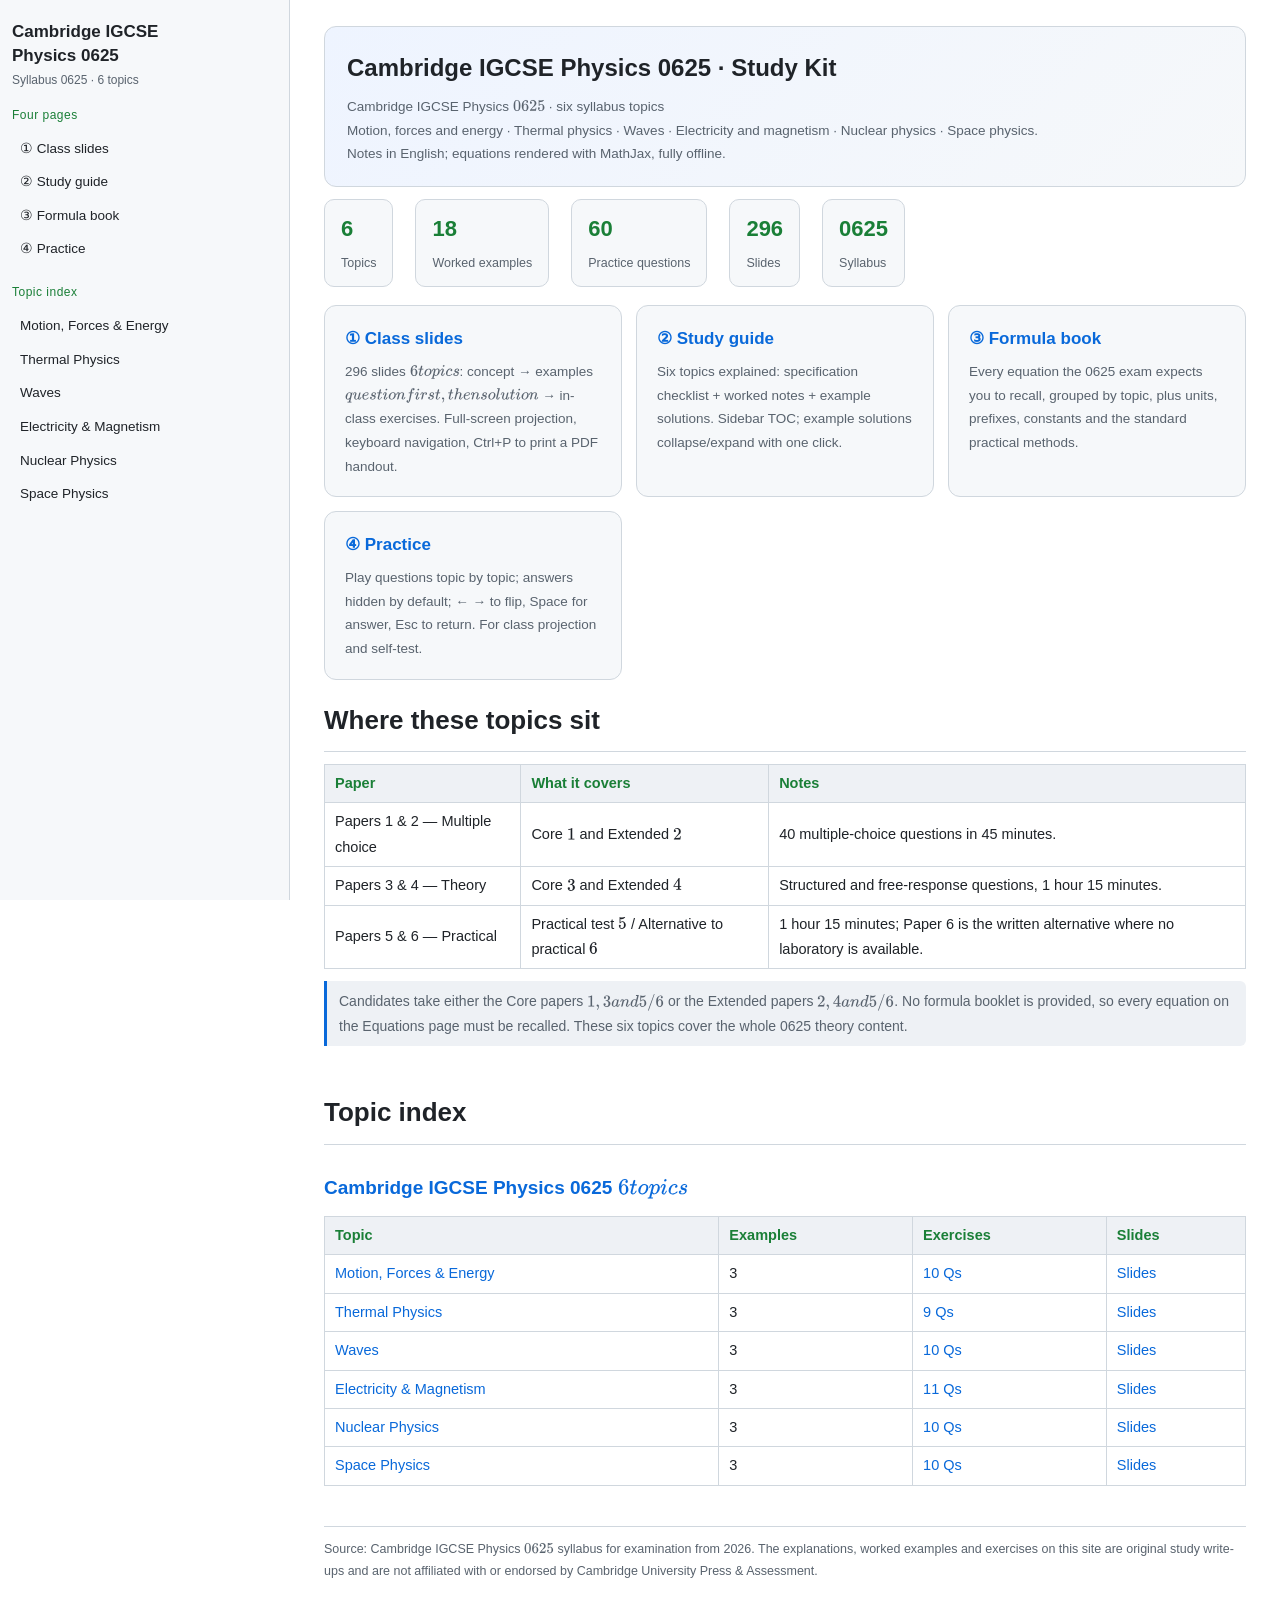
<file: index.html>
<!DOCTYPE html>
<html lang="en"><head>
<meta charset="utf-8"><meta name="viewport" content="width=device-width,initial-scale=1">
<title>Cambridge IGCSE Physics 0625 &middot; Study Kit</title>
<script>
window.MathJax = {
  tex: { inlineMath: [['$','$'], ['\(','\)']], displayMath: [['$$','$$'], ['\[','\]']] }
};
</script>
<script src="mathjax/tex-mml-svg.js" async></script>

<link rel="stylesheet" href="_theme.css">
<style>
.cards{display:grid;grid-template-columns:repeat(auto-fill,minmax(260px,1fr));gap:14px;margin:18px 0}
.card{background:var(--panel);border:1px solid var(--line);border-radius:12px;padding:18px 20px}
.card:hover{border-color:var(--acc)}
.card h3{margin:0 0 6px;color:var(--acc);font-size:17px}
.card p{color:var(--dim);font-size:13.5px;margin:4px 0 0}
.stat{display:flex;gap:22px;flex-wrap:wrap;margin:12px 0}
.stat div{background:var(--panel);border:1px solid var(--line);border-radius:10px;padding:10px 16px}
.stat b{display:block;font-size:22px;color:var(--acc2)}
.stat span{font-size:12.5px;color:var(--dim)}
</style></head>
<body>
<div class="wrap">
<div class="side">
  <h1>Cambridge IGCSE<br>Physics 0625</h1>
  <div class="sub">Syllabus 0625 &middot; 6 topics</div>
  <div class="grp">Four pages</div>
  <a class="item" href="slides.html">① Class slides</a>
  <a class="item" href="guide.html">② Study guide</a>
  <a class="item" href="formula.html">③ Formula book</a>
  <a class="item" href="practice.html">④ Practice</a>
  <div class="grp" style="margin-top:16px">Topic index</div>
  <a class="item" href="guide.html#motion_forces">Motion, Forces & Energy</a><a class="item" href="guide.html#thermal">Thermal Physics</a><a class="item" href="guide.html#waves">Waves</a><a class="item" href="guide.html#electricity">Electricity & Magnetism</a><a class="item" href="guide.html#nuclear">Nuclear Physics</a><a class="item" href="guide.html#space">Space Physics</a>
</div>
<div class="main">
<div class="hero">
<h1>Cambridge IGCSE Physics 0625 &middot; Study Kit</h1>
<div class="meta">Cambridge IGCSE Physics (0625) &middot; six syllabus topics<br>
Motion, forces and energy &middot; Thermal physics &middot; Waves &middot; Electricity and magnetism &middot; Nuclear physics &middot; Space physics.<br>
Notes in English; equations rendered with MathJax, fully offline.</div>
</div>

<div class="stat">
<div><b>6</b><span>Topics</span></div>
<div><b>18</b><span>Worked examples</span></div>
<div><b>60</b><span>Practice questions</span></div>
<div><b>296</b><span>Slides</span></div>
<div><b>0625</b><span>Syllabus</span></div>
</div>

<div class="cards">
<a class="card" href="slides.html" style="color:inherit">
  <h3>① Class slides</h3>
  <p>296 slides (6 topics): concept &rarr; examples (question first, then solution) &rarr; in-class exercises. Full-screen projection, keyboard navigation, Ctrl+P to print a PDF handout.</p>
</a>
<a class="card" href="guide.html" style="color:inherit">
  <h3>② Study guide</h3>
  <p>Six topics explained: specification checklist + worked notes + example solutions. Sidebar TOC; example solutions collapse/expand with one click.</p>
</a>
<a class="card" href="formula.html" style="color:inherit">
  <h3>③ Formula book</h3>
  <p>Every equation the 0625 exam expects you to recall, grouped by topic, plus units, prefixes, constants and the standard practical methods.</p>
</a>
<a class="card" href="practice.html" style="color:inherit">
  <h3>④ Practice</h3>
  <p>Play questions topic by topic; answers hidden by default; &larr; &rarr; to flip, Space for answer, Esc to return. For class projection and self-test.</p>
</a>
</div>

<h2>Where these topics sit</h2>
<table>
<thead><tr><th>Paper</th><th>What it covers</th><th>Notes</th></tr></thead>
<tbody>
<tr><td>Papers 1 &amp; 2 &mdash; Multiple choice</td><td>Core (1) and Extended (2)</td><td>40 multiple-choice questions in 45 minutes.</td></tr>
<tr><td>Papers 3 &amp; 4 &mdash; Theory</td><td>Core (3) and Extended (4)</td><td>Structured and free-response questions, 1 hour 15 minutes.</td></tr>
<tr><td>Papers 5 &amp; 6 &mdash; Practical</td><td>Practical test (5) / Alternative to practical (6)</td><td>1 hour 15 minutes; Paper 6 is the written alternative where no laboratory is available.</td></tr>
</tbody></table>
<p class="note">Candidates take either the Core papers (1, 3 and 5/6) or the Extended papers (2, 4 and 5/6). No formula booklet is provided, so every equation on the Equations page must be recalled. These six topics cover the whole 0625 theory content.</p>

<h2>Topic index</h2>
<h3>Cambridge IGCSE Physics 0625 (6 topics)</h3><table><thead><tr><th>Topic</th><th>Examples</th><th>Exercises</th><th>Slides</th></tr></thead><tbody><tr><td><a href="guide.html#motion_forces">Motion, Forces & Energy</a></td><td>3</td><td><a href="practice.html" onclick="sessionStorage.setItem('deck','motion_forces')">10 Qs</a></td><td><a href="slides.html" onclick="sessionStorage.setItem('deck','motion_forces')">Slides</a></td></tr><tr><td><a href="guide.html#thermal">Thermal Physics</a></td><td>3</td><td><a href="practice.html" onclick="sessionStorage.setItem('deck','thermal')">9 Qs</a></td><td><a href="slides.html" onclick="sessionStorage.setItem('deck','thermal')">Slides</a></td></tr><tr><td><a href="guide.html#waves">Waves</a></td><td>3</td><td><a href="practice.html" onclick="sessionStorage.setItem('deck','waves')">10 Qs</a></td><td><a href="slides.html" onclick="sessionStorage.setItem('deck','waves')">Slides</a></td></tr><tr><td><a href="guide.html#electricity">Electricity & Magnetism</a></td><td>3</td><td><a href="practice.html" onclick="sessionStorage.setItem('deck','electricity')">11 Qs</a></td><td><a href="slides.html" onclick="sessionStorage.setItem('deck','electricity')">Slides</a></td></tr><tr><td><a href="guide.html#nuclear">Nuclear Physics</a></td><td>3</td><td><a href="practice.html" onclick="sessionStorage.setItem('deck','nuclear')">10 Qs</a></td><td><a href="slides.html" onclick="sessionStorage.setItem('deck','nuclear')">Slides</a></td></tr><tr><td><a href="guide.html#space">Space Physics</a></td><td>3</td><td><a href="practice.html" onclick="sessionStorage.setItem('deck','space')">10 Qs</a></td><td><a href="slides.html" onclick="sessionStorage.setItem('deck','space')">Slides</a></td></tr></tbody></table>

<div class="footer">
Source: Cambridge IGCSE Physics (0625) syllabus for examination from 2026. The explanations, worked examples and exercises on this site are original study write-ups and are not affiliated with or endorsed by Cambridge University Press &amp; Assessment.
</div>
</div></div>
</body></html>
</file>
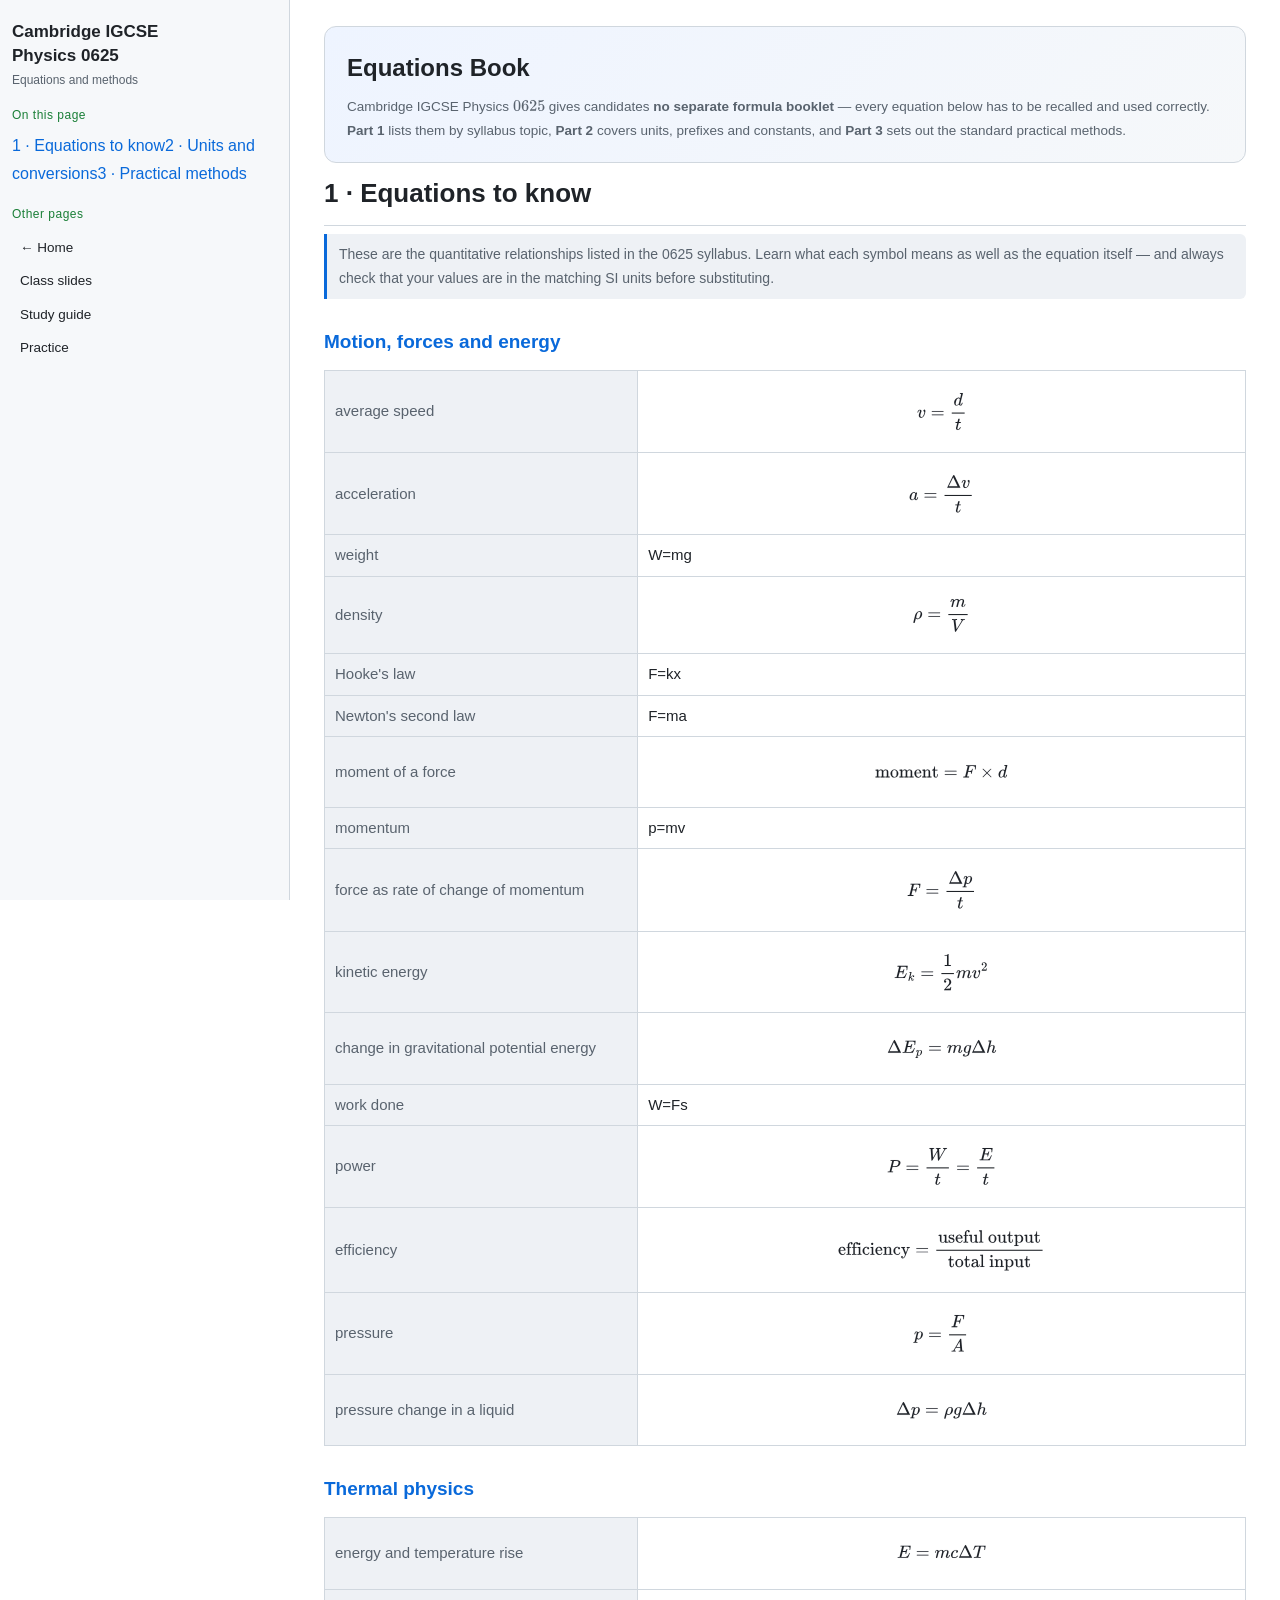
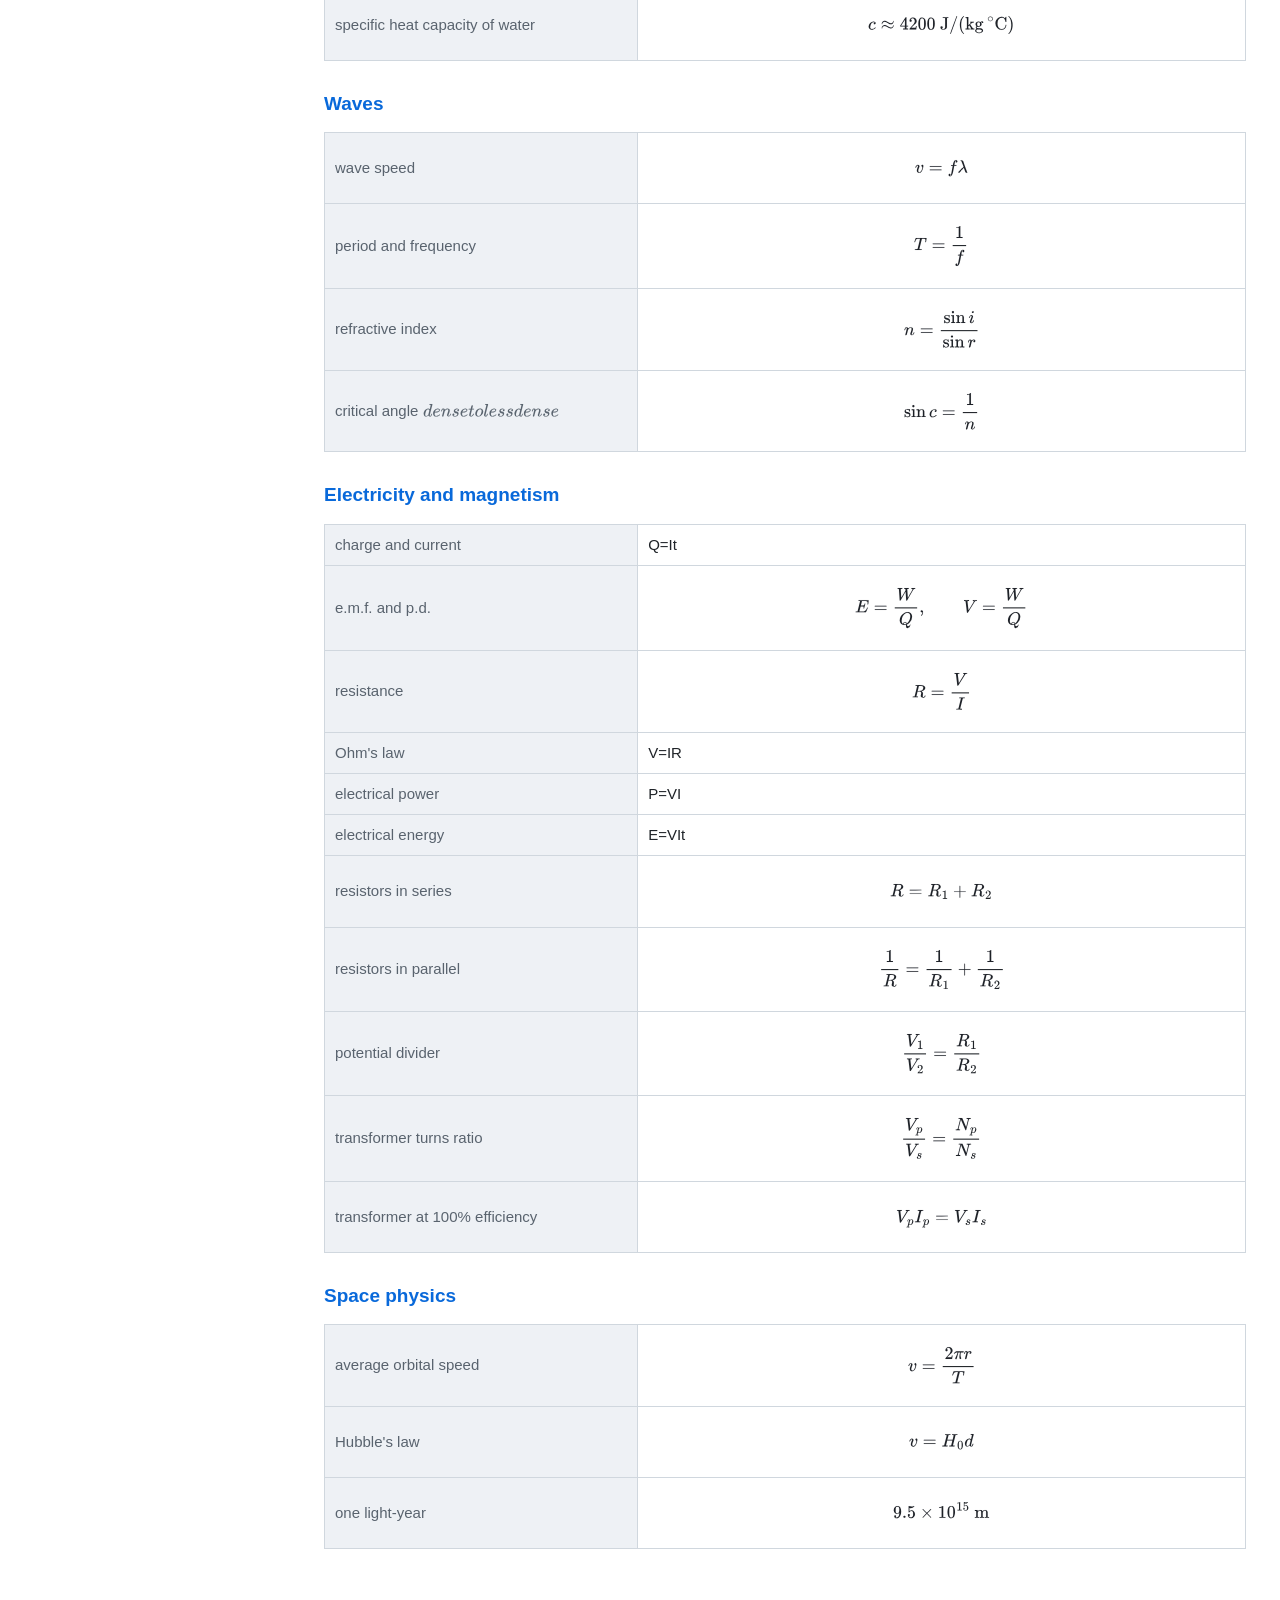
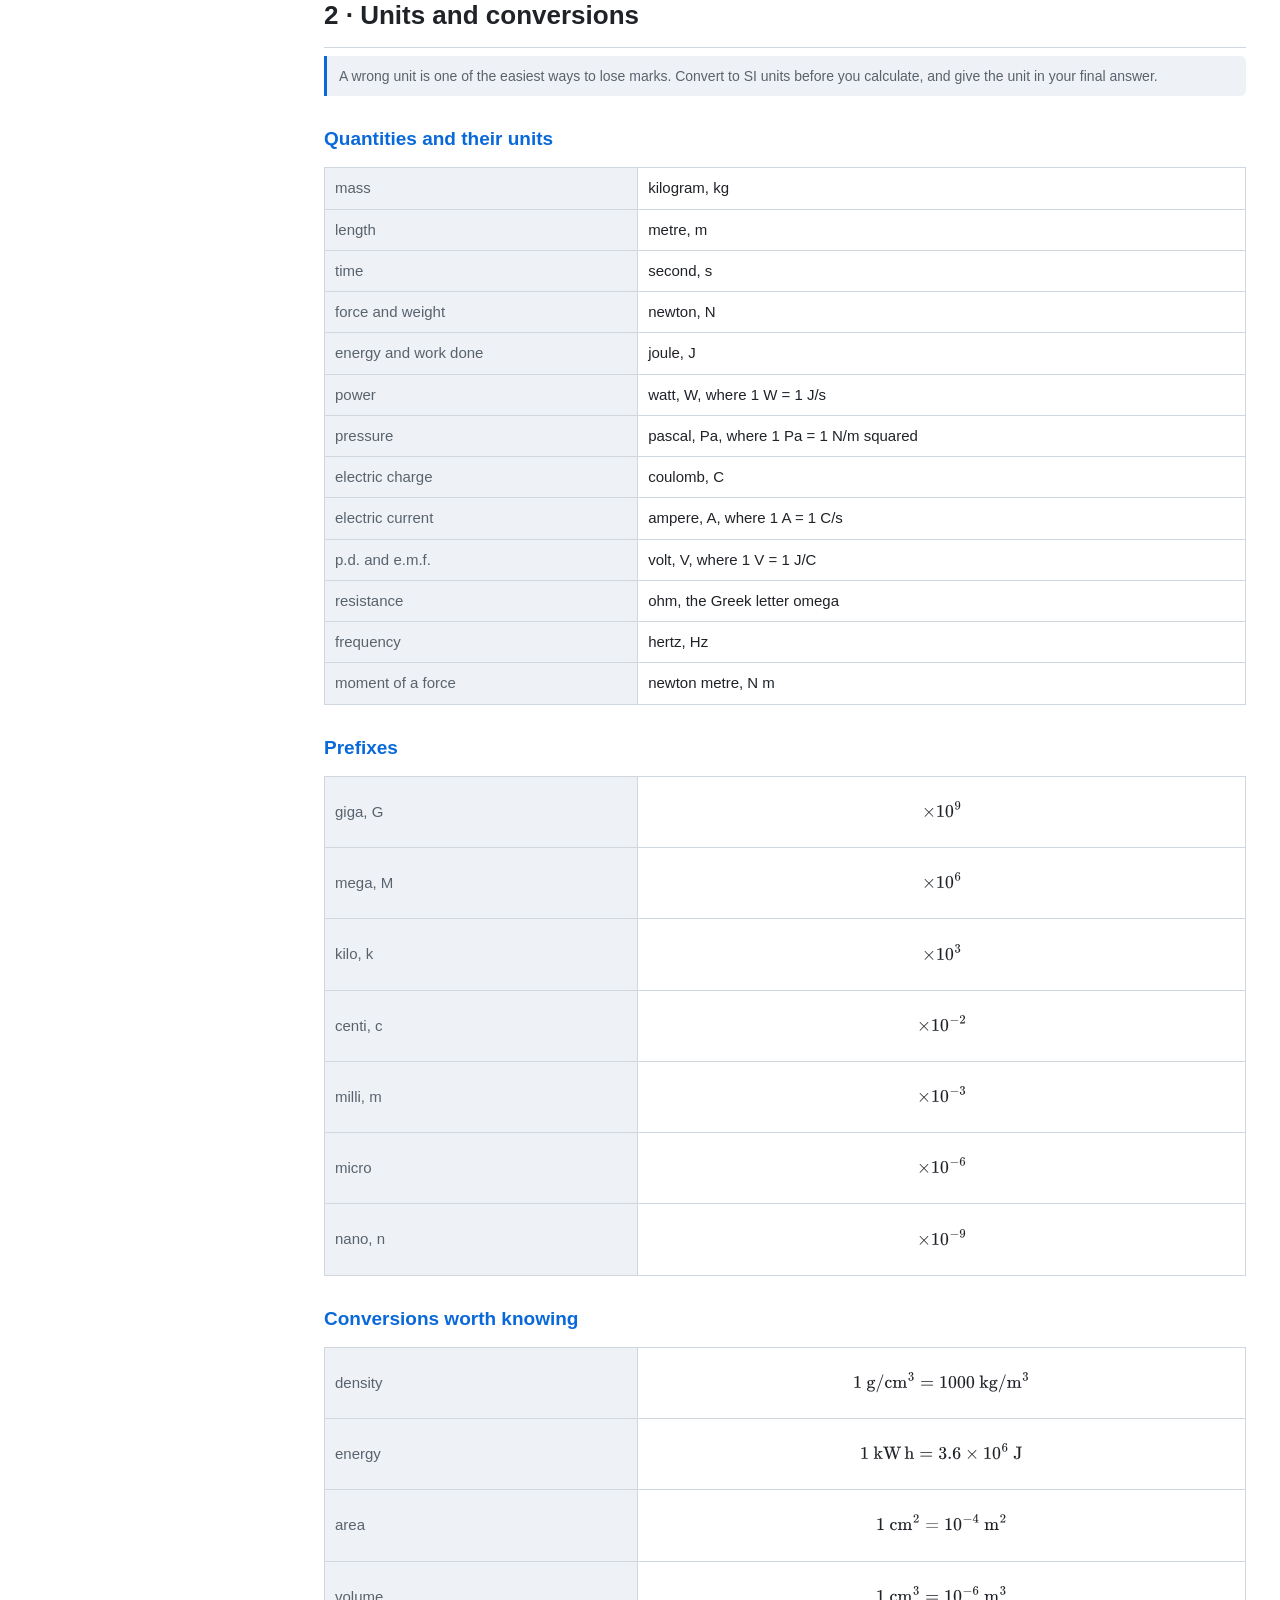
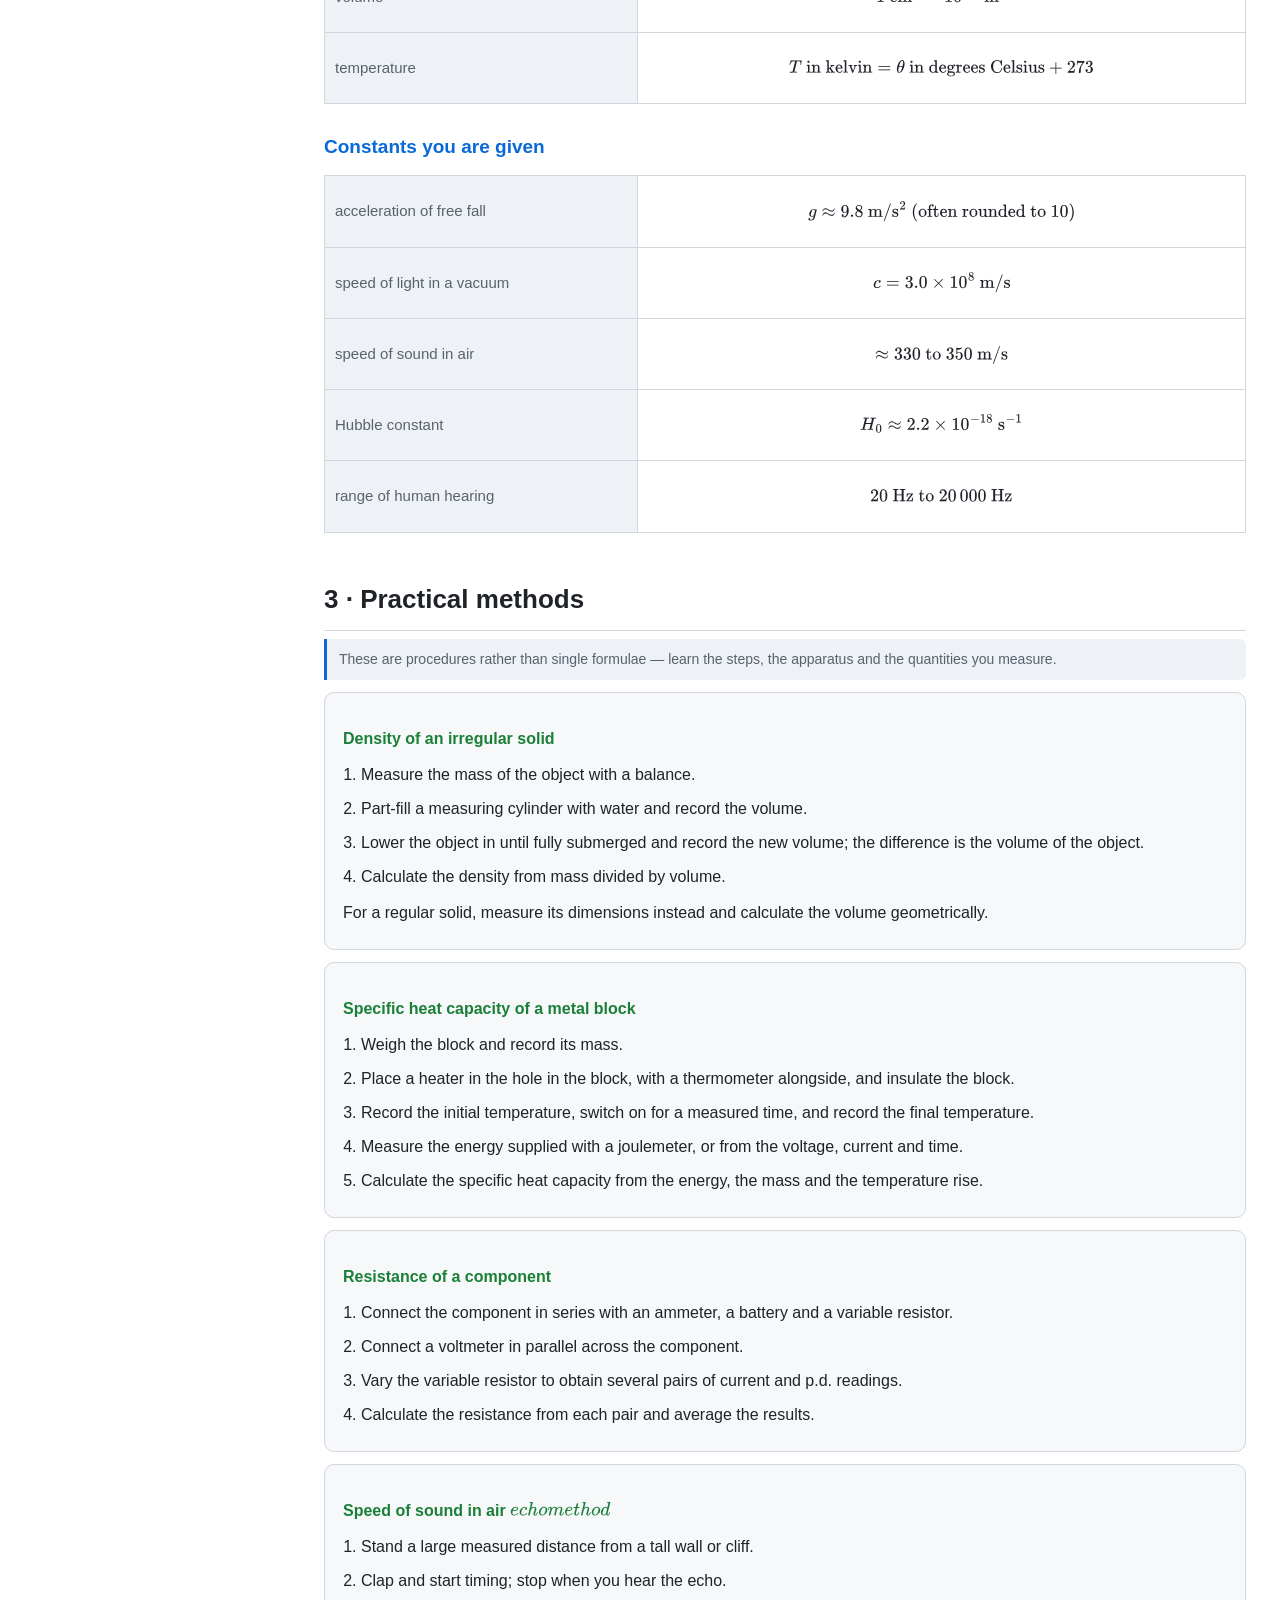
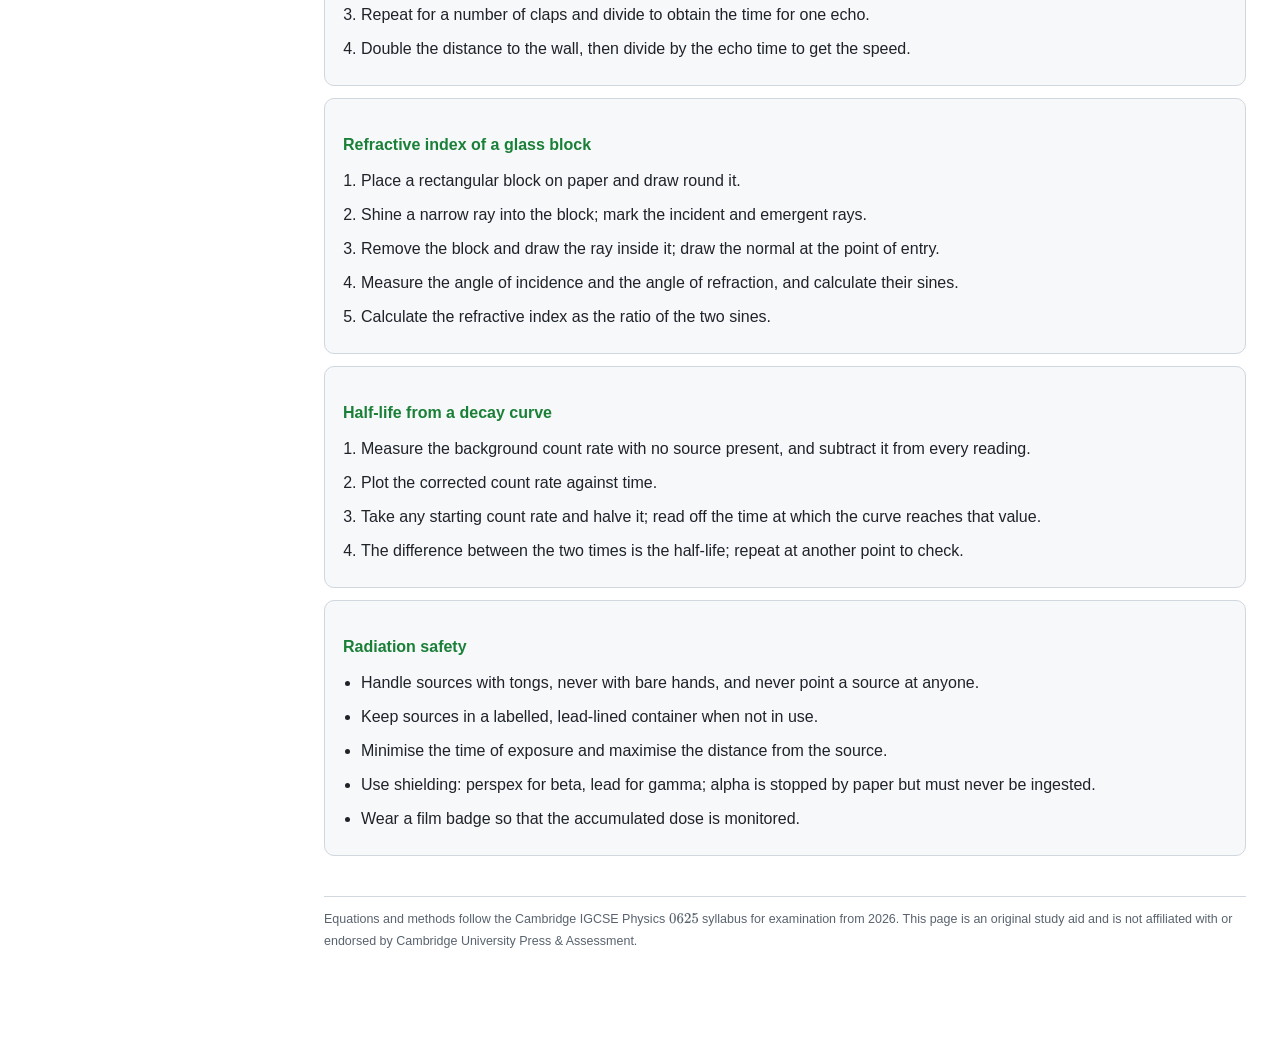
<file: formula.html>
<!DOCTYPE html>
<html lang="en"><head>
<meta charset="utf-8"><meta name="viewport" content="width=device-width,initial-scale=1">
<title>Cambridge IGCSE Physics 0625 &middot; Equations Book</title>
<script>
window.MathJax = {
  tex: { inlineMath: [['$','$'], ['\(','\)']], displayMath: [['$$','$$'], ['\[','\]']] }
};
</script>
<script src="mathjax/tex-mml-svg.js" async></script>

<link rel="stylesheet" href="_theme.css">
<style>
table.fx{width:100%;font-size:15px}
table.fx td{border:1px solid var(--line);padding:7px 10px;vertical-align:middle}
table.fx td.lb{width:34%;color:var(--dim);background:var(--panel2)}
.tocbar{display:flex;gap:10px;flex-wrap:wrap;margin:10px 0 18px}
.tocbar a{background:var(--panel2);border:1px solid var(--line);border-radius:6px;padding:5px 10px;font-size:13px}
.method{background:var(--panel);border:1px solid var(--line);border-radius:10px;padding:14px 18px;margin:12px 0}
.method ol{margin-left:18px}
.method ul{margin-left:18px}
.method li{margin:6px 0}
</style></head>
<body>
<div class="wrap">
<div class="side">
  <h1>Cambridge IGCSE<br>Physics 0625</h1>
  <div class="sub">Equations and methods</div>
  <div class="grp">On this page</div>
  <a href="#recall">1 · Equations to know</a><a href="#units">2 · Units and conversions</a><a href="#methods">3 · Practical methods</a>
  <div class="grp" style="margin-top:16px">Other pages</div>
  <a class="item" href="index.html">&larr; Home</a>
  <a class="item" href="slides.html">Class slides</a>
  <a class="item" href="guide.html">Study guide</a>
  <a class="item" href="practice.html">Practice</a>
</div>
<div class="main">
<div class="hero">
<h1>Equations Book</h1>
<div class="meta">
Cambridge IGCSE Physics (0625) gives candidates <b>no separate formula booklet</b> &mdash; every equation below has to be recalled and used correctly.
<b>Part 1</b> lists them by syllabus topic, <b>Part 2</b> covers units, prefixes and constants, and <b>Part 3</b> sets out the standard practical methods.
</div>
</div>

<h2 id="recall">1 &middot; Equations to know</h2>
<p class="note">These are the quantitative relationships listed in the 0625 syllabus. Learn what each symbol means as well as the equation itself &mdash; and always check that your values are in the matching SI units before substituting.</p>
<h3>Motion, forces and energy</h3><table class="fx"><tbody><tr><td class="lb">average speed</td><td>$$v=\frac{d}{t}$$</td></tr><tr><td class="lb">acceleration</td><td>$$a=\frac{\Delta v}{t}$$</td></tr><tr><td class="lb">weight</td><td>W=mg</td></tr><tr><td class="lb">density</td><td>$$\rho=\frac{m}{V}$$</td></tr><tr><td class="lb">Hooke's law</td><td>F=kx</td></tr><tr><td class="lb">Newton's second law</td><td>F=ma</td></tr><tr><td class="lb">moment of a force</td><td>$$\text{moment}=F\times d$$</td></tr><tr><td class="lb">momentum</td><td>p=mv</td></tr><tr><td class="lb">force as rate of change of momentum</td><td>$$F=\frac{\Delta p}{t}$$</td></tr><tr><td class="lb">kinetic energy</td><td>$$E_k=\frac{1}{2}mv^{2}$$</td></tr><tr><td class="lb">change in gravitational potential energy</td><td>$$\Delta E_p=mg\Delta h$$</td></tr><tr><td class="lb">work done</td><td>W=Fs</td></tr><tr><td class="lb">power</td><td>$$P=\frac{W}{t}=\frac{E}{t}$$</td></tr><tr><td class="lb">efficiency</td><td>$$\text{efficiency}=\frac{\text{useful output}}{\text{total input}}$$</td></tr><tr><td class="lb">pressure</td><td>$$p=\frac{F}{A}$$</td></tr><tr><td class="lb">pressure change in a liquid</td><td>$$\Delta p=\rho g\Delta h$$</td></tr></tbody></table><h3>Thermal physics</h3><table class="fx"><tbody><tr><td class="lb">energy and temperature rise</td><td>$$E=mc\Delta T$$</td></tr><tr><td class="lb">specific heat capacity of water</td><td>$$c\approx 4200\ \mathrm{J/(kg\,^{\circ}C)}$$</td></tr></tbody></table><h3>Waves</h3><table class="fx"><tbody><tr><td class="lb">wave speed</td><td>$$v=f\lambda$$</td></tr><tr><td class="lb">period and frequency</td><td>$$T=\frac{1}{f}$$</td></tr><tr><td class="lb">refractive index</td><td>$$n=\frac{\sin i}{\sin r}$$</td></tr><tr><td class="lb">critical angle (dense to less dense)</td><td>$$\sin c=\frac{1}{n}$$</td></tr></tbody></table><h3>Electricity and magnetism</h3><table class="fx"><tbody><tr><td class="lb">charge and current</td><td>Q=It</td></tr><tr><td class="lb">e.m.f. and p.d.</td><td>$$E=\frac{W}{Q},\qquad V=\frac{W}{Q}$$</td></tr><tr><td class="lb">resistance</td><td>$$R=\frac{V}{I}$$</td></tr><tr><td class="lb">Ohm's law</td><td>V=IR</td></tr><tr><td class="lb">electrical power</td><td>P=VI</td></tr><tr><td class="lb">electrical energy</td><td>E=VIt</td></tr><tr><td class="lb">resistors in series</td><td>$$R=R_1+R_2$$</td></tr><tr><td class="lb">resistors in parallel</td><td>$$\frac{1}{R}=\frac{1}{R_1}+\frac{1}{R_2}$$</td></tr><tr><td class="lb">potential divider</td><td>$$\frac{V_1}{V_2}=\frac{R_1}{R_2}$$</td></tr><tr><td class="lb">transformer turns ratio</td><td>$$\frac{V_p}{V_s}=\frac{N_p}{N_s}$$</td></tr><tr><td class="lb">transformer at 100% efficiency</td><td>$$V_p I_p=V_s I_s$$</td></tr></tbody></table><h3>Space physics</h3><table class="fx"><tbody><tr><td class="lb">average orbital speed</td><td>$$v=\frac{2\pi r}{T}$$</td></tr><tr><td class="lb">Hubble's law</td><td>$$v=H_0 d$$</td></tr><tr><td class="lb">one light-year</td><td>$$9.5\times 10^{15}\ \mathrm{m}$$</td></tr></tbody></table>

<h2 id="units">2 &middot; Units and conversions</h2>
<p class="note">A wrong unit is one of the easiest ways to lose marks. Convert to SI units before you calculate, and give the unit in your final answer.</p>
<h3>Quantities and their units</h3><table class="fx"><tbody><tr><td class="lb">mass</td><td>kilogram, kg</td></tr><tr><td class="lb">length</td><td>metre, m</td></tr><tr><td class="lb">time</td><td>second, s</td></tr><tr><td class="lb">force and weight</td><td>newton, N</td></tr><tr><td class="lb">energy and work done</td><td>joule, J</td></tr><tr><td class="lb">power</td><td>watt, W, where 1 W = 1 J/s</td></tr><tr><td class="lb">pressure</td><td>pascal, Pa, where 1 Pa = 1 N/m squared</td></tr><tr><td class="lb">electric charge</td><td>coulomb, C</td></tr><tr><td class="lb">electric current</td><td>ampere, A, where 1 A = 1 C/s</td></tr><tr><td class="lb">p.d. and e.m.f.</td><td>volt, V, where 1 V = 1 J/C</td></tr><tr><td class="lb">resistance</td><td>ohm, the Greek letter omega</td></tr><tr><td class="lb">frequency</td><td>hertz, Hz</td></tr><tr><td class="lb">moment of a force</td><td>newton metre, N m</td></tr></tbody></table><h3>Prefixes</h3><table class="fx"><tbody><tr><td class="lb">giga, G</td><td>$$\times 10^{9}$$</td></tr><tr><td class="lb">mega, M</td><td>$$\times 10^{6}$$</td></tr><tr><td class="lb">kilo, k</td><td>$$\times 10^{3}$$</td></tr><tr><td class="lb">centi, c</td><td>$$\times 10^{-2}$$</td></tr><tr><td class="lb">milli, m</td><td>$$\times 10^{-3}$$</td></tr><tr><td class="lb">micro</td><td>$$\times 10^{-6}$$</td></tr><tr><td class="lb">nano, n</td><td>$$\times 10^{-9}$$</td></tr></tbody></table><h3>Conversions worth knowing</h3><table class="fx"><tbody><tr><td class="lb">density</td><td>$$1\ \mathrm{g/cm^{3}} = 1000\ \mathrm{kg/m^{3}}$$</td></tr><tr><td class="lb">energy</td><td>$$1\ \mathrm{kW\,h} = 3.6\times 10^{6}\ \mathrm{J}$$</td></tr><tr><td class="lb">area</td><td>$$1\ \mathrm{cm^{2}} = 10^{-4}\ \mathrm{m^{2}}$$</td></tr><tr><td class="lb">volume</td><td>$$1\ \mathrm{cm^{3}} = 10^{-6}\ \mathrm{m^{3}}$$</td></tr><tr><td class="lb">temperature</td><td>$$T\ \text{in kelvin} = \theta\ \text{in degrees Celsius} + 273$$</td></tr></tbody></table><h3>Constants you are given</h3><table class="fx"><tbody><tr><td class="lb">acceleration of free fall</td><td>$$g\approx 9.8\ \mathrm{m/s^{2}}\ (\text{often rounded to }10)$$</td></tr><tr><td class="lb">speed of light in a vacuum</td><td>$$c = 3.0\times 10^{8}\ \mathrm{m/s}$$</td></tr><tr><td class="lb">speed of sound in air</td><td>$$\approx 330\ \text{to}\ 350\ \mathrm{m/s}$$</td></tr><tr><td class="lb">Hubble constant</td><td>$$H_0\approx 2.2\times 10^{-18}\ \mathrm{s^{-1}}$$</td></tr><tr><td class="lb">range of human hearing</td><td>$$20\ \mathrm{Hz}\ \text{to}\ 20\,000\ \mathrm{Hz}$$</td></tr></tbody></table>

<h2 id="methods">3 &middot; Practical methods</h2>
<p class="note">These are procedures rather than single formulae &mdash; learn the steps, the apparatus and the quantities you measure.</p>

<div class="method">
<h4>Density of an irregular solid</h4>
<ol>
<li>Measure the mass of the object with a balance.</li>
<li>Part-fill a measuring cylinder with water and record the volume.</li>
<li>Lower the object in until fully submerged and record the new volume; the difference is the volume of the object.</li>
<li>Calculate the density from mass divided by volume.</li>
</ol>
<p>For a regular solid, measure its dimensions instead and calculate the volume geometrically.</p>
</div>

<div class="method">
<h4>Specific heat capacity of a metal block</h4>
<ol>
<li>Weigh the block and record its mass.</li>
<li>Place a heater in the hole in the block, with a thermometer alongside, and insulate the block.</li>
<li>Record the initial temperature, switch on for a measured time, and record the final temperature.</li>
<li>Measure the energy supplied with a joulemeter, or from the voltage, current and time.</li>
<li>Calculate the specific heat capacity from the energy, the mass and the temperature rise.</li>
</ol>
</div>

<div class="method">
<h4>Resistance of a component</h4>
<ol>
<li>Connect the component in series with an ammeter, a battery and a variable resistor.</li>
<li>Connect a voltmeter in parallel across the component.</li>
<li>Vary the variable resistor to obtain several pairs of current and p.d. readings.</li>
<li>Calculate the resistance from each pair and average the results.</li>
</ol>
</div>

<div class="method">
<h4>Speed of sound in air (echo method)</h4>
<ol>
<li>Stand a large measured distance from a tall wall or cliff.</li>
<li>Clap and start timing; stop when you hear the echo.</li>
<li>Repeat for a number of claps and divide to obtain the time for one echo.</li>
<li>Double the distance to the wall, then divide by the echo time to get the speed.</li>
</ol>
</div>

<div class="method">
<h4>Refractive index of a glass block</h4>
<ol>
<li>Place a rectangular block on paper and draw round it.</li>
<li>Shine a narrow ray into the block; mark the incident and emergent rays.</li>
<li>Remove the block and draw the ray inside it; draw the normal at the point of entry.</li>
<li>Measure the angle of incidence and the angle of refraction, and calculate their sines.</li>
<li>Calculate the refractive index as the ratio of the two sines.</li>
</ol>
</div>

<div class="method">
<h4>Half-life from a decay curve</h4>
<ol>
<li>Measure the background count rate with no source present, and subtract it from every reading.</li>
<li>Plot the corrected count rate against time.</li>
<li>Take any starting count rate and halve it; read off the time at which the curve reaches that value.</li>
<li>The difference between the two times is the half-life; repeat at another point to check.</li>
</ol>
</div>

<div class="method">
<h4>Radiation safety</h4>
<ul>
<li>Handle sources with tongs, never with bare hands, and never point a source at anyone.</li>
<li>Keep sources in a labelled, lead-lined container when not in use.</li>
<li>Minimise the time of exposure and maximise the distance from the source.</li>
<li>Use shielding: perspex for beta, lead for gamma; alpha is stopped by paper but must never be ingested.</li>
<li>Wear a film badge so that the accumulated dose is monitored.</li>
</ul>
</div>

<div class="footer">
Equations and methods follow the Cambridge IGCSE Physics (0625) syllabus for examination from 2026.
This page is an original study aid and is not affiliated with or endorsed by Cambridge University Press &amp; Assessment.
</div>
</div></div>
</body></html>
</file>
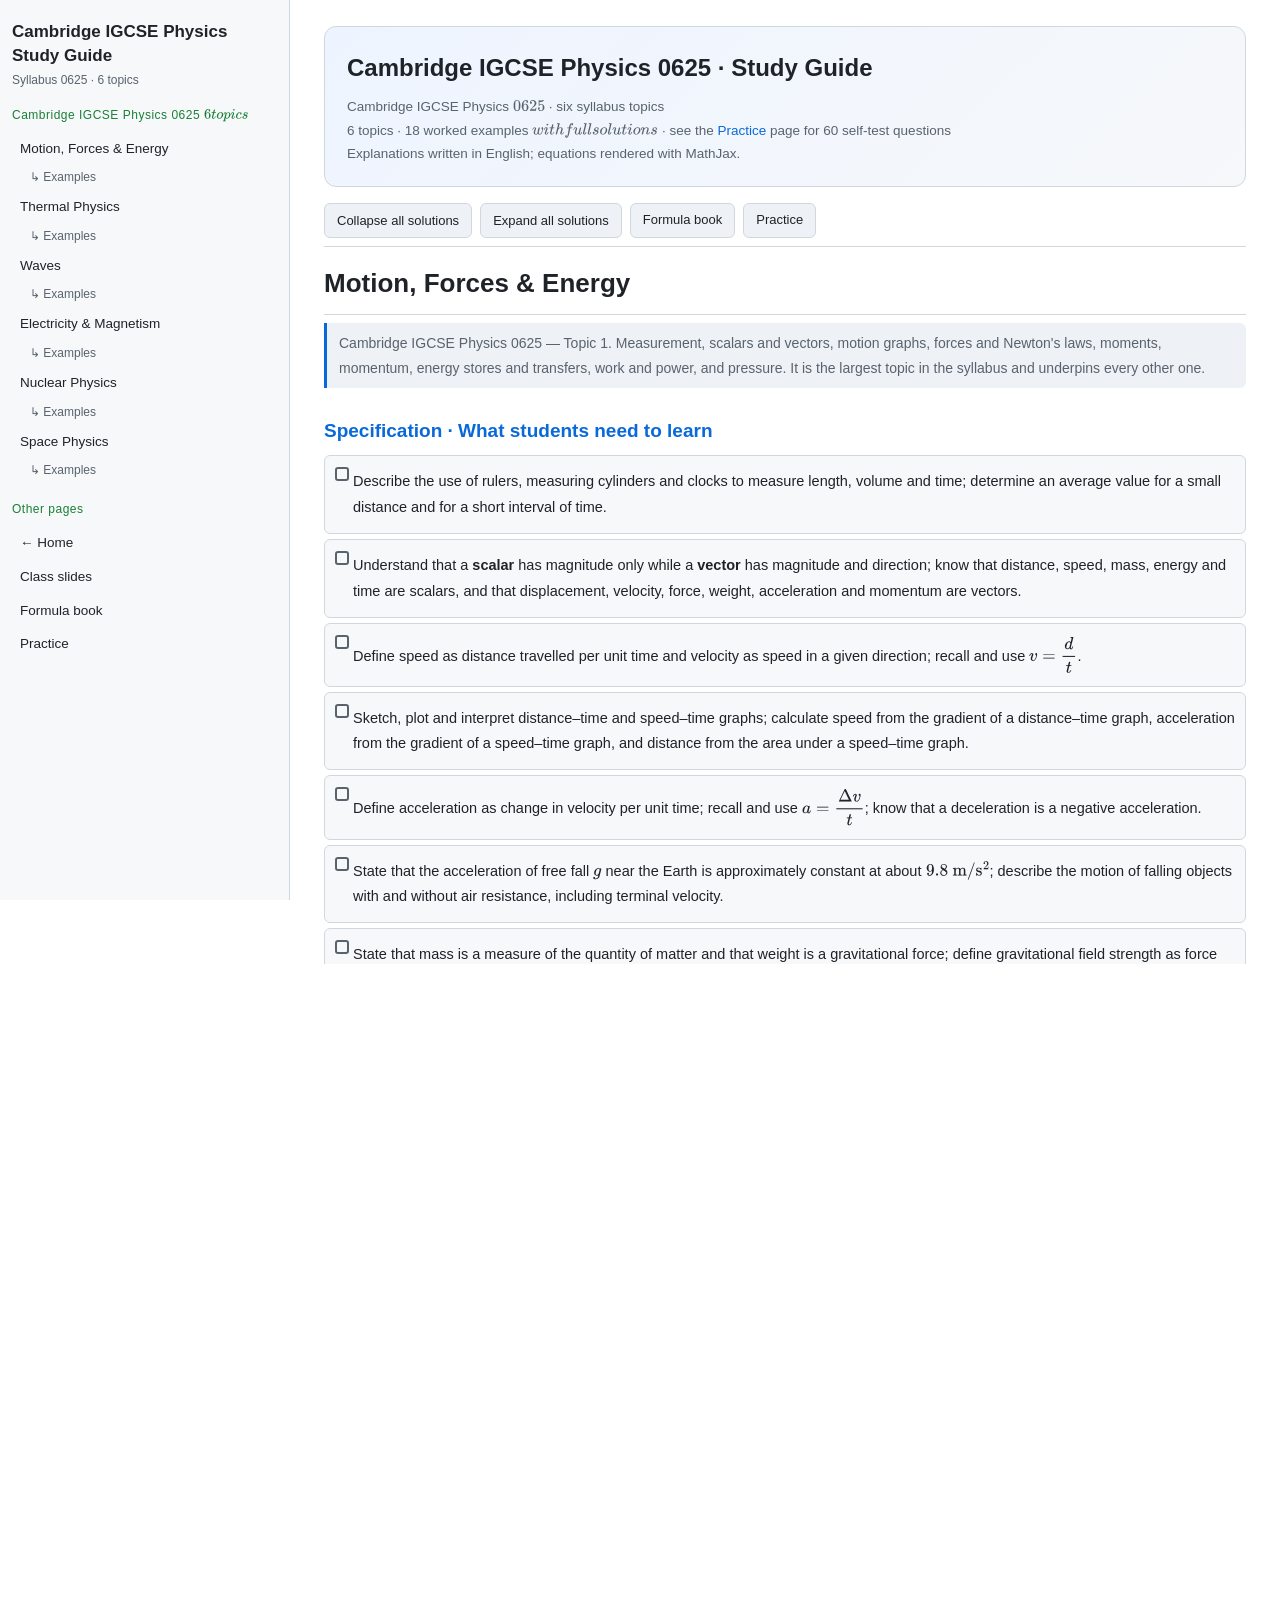
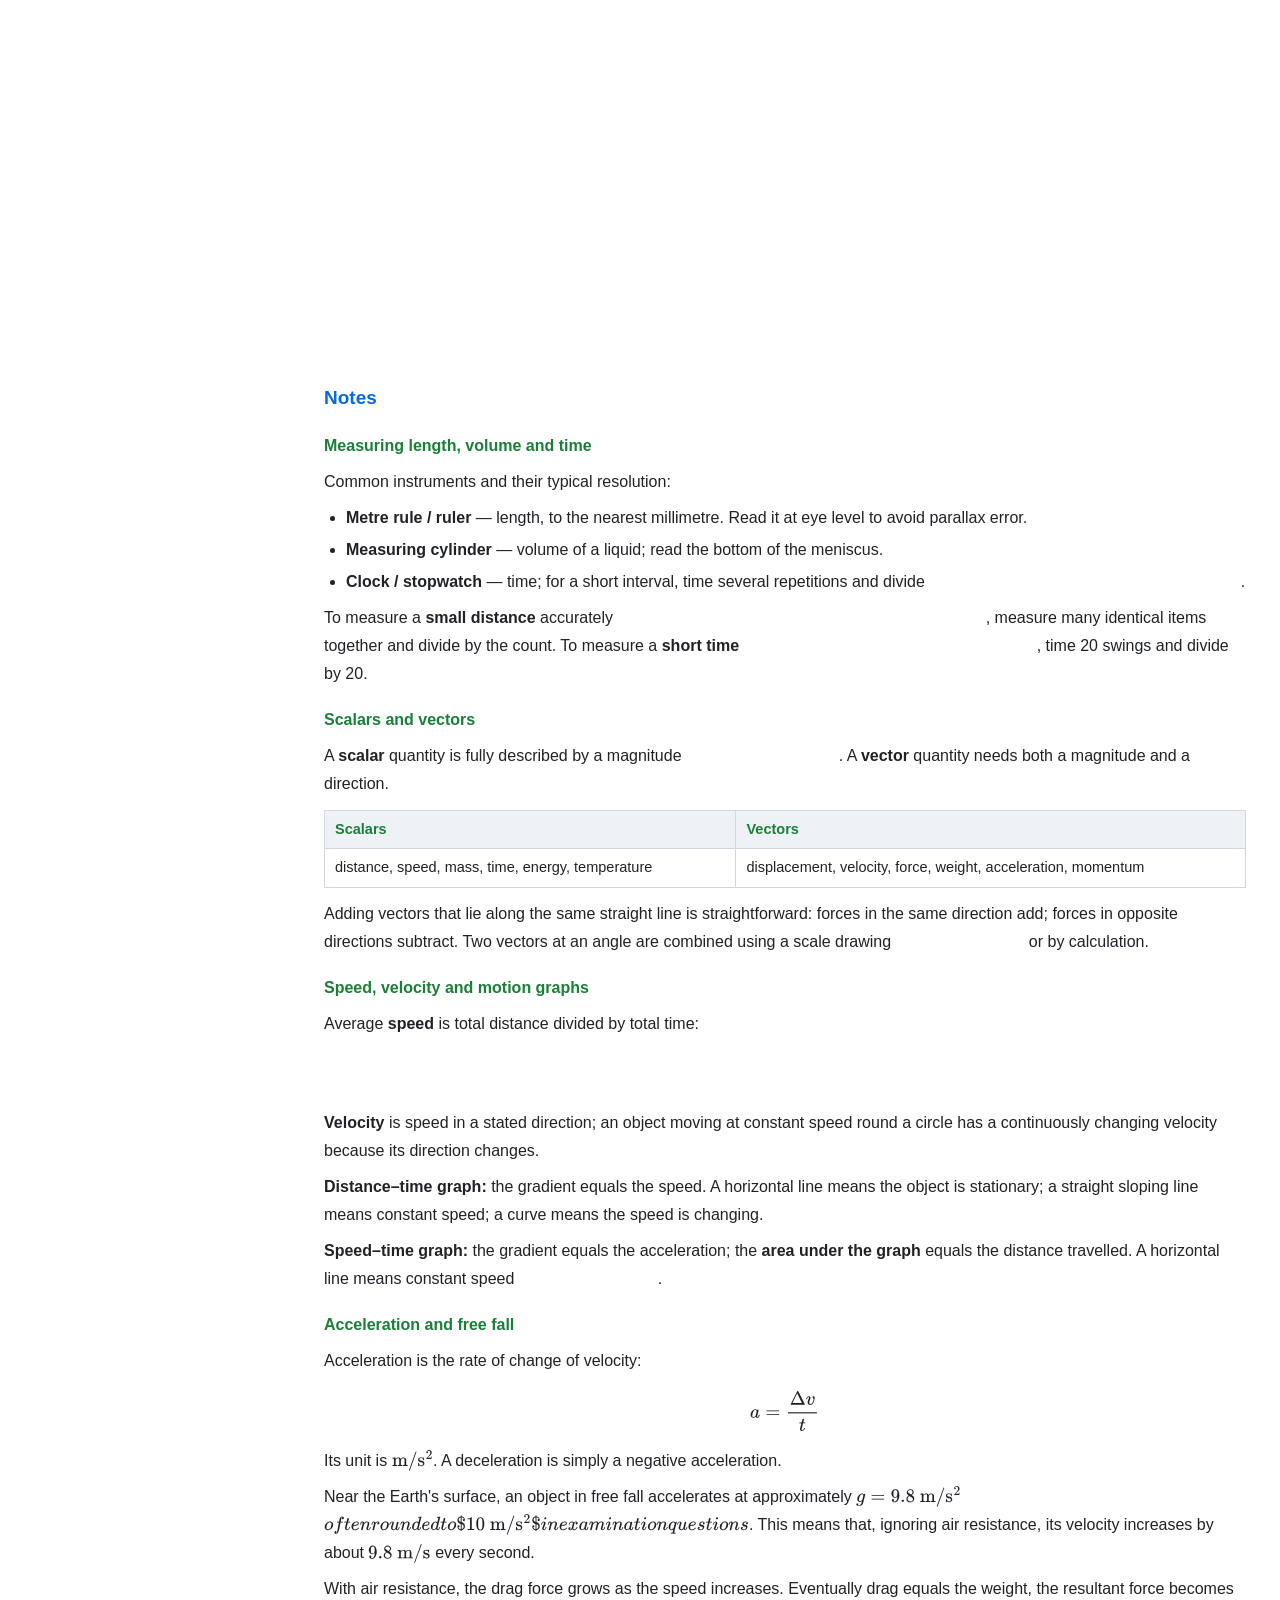
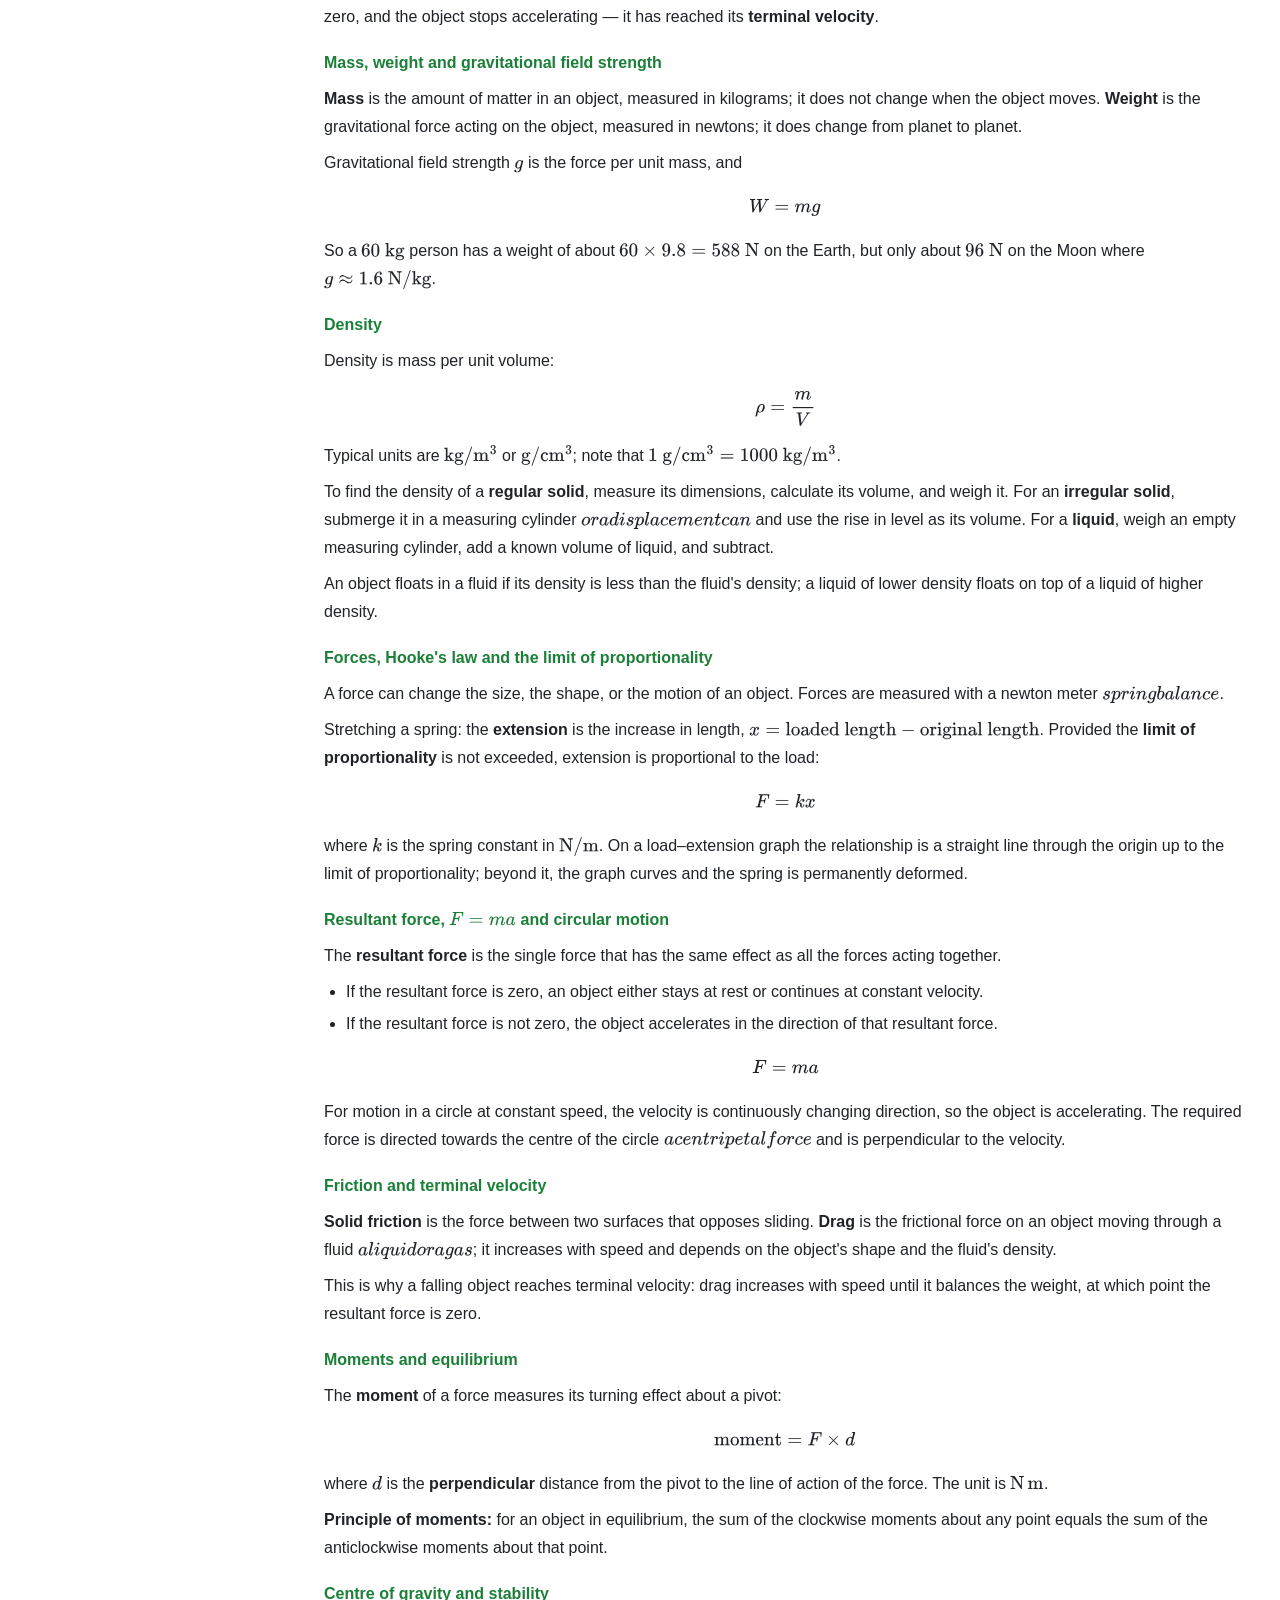
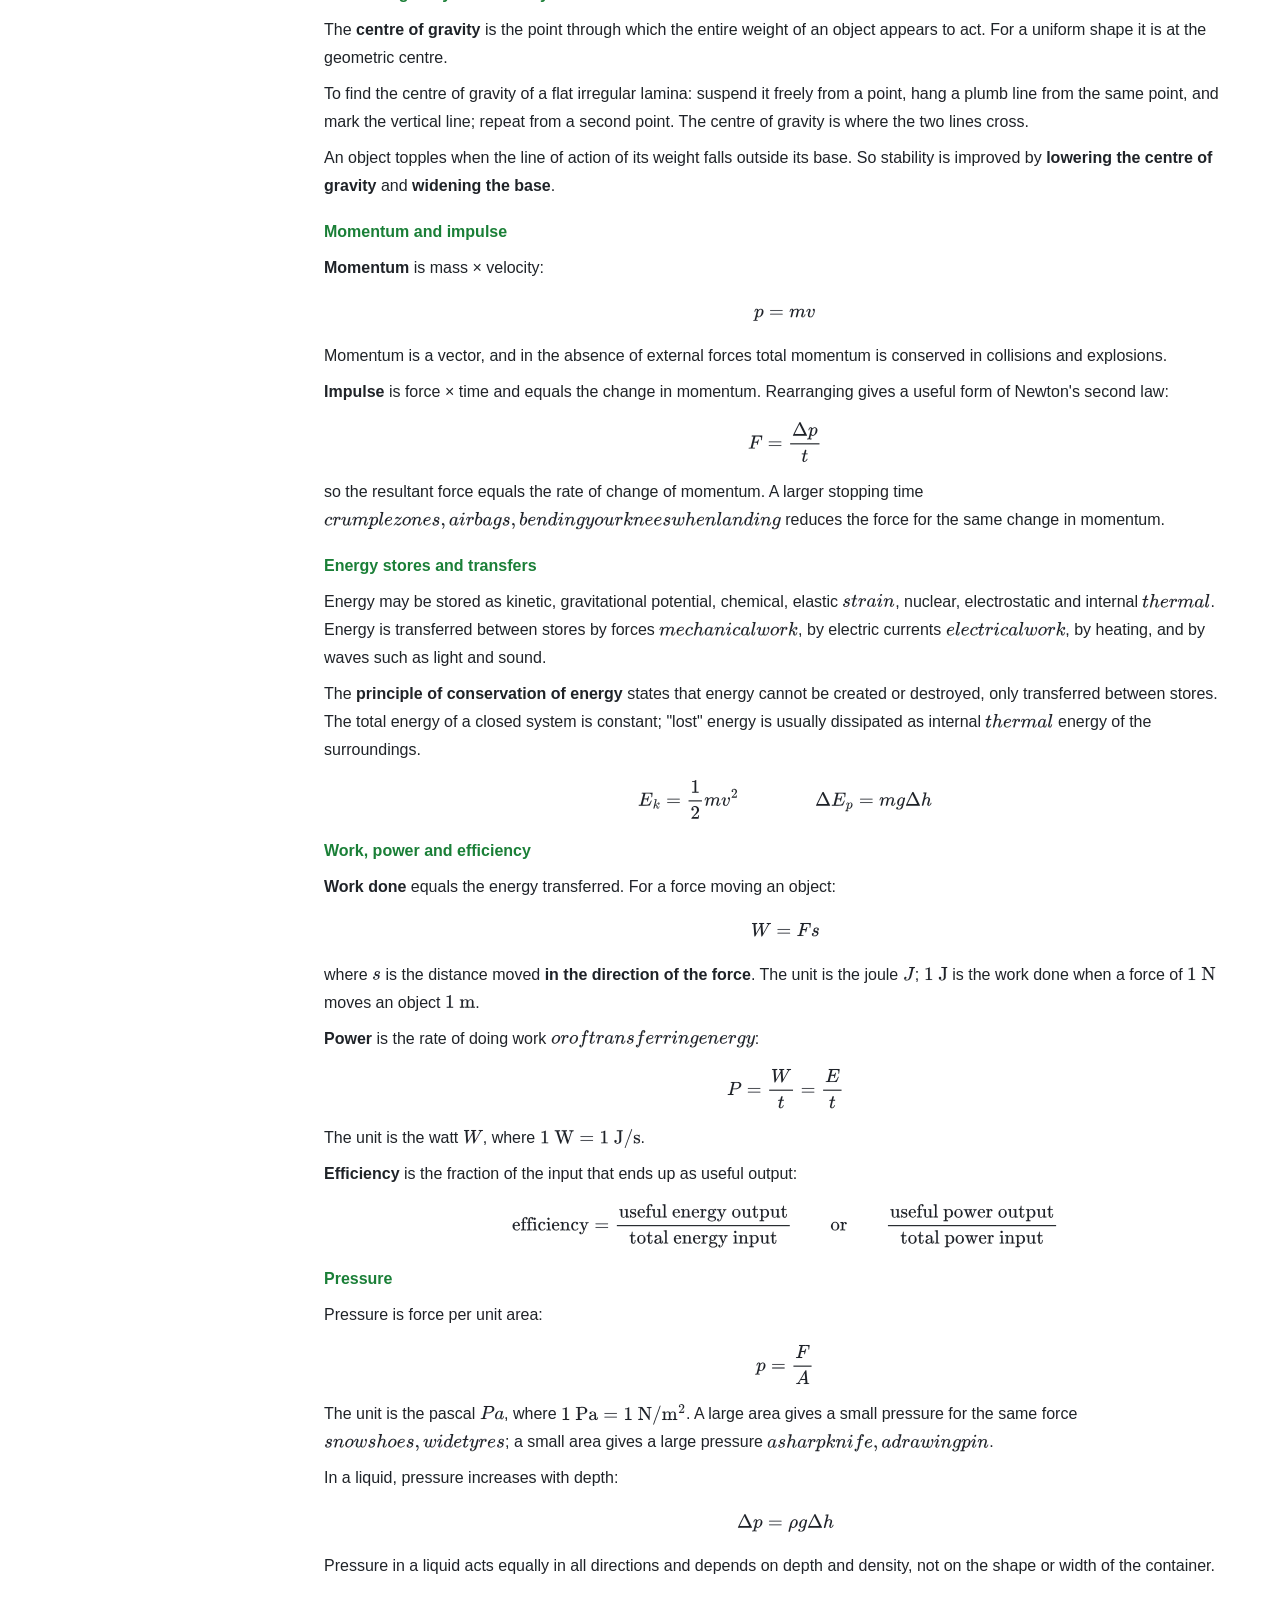
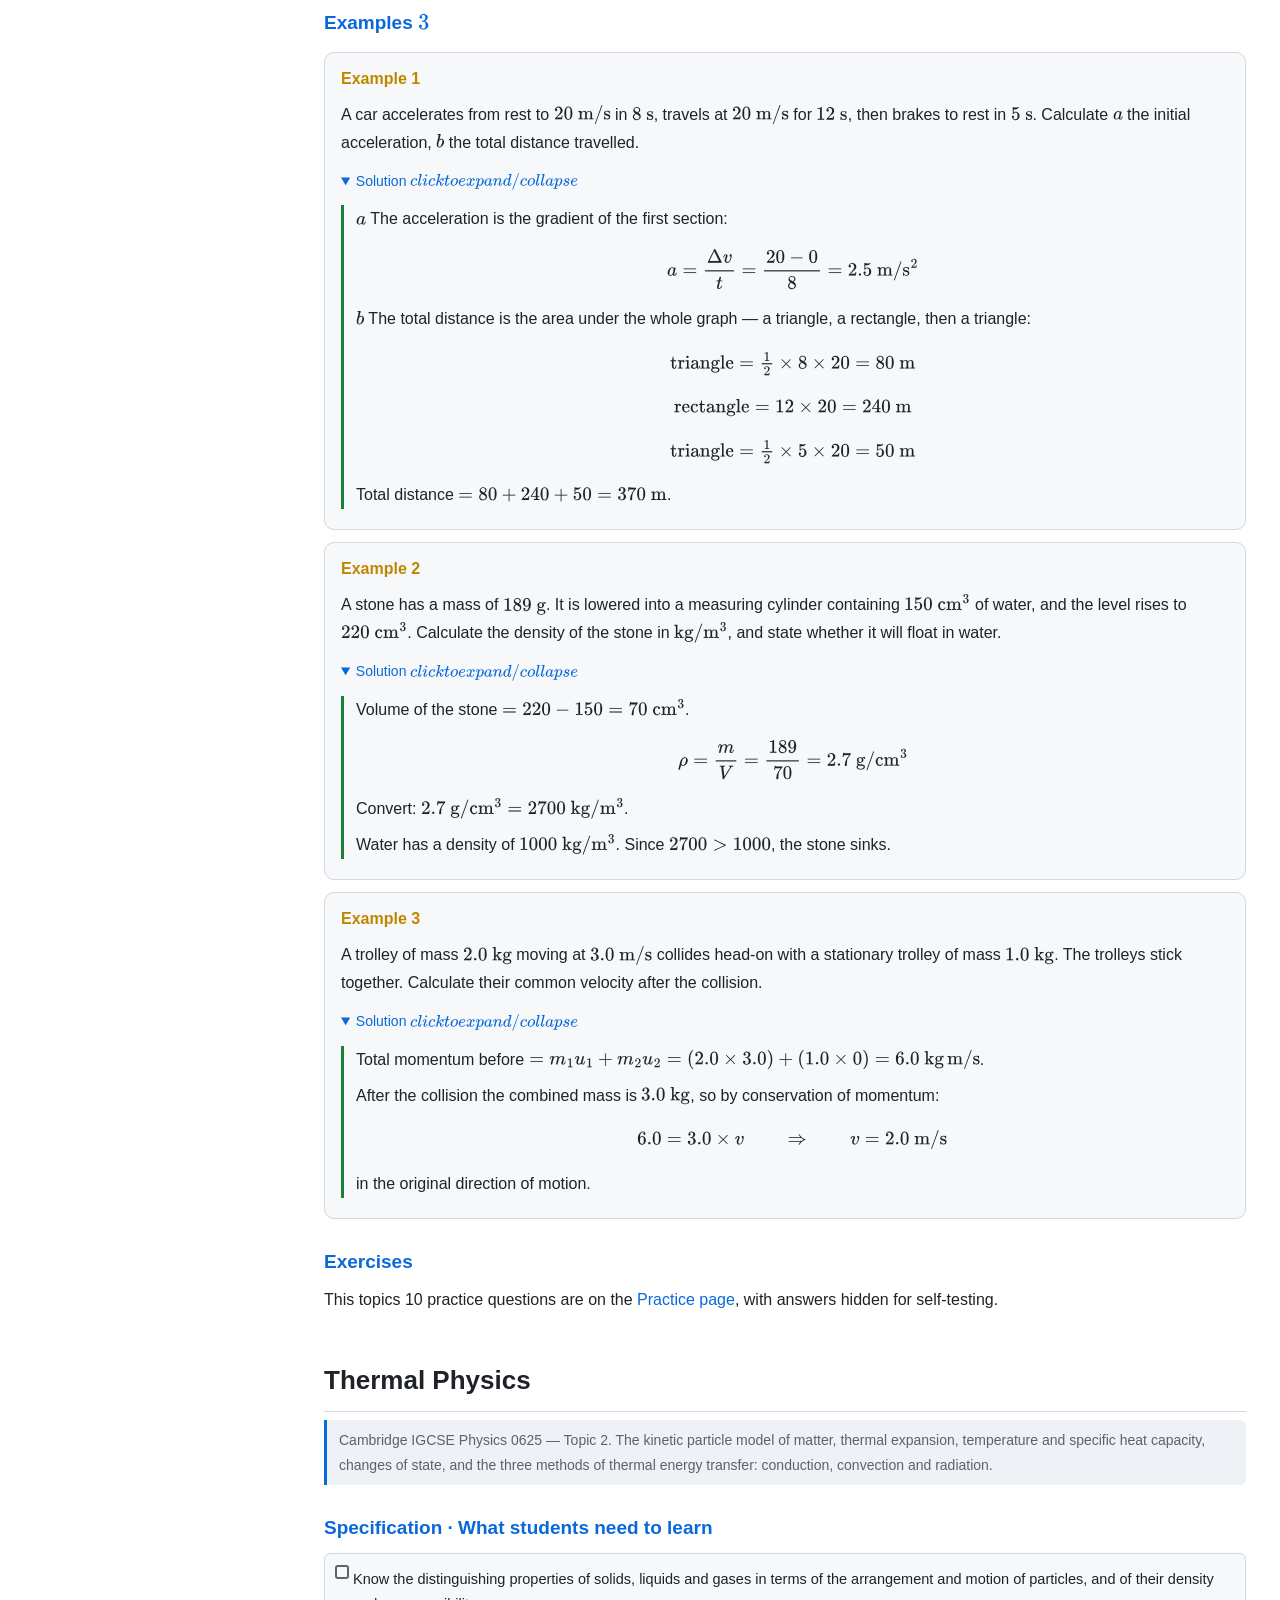
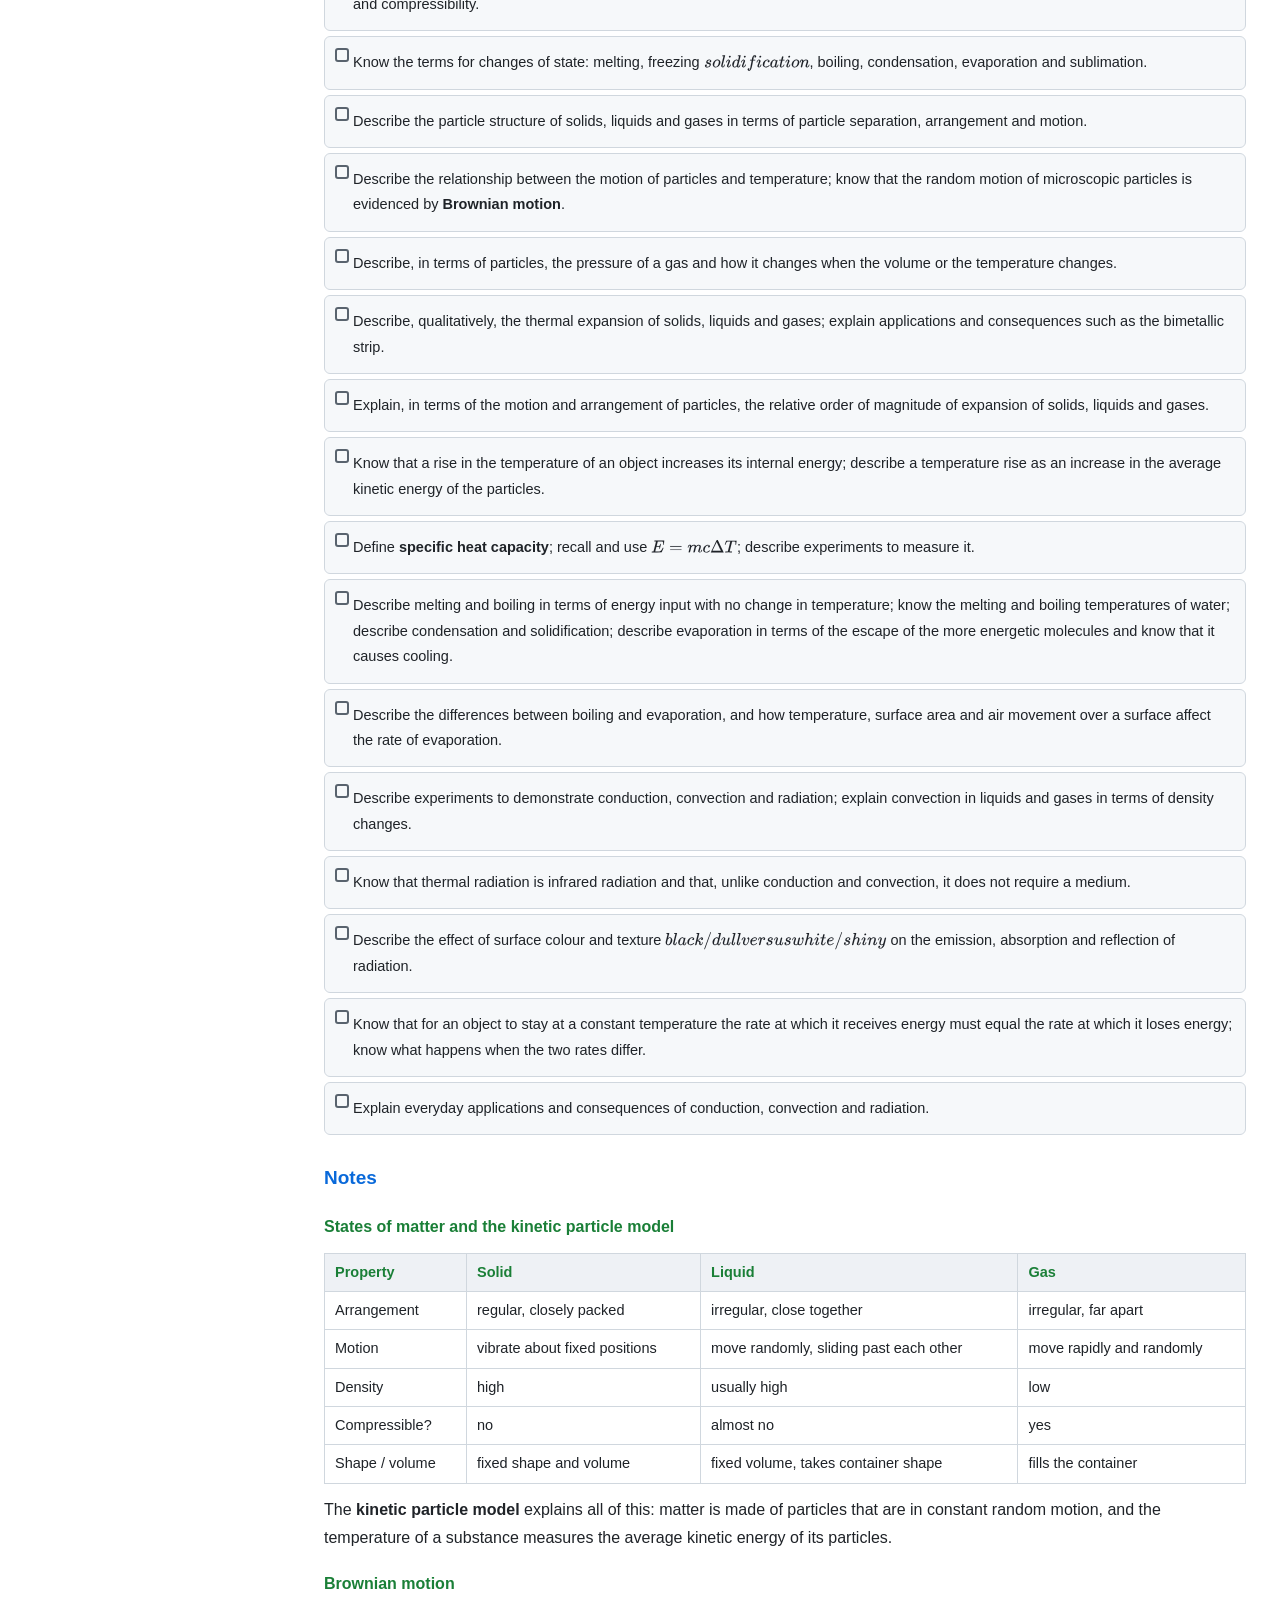
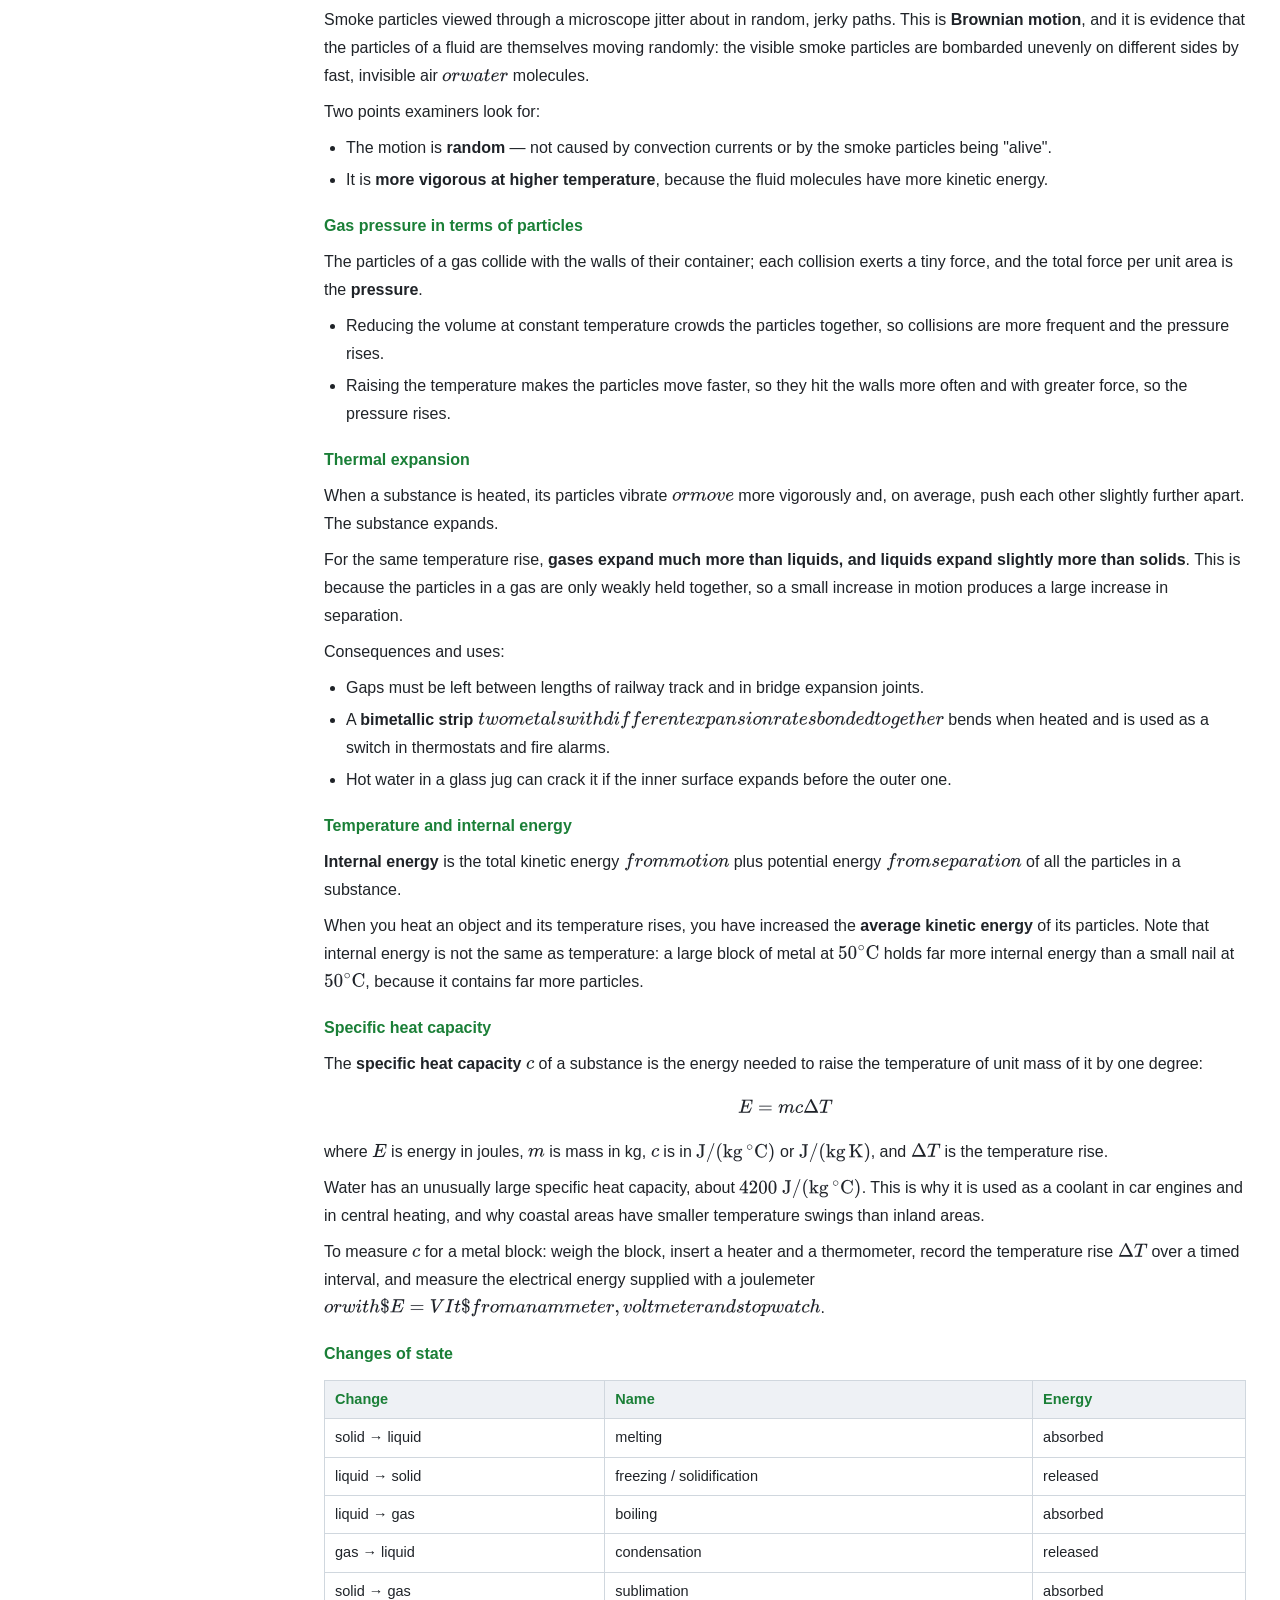
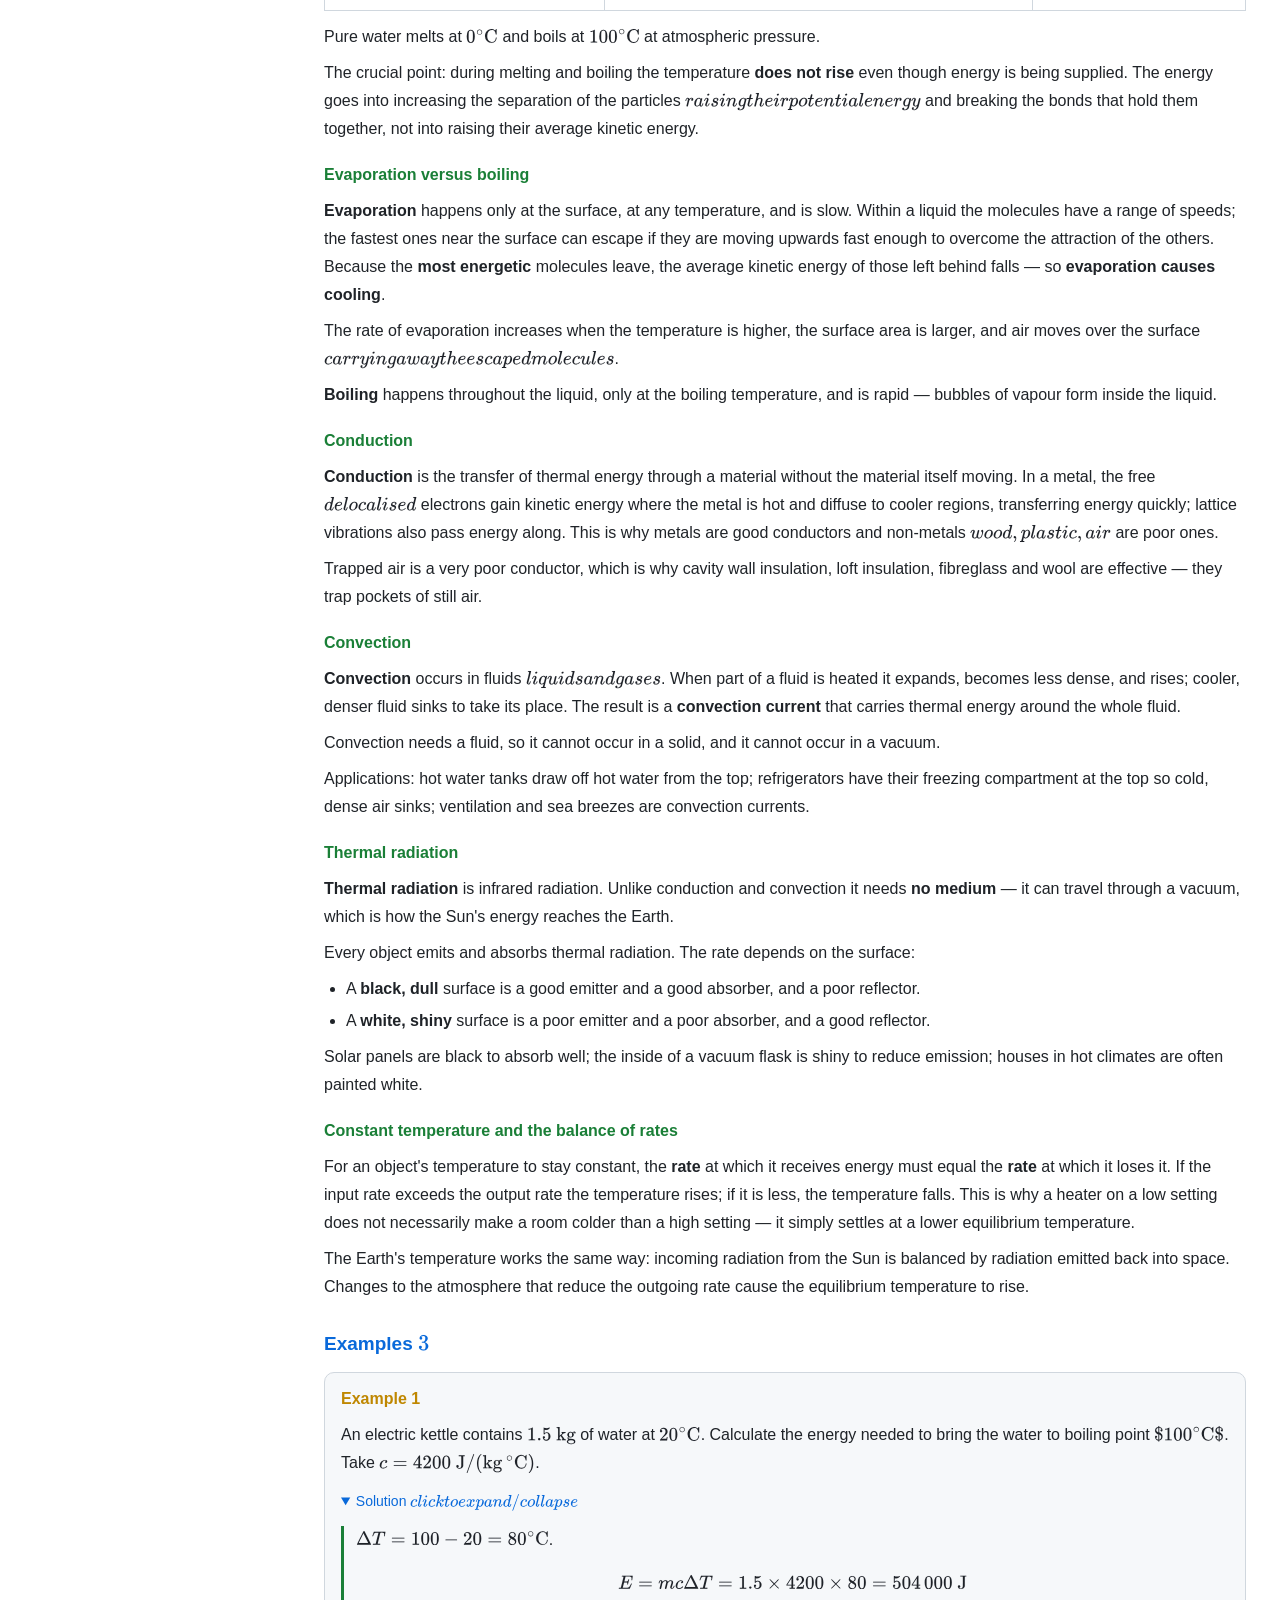
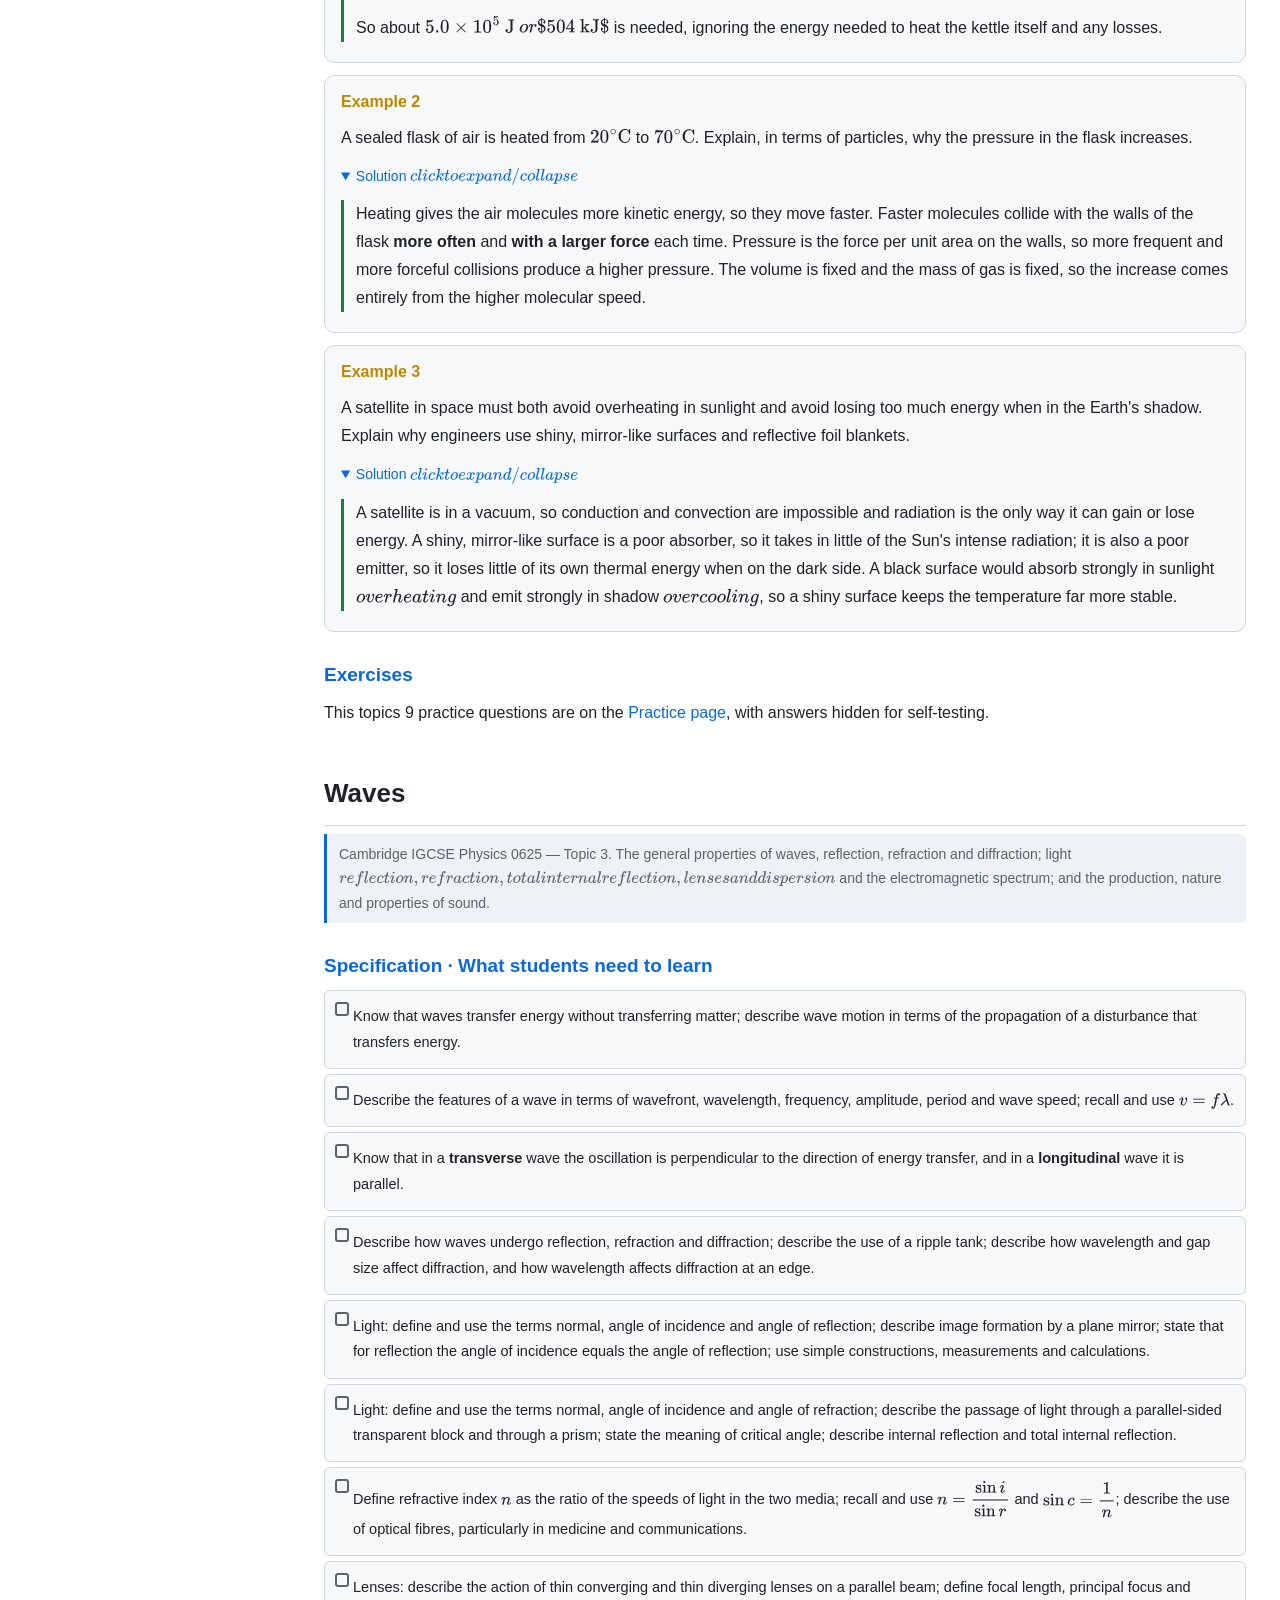
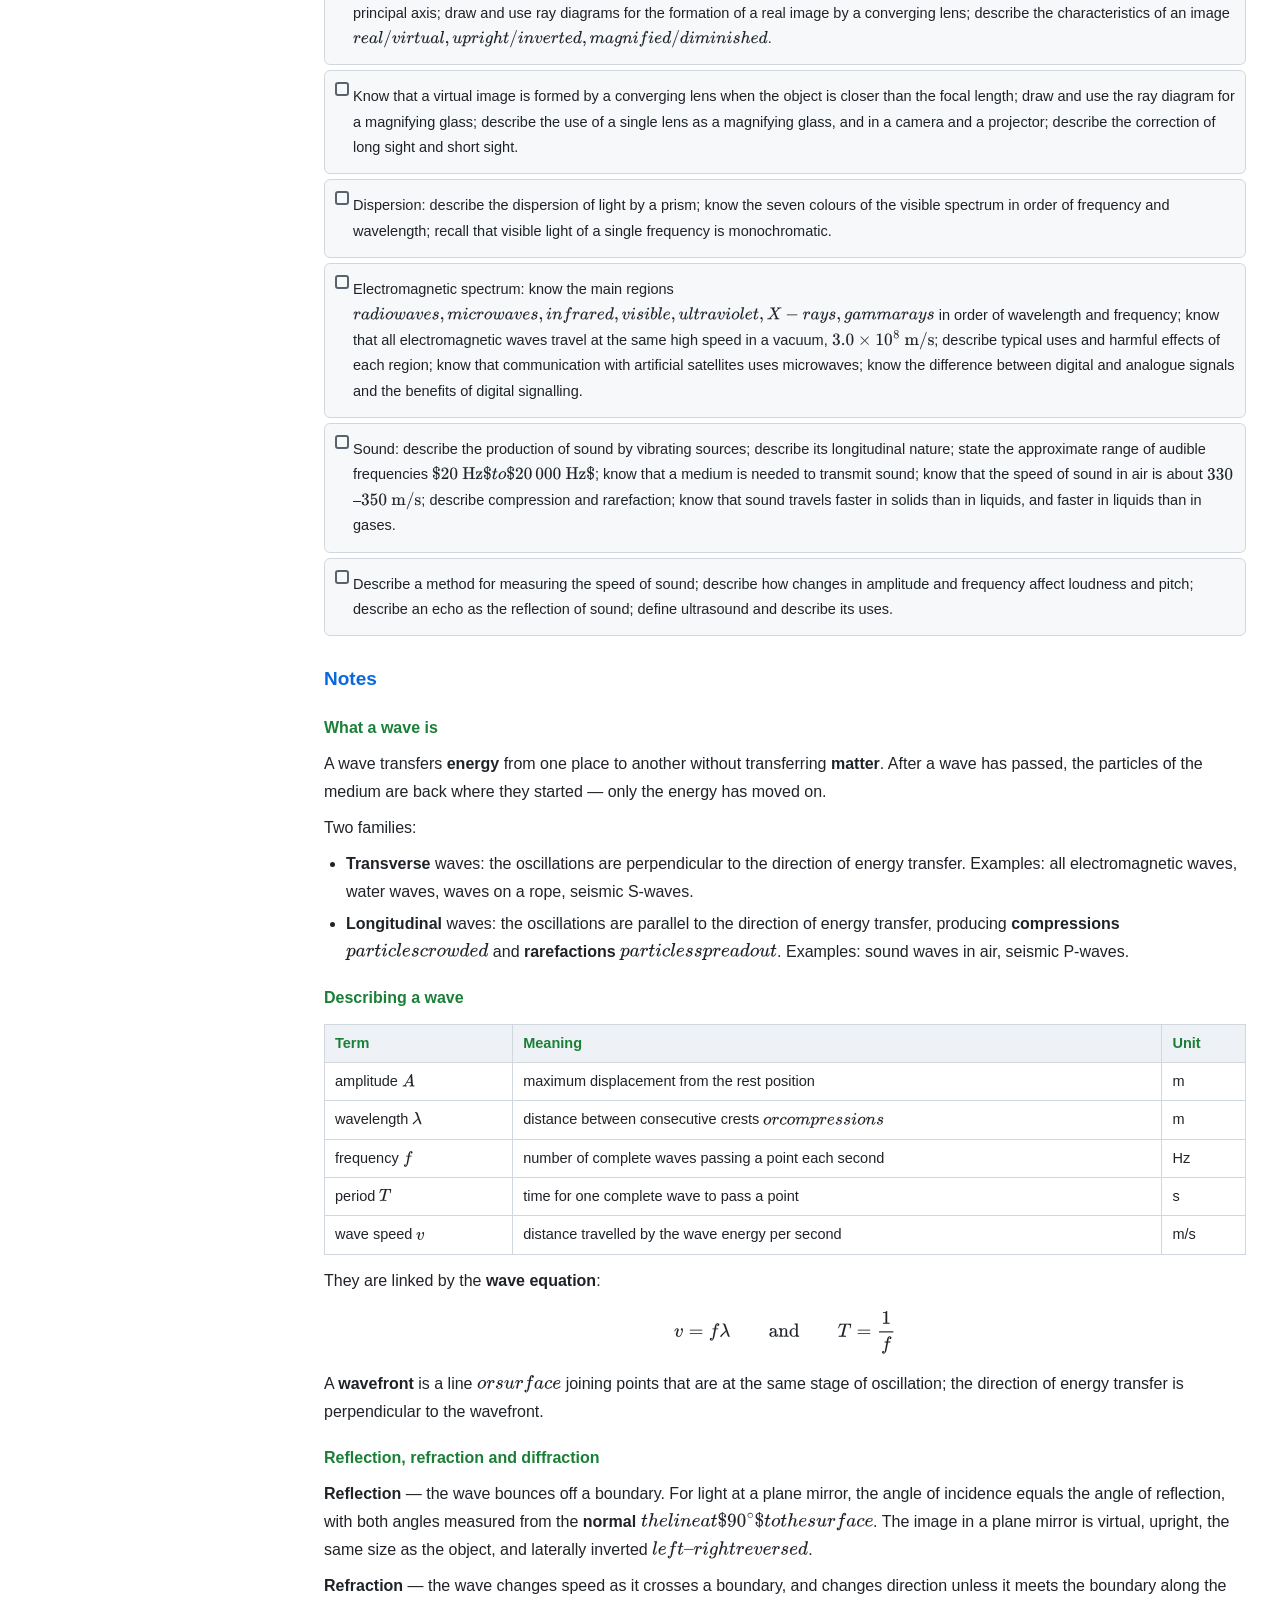
<file: guide.html>
<!DOCTYPE html>
<html lang="en"><head>
<meta charset="utf-8"><meta name="viewport" content="width=device-width,initial-scale=1">
<title>Cambridge IGCSE Physics 0625 &middot; Study Guide</title>
<script>
window.MathJax = {
  tex: { inlineMath: [['$','$'], ['\(','\)']], displayMath: [['$$','$$'], ['\[','\]']] }
};
</script>
<script src="mathjax/tex-mml-svg.js" async></script>

<link rel="stylesheet" href="_theme.css">
<style>
.ex .sol{border-left:3px solid var(--acc2);padding-left:12px;margin-top:6px}
</style></head>
<body>
<div class="wrap">
<div class="side"><h1>Cambridge IGCSE Physics<br>Study Guide</h1>
<div class="sub">Syllabus 0625 · 6 topics</div>
<div class="grp">Cambridge IGCSE Physics 0625 (6 topics)</div>
<a class="item" href="#motion_forces">Motion, Forces & Energy</a>
<a class="mini" href="#motion_forces-ex">↳ Examples</a>
<a class="item" href="#thermal">Thermal Physics</a>
<a class="mini" href="#thermal-ex">↳ Examples</a>
<a class="item" href="#waves">Waves</a>
<a class="mini" href="#waves-ex">↳ Examples</a>
<a class="item" href="#electricity">Electricity & Magnetism</a>
<a class="mini" href="#electricity-ex">↳ Examples</a>
<a class="item" href="#nuclear">Nuclear Physics</a>
<a class="mini" href="#nuclear-ex">↳ Examples</a>
<a class="item" href="#space">Space Physics</a>
<a class="mini" href="#space-ex">↳ Examples</a>
<div class="grp" style="margin-top:16px">Other pages</div>
<a class="item" href="index.html">&larr; Home</a>
<a class="item" href="slides.html">Class slides</a>
<a class="item" href="formula.html">Formula book</a>
<a class="item" href="practice.html">Practice</a></div>
<div class="main"><div class="hero">
<h1>Cambridge IGCSE Physics 0625 &middot; Study Guide</h1>
<div class="meta">
Cambridge IGCSE Physics (0625) &middot; six syllabus topics<br>
6 topics &middot; 18 worked examples (with full solutions) &middot;
see the <a href="practice.html">Practice</a> page for 60 self-test questions<br>
Explanations written in English; equations rendered with MathJax.
</div></div>
<div class="toolbar">
<button class="btn" onclick="toggleAll(false)">Collapse all solutions</button>
<button class="btn" onclick="toggleAll(true)">Expand all solutions</button>
<a class="btn" href="formula.html">Formula book</a>
<a class="btn" href="practice.html">Practice</a>
</div><h2 id="motion_forces">Motion, Forces & Energy</h2><p class="note">Cambridge IGCSE Physics 0625 — Topic 1. Measurement, scalars and vectors, motion graphs, forces and Newton's laws, moments, momentum, energy stores and transfers, work and power, and pressure. It is the largest topic in the syllabus and underpins every other one.</p><h3>Specification &middot; What students need to learn</h3><ul class="chk"><li><p>Describe the use of rulers, measuring cylinders and clocks to measure length, volume and time; determine an average value for a small distance and for a short interval of time.</p></li><li><p>Understand that a <strong>scalar</strong> has magnitude only while a <strong>vector</strong> has magnitude and direction; know that distance, speed, mass, energy and time are scalars, and that displacement, velocity, force, weight, acceleration and momentum are vectors.</p></li><li><p>Define speed as distance travelled per unit time and velocity as speed in a given direction; recall and use $v=\dfrac{d}{t}$.</p></li><li><p>Sketch, plot and interpret distance–time and speed–time graphs; calculate speed from the gradient of a distance–time graph, acceleration from the gradient of a speed–time graph, and distance from the area under a speed–time graph.</p></li><li><p>Define acceleration as change in velocity per unit time; recall and use $a=\dfrac{\Delta v}{t}$; know that a deceleration is a negative acceleration.</p></li><li><p>State that the acceleration of free fall $g$ near the Earth is approximately constant at about $9.8\ \mathrm{m/s^2}$; describe the motion of falling objects with and without air resistance, including terminal velocity.</p></li><li><p>State that mass is a measure of the quantity of matter and that weight is a gravitational force; define gravitational field strength as force per unit mass; recall and use $W=mg$.</p></li><li><p>Define density as mass per unit volume; recall and use $\rho=\dfrac{m}{V}$; describe how to determine the density of a liquid and of a regular or irregular solid; determine whether an object floats.</p></li><li><p>Know that forces may change the size, shape or motion of an object; determine the resultant of two or more forces; state that a resultant force changes the velocity of an object.</p></li><li><p>Sketch, plot and interpret load–extension graphs; define the spring constant as force per unit extension; recall and use $F=kx$; define the <strong>limit of proportionality</strong>.</p></li><li><p>Recall and use $F=ma$; describe, qualitatively, motion in a circular path due to a force perpendicular to the velocity.</p></li><li><p>Describe solid friction; know that drag acts on an object moving through a fluid and increases with speed.</p></li><li><p>Define the moment of a force; recall and use moment $=F\times d$; state the principle of moments for an object in equilibrium.</p></li><li><p>State what is meant by centre of gravity; describe an experiment to find it and the effect of its position on stability.</p></li><li><p>Define momentum as mass × velocity and impulse as force × time; recall and use $p=mv$ and define resultant force as change in momentum per unit time.</p></li><li><p>State that energy may be stored as kinetic, gravitational potential, chemical, elastic (strain), nuclear, electrostatic and internal (thermal); describe transfers between stores and use the principle of conservation of energy.</p></li><li><p>Recall and use $E_k=\dfrac{1}{2}mv^2$ and $\Delta E_p=mg\Delta h$.</p></li><li><p>Understand that work done is the energy transferred; recall and use $W=Fs$; define power as work done per unit time and recall and use $P=\dfrac{W}{t}$.</p></li><li><p>Define efficiency as the ratio of useful output energy (or power) to total input energy (or power).</p></li><li><p>Define pressure as force per unit area; recall and use $p=\dfrac{F}{A}$; recall and use the change in pressure in a liquid $\Delta p=\rho g\Delta h$.</p></li></ul><h3>Notes</h3><h4>Measuring length, volume and time</h4>
<p>Common instruments and their typical resolution:</p>
<ul><li><strong>Metre rule / ruler</strong> — length, to the nearest millimetre. Read it at eye level to avoid parallax error.</li><li><strong>Measuring cylinder</strong> — volume of a liquid; read the bottom of the meniscus.</li><li><strong>Clock / stopwatch</strong> — time; for a short interval, time several repetitions and divide (this averages out reaction-time error).</li></ul>
<p>To measure a <strong>small distance</strong> accurately (for example the thickness of one sheet of paper), measure many identical items together and divide by the count. To measure a <strong>short time</strong> (for example one swing of a pendulum), time 20 swings and divide by 20.</p>
<h4>Scalars and vectors</h4>
<p>A <strong>scalar</strong> quantity is fully described by a magnitude (a number and a unit). A <strong>vector</strong> quantity needs both a magnitude and a direction.</p>
<table><thead><tr><th>Scalars</th><th>Vectors</th></tr></thead><tbody><tr><td>distance, speed, mass, time, energy, temperature</td><td>displacement, velocity, force, weight, acceleration, momentum</td></tr></tbody></table>
<p>Adding vectors that lie along the same straight line is straightforward: forces in the same direction add; forces in opposite directions subtract. Two vectors at an angle are combined using a scale drawing (a vector triangle) or by calculation.</p>
<h4>Speed, velocity and motion graphs</h4>
<p>Average <strong>speed</strong> is total distance divided by total time:</p>
<p>$$v=\frac{d}{t}$$</p>
<p><strong>Velocity</strong> is speed in a stated direction; an object moving at constant speed round a circle has a continuously changing velocity because its direction changes.</p>
<p><strong>Distance–time graph:</strong> the gradient equals the speed. A horizontal line means the object is stationary; a straight sloping line means constant speed; a curve means the speed is changing.</p>
<p><strong>Speed–time graph:</strong> the gradient equals the acceleration; the <strong>area under the graph</strong> equals the distance travelled. A horizontal line means constant speed (zero acceleration).</p>
<h4>Acceleration and free fall</h4>
<p>Acceleration is the rate of change of velocity:</p>
<p>$$a=\frac{\Delta v}{t}$$</p>
<p>Its unit is $\mathrm{m/s^2}$. A deceleration is simply a negative acceleration.</p>
<p>Near the Earth's surface, an object in free fall accelerates at approximately $g=9.8\ \mathrm{m/s^2}$ (often rounded to $10\ \mathrm{m/s^2}$ in examination questions). This means that, ignoring air resistance, its velocity increases by about $9.8\ \mathrm{m/s}$ every second.</p>
<p>With air resistance, the drag force grows as the speed increases. Eventually drag equals the weight, the resultant force becomes zero, and the object stops accelerating — it has reached its <strong>terminal velocity</strong>.</p>
<h4>Mass, weight and gravitational field strength</h4>
<p><strong>Mass</strong> is the amount of matter in an object, measured in kilograms; it does not change when the object moves. <strong>Weight</strong> is the gravitational force acting on the object, measured in newtons; it does change from planet to planet.</p>
<p>Gravitational field strength $g$ is the force per unit mass, and</p>
<p>$$W=mg$$</p>
<p>So a $60\ \mathrm{kg}$ person has a weight of about $60\times 9.8=588\ \mathrm{N}$ on the Earth, but only about $96\ \mathrm{N}$ on the Moon where $g\approx 1.6\ \mathrm{N/kg}$.</p>
<h4>Density</h4>
<p>Density is mass per unit volume:</p>
<p>$$\rho=\frac{m}{V}$$</p>
<p>Typical units are $\mathrm{kg/m^3}$ or $\mathrm{g/cm^3}$; note that $1\ \mathrm{g/cm^3}=1000\ \mathrm{kg/m^3}$.</p>
<p>To find the density of a <strong>regular solid</strong>, measure its dimensions, calculate its volume, and weigh it. For an <strong>irregular solid</strong>, submerge it in a measuring cylinder (or a displacement can) and use the rise in level as its volume. For a <strong>liquid</strong>, weigh an empty measuring cylinder, add a known volume of liquid, and subtract.</p>
<p>An object floats in a fluid if its density is less than the fluid's density; a liquid of lower density floats on top of a liquid of higher density.</p>
<h4>Forces, Hooke's law and the limit of proportionality</h4>
<p>A force can change the size, the shape, or the motion of an object. Forces are measured with a newton meter (spring balance).</p>
<p>Stretching a spring: the <strong>extension</strong> is the increase in length, $x = \text{loaded length} - \text{original length}$. Provided the <strong>limit of proportionality</strong> is not exceeded, extension is proportional to the load:</p>
<p>$$F=kx$$</p>
<p>where $k$ is the spring constant in $\mathrm{N/m}$. On a load–extension graph the relationship is a straight line through the origin up to the limit of proportionality; beyond it, the graph curves and the spring is permanently deformed.</p>
<h4>Resultant force, $F=ma$ and circular motion</h4>
<p>The <strong>resultant force</strong> is the single force that has the same effect as all the forces acting together.</p>
<ul><li>If the resultant force is zero, an object either stays at rest or continues at constant velocity.</li><li>If the resultant force is not zero, the object accelerates in the direction of that resultant force.</li></ul>
<p>$$F=ma$$</p>
<p>For motion in a circle at constant speed, the velocity is continuously changing direction, so the object is accelerating. The required force is directed towards the centre of the circle (a centripetal force) and is perpendicular to the velocity.</p>
<h4>Friction and terminal velocity</h4>
<p><strong>Solid friction</strong> is the force between two surfaces that opposes sliding. <strong>Drag</strong> is the frictional force on an object moving through a fluid (a liquid or a gas); it increases with speed and depends on the object's shape and the fluid's density.</p>
<p>This is why a falling object reaches terminal velocity: drag increases with speed until it balances the weight, at which point the resultant force is zero.</p>
<h4>Moments and equilibrium</h4>
<p>The <strong>moment</strong> of a force measures its turning effect about a pivot:</p>
<p>$$\text{moment}=F\times d$$</p>
<p>where $d$ is the <strong>perpendicular</strong> distance from the pivot to the line of action of the force. The unit is $\mathrm{N\,m}$.</p>
<p><strong>Principle of moments:</strong> for an object in equilibrium, the sum of the clockwise moments about any point equals the sum of the anticlockwise moments about that point.</p>
<h4>Centre of gravity and stability</h4>
<p>The <strong>centre of gravity</strong> is the point through which the entire weight of an object appears to act. For a uniform shape it is at the geometric centre.</p>
<p>To find the centre of gravity of a flat irregular lamina: suspend it freely from a point, hang a plumb line from the same point, and mark the vertical line; repeat from a second point. The centre of gravity is where the two lines cross.</p>
<p>An object topples when the line of action of its weight falls outside its base. So stability is improved by <strong>lowering the centre of gravity</strong> and <strong>widening the base</strong>.</p>
<h4>Momentum and impulse</h4>
<p><strong>Momentum</strong> is mass × velocity:</p>
<p>$$p=mv$$</p>
<p>Momentum is a vector, and in the absence of external forces total momentum is conserved in collisions and explosions.</p>
<p><strong>Impulse</strong> is force × time and equals the change in momentum. Rearranging gives a useful form of Newton's second law:</p>
<p>$$F=\frac{\Delta p}{t}$$</p>
<p>so the resultant force equals the rate of change of momentum. A larger stopping time (crumple zones, airbags, bending your knees when landing) reduces the force for the same change in momentum.</p>
<h4>Energy stores and transfers</h4>
<p>Energy may be stored as kinetic, gravitational potential, chemical, elastic (strain), nuclear, electrostatic and internal (thermal). Energy is transferred between stores by forces (mechanical work), by electric currents (electrical work), by heating, and by waves such as light and sound.</p>
<p>The <strong>principle of conservation of energy</strong> states that energy cannot be created or destroyed, only transferred between stores. The total energy of a closed system is constant; "lost" energy is usually dissipated as internal (thermal) energy of the surroundings.</p>
<p>$$E_k=\frac{1}{2}mv^2\qquad\qquad \Delta E_p=mg\Delta h$$</p>
<h4>Work, power and efficiency</h4>
<p><strong>Work done</strong> equals the energy transferred. For a force moving an object:</p>
<p>$$W=Fs$$</p>
<p>where $s$ is the distance moved <strong>in the direction of the force</strong>. The unit is the joule (J); $1\ \mathrm{J}$ is the work done when a force of $1\ \mathrm{N}$ moves an object $1\ \mathrm{m}$.</p>
<p><strong>Power</strong> is the rate of doing work (or of transferring energy):</p>
<p>$$P=\frac{W}{t}=\frac{E}{t}$$</p>
<p>The unit is the watt (W), where $1\ \mathrm{W}=1\ \mathrm{J/s}$.</p>
<p><strong>Efficiency</strong> is the fraction of the input that ends up as useful output:</p>
<p>$$\text{efficiency}=\frac{\text{useful energy output}}{\text{total energy input}}\qquad\text{or}\qquad \frac{\text{useful power output}}{\text{total power input}}$$</p>
<h4>Pressure</h4>
<p>Pressure is force per unit area:</p>
<p>$$p=\frac{F}{A}$$</p>
<p>The unit is the pascal (Pa), where $1\ \mathrm{Pa}=1\ \mathrm{N/m^2}$. A large area gives a small pressure for the same force (snowshoes, wide tyres); a small area gives a large pressure (a sharp knife, a drawing pin).</p>
<p>In a liquid, pressure increases with depth:</p>
<p>$$\Delta p=\rho g\Delta h$$</p>
<p>Pressure in a liquid acts equally in all directions and depends on depth and density, not on the shape or width of the container.</p><h3 id="motion_forces-ex">Examples (3)</h3><div class="ex"><h4>Example 1</h4><p>A car accelerates from rest to $20\ \mathrm{m/s}$ in $8\ \mathrm{s}$, travels at $20\ \mathrm{m/s}$ for $12\ \mathrm{s}$, then brakes to rest in $5\ \mathrm{s}$. Calculate (a) the initial acceleration, (b) the total distance travelled.</p><details open><summary>Solution (click to expand/collapse)</summary><div class="sol"><p>(a) The acceleration is the gradient of the first section:</p>
<p>$$a=\frac{\Delta v}{t}=\frac{20-0}{8}=2.5\ \mathrm{m/s^2}$$</p>
<p>(b) The total distance is the area under the whole graph — a triangle, a rectangle, then a triangle:</p>
<p>$$\text{triangle}=\tfrac{1}{2}\times 8\times 20=80\ \mathrm{m}$$ $$\text{rectangle}=12\times 20=240\ \mathrm{m}$$ $$\text{triangle}=\tfrac{1}{2}\times 5\times 20=50\ \mathrm{m}$$</p>
<p>Total distance $=80+240+50=370\ \mathrm{m}$.</p></div></details></div><div class="ex"><h4>Example 2</h4><p>A stone has a mass of $189\ \mathrm{g}$. It is lowered into a measuring cylinder containing $150\ \mathrm{cm^3}$ of water, and the level rises to $220\ \mathrm{cm^3}$. Calculate the density of the stone in $\mathrm{kg/m^3}$, and state whether it will float in water.</p><details open><summary>Solution (click to expand/collapse)</summary><div class="sol"><p>Volume of the stone $=220-150=70\ \mathrm{cm^3}$.</p>
<p>$$\rho=\frac{m}{V}=\frac{189}{70}=2.7\ \mathrm{g/cm^3}$$</p>
<p>Convert: $2.7\ \mathrm{g/cm^3}=2700\ \mathrm{kg/m^3}$.</p>
<p>Water has a density of $1000\ \mathrm{kg/m^3}$. Since $2700&gt;1000$, the stone sinks.</p></div></details></div><div class="ex"><h4>Example 3</h4><p>A trolley of mass $2.0\ \mathrm{kg}$ moving at $3.0\ \mathrm{m/s}$ collides head-on with a stationary trolley of mass $1.0\ \mathrm{kg}$. The trolleys stick together. Calculate their common velocity after the collision.</p><details open><summary>Solution (click to expand/collapse)</summary><div class="sol"><p>Total momentum before $=m_1u_1+m_2u_2=(2.0\times 3.0)+(1.0\times 0)=6.0\ \mathrm{kg\,m/s}$.</p>
<p>After the collision the combined mass is $3.0\ \mathrm{kg}$, so by conservation of momentum:</p>
<p>$$6.0=3.0\times v\qquad\Rightarrow\qquad v=2.0\ \mathrm{m/s}$$</p>
<p>in the original direction of motion.</p></div></details></div><h3>Exercises</h3><p>This topics 10 practice questions are on the <a href="practice.html#motion_forces">Practice page</a>, with answers hidden for self-testing.</p><h2 id="thermal">Thermal Physics</h2><p class="note">Cambridge IGCSE Physics 0625 — Topic 2. The kinetic particle model of matter, thermal expansion, temperature and specific heat capacity, changes of state, and the three methods of thermal energy transfer: conduction, convection and radiation.</p><h3>Specification &middot; What students need to learn</h3><ul class="chk"><li><p>Know the distinguishing properties of solids, liquids and gases in terms of the arrangement and motion of particles, and of their density and compressibility.</p></li><li><p>Know the terms for changes of state: melting, freezing (solidification), boiling, condensation, evaporation and sublimation.</p></li><li><p>Describe the particle structure of solids, liquids and gases in terms of particle separation, arrangement and motion.</p></li><li><p>Describe the relationship between the motion of particles and temperature; know that the random motion of microscopic particles is evidenced by <strong>Brownian motion</strong>.</p></li><li><p>Describe, in terms of particles, the pressure of a gas and how it changes when the volume or the temperature changes.</p></li><li><p>Describe, qualitatively, the thermal expansion of solids, liquids and gases; explain applications and consequences such as the bimetallic strip.</p></li><li><p>Explain, in terms of the motion and arrangement of particles, the relative order of magnitude of expansion of solids, liquids and gases.</p></li><li><p>Know that a rise in the temperature of an object increases its internal energy; describe a temperature rise as an increase in the average kinetic energy of the particles.</p></li><li><p>Define <strong>specific heat capacity</strong>; recall and use $E=mc\Delta T$; describe experiments to measure it.</p></li><li><p>Describe melting and boiling in terms of energy input with no change in temperature; know the melting and boiling temperatures of water; describe condensation and solidification; describe evaporation in terms of the escape of the more energetic molecules and know that it causes cooling.</p></li><li><p>Describe the differences between boiling and evaporation, and how temperature, surface area and air movement over a surface affect the rate of evaporation.</p></li><li><p>Describe experiments to demonstrate conduction, convection and radiation; explain convection in liquids and gases in terms of density changes.</p></li><li><p>Know that thermal radiation is infrared radiation and that, unlike conduction and convection, it does not require a medium.</p></li><li><p>Describe the effect of surface colour and texture (black/dull versus white/shiny) on the emission, absorption and reflection of radiation.</p></li><li><p>Know that for an object to stay at a constant temperature the rate at which it receives energy must equal the rate at which it loses energy; know what happens when the two rates differ.</p></li><li><p>Explain everyday applications and consequences of conduction, convection and radiation.</p></li></ul><h3>Notes</h3><h4>States of matter and the kinetic particle model</h4>
<table><thead><tr><th>Property</th><th>Solid</th><th>Liquid</th><th>Gas</th></tr></thead><tbody><tr><td>Arrangement</td><td>regular, closely packed</td><td>irregular, close together</td><td>irregular, far apart</td></tr><tr><td>Motion</td><td>vibrate about fixed positions</td><td>move randomly, sliding past each other</td><td>move rapidly and randomly</td></tr><tr><td>Density</td><td>high</td><td>usually high</td><td>low</td></tr><tr><td>Compressible?</td><td>no</td><td>almost no</td><td>yes</td></tr><tr><td>Shape / volume</td><td>fixed shape and volume</td><td>fixed volume, takes container shape</td><td>fills the container</td></tr></tbody></table>
<p>The <strong>kinetic particle model</strong> explains all of this: matter is made of particles that are in constant random motion, and the temperature of a substance measures the average kinetic energy of its particles.</p>
<h4>Brownian motion</h4>
<p>Smoke particles viewed through a microscope jitter about in random, jerky paths. This is <strong>Brownian motion</strong>, and it is evidence that the particles of a fluid are themselves moving randomly: the visible smoke particles are bombarded unevenly on different sides by fast, invisible air (or water) molecules.</p>
<p>Two points examiners look for:</p>
<ul><li>The motion is <strong>random</strong> — not caused by convection currents or by the smoke particles being "alive".</li><li>It is <strong>more vigorous at higher temperature</strong>, because the fluid molecules have more kinetic energy.</li></ul>
<h4>Gas pressure in terms of particles</h4>
<p>The particles of a gas collide with the walls of their container; each collision exerts a tiny force, and the total force per unit area is the <strong>pressure</strong>.</p>
<ul><li>Reducing the volume at constant temperature crowds the particles together, so collisions are more frequent and the pressure rises.</li><li>Raising the temperature makes the particles move faster, so they hit the walls more often and with greater force, so the pressure rises.</li></ul>
<h4>Thermal expansion</h4>
<p>When a substance is heated, its particles vibrate (or move) more vigorously and, on average, push each other slightly further apart. The substance expands.</p>
<p>For the same temperature rise, <strong>gases expand much more than liquids, and liquids expand slightly more than solids</strong>. This is because the particles in a gas are only weakly held together, so a small increase in motion produces a large increase in separation.</p>
<p>Consequences and uses:</p>
<ul><li>Gaps must be left between lengths of railway track and in bridge expansion joints.</li><li>A <strong>bimetallic strip</strong> (two metals with different expansion rates bonded together) bends when heated and is used as a switch in thermostats and fire alarms.</li><li>Hot water in a glass jug can crack it if the inner surface expands before the outer one.</li></ul>
<h4>Temperature and internal energy</h4>
<p><strong>Internal energy</strong> is the total kinetic energy (from motion) plus potential energy (from separation) of all the particles in a substance.</p>
<p>When you heat an object and its temperature rises, you have increased the <strong>average kinetic energy</strong> of its particles. Note that internal energy is not the same as temperature: a large block of metal at $50^\circ\mathrm{C}$ holds far more internal energy than a small nail at $50^\circ\mathrm{C}$, because it contains far more particles.</p>
<h4>Specific heat capacity</h4>
<p>The <strong>specific heat capacity</strong> $c$ of a substance is the energy needed to raise the temperature of unit mass of it by one degree:</p>
<p>$$E=mc\Delta T$$</p>
<p>where $E$ is energy in joules, $m$ is mass in kg, $c$ is in $\mathrm{J/(kg\,^\circ C)}$ or $\mathrm{J/(kg\,K)}$, and $\Delta T$ is the temperature rise.</p>
<p>Water has an unusually large specific heat capacity, about $4200\ \mathrm{J/(kg\,^\circ C)}$. This is why it is used as a coolant in car engines and in central heating, and why coastal areas have smaller temperature swings than inland areas.</p>
<p>To measure $c$ for a metal block: weigh the block, insert a heater and a thermometer, record the temperature rise $\Delta T$ over a timed interval, and measure the electrical energy supplied with a joulemeter (or with $E=VIt$ from an ammeter, voltmeter and stopwatch).</p>
<h4>Changes of state</h4>
<table><thead><tr><th>Change</th><th>Name</th><th>Energy</th></tr></thead><tbody><tr><td>solid → liquid</td><td>melting</td><td>absorbed</td></tr><tr><td>liquid → solid</td><td>freezing / solidification</td><td>released</td></tr><tr><td>liquid → gas</td><td>boiling</td><td>absorbed</td></tr><tr><td>gas → liquid</td><td>condensation</td><td>released</td></tr><tr><td>solid → gas</td><td>sublimation</td><td>absorbed</td></tr></tbody></table>
<p>Pure water melts at $0^\circ\mathrm{C}$ and boils at $100^\circ\mathrm{C}$ at atmospheric pressure.</p>
<p>The crucial point: during melting and boiling the temperature <strong>does not rise</strong> even though energy is being supplied. The energy goes into increasing the separation of the particles (raising their potential energy) and breaking the bonds that hold them together, not into raising their average kinetic energy.</p>
<h4>Evaporation versus boiling</h4>
<p><strong>Evaporation</strong> happens only at the surface, at any temperature, and is slow. Within a liquid the molecules have a range of speeds; the fastest ones near the surface can escape if they are moving upwards fast enough to overcome the attraction of the others. Because the <strong>most energetic</strong> molecules leave, the average kinetic energy of those left behind falls — so <strong>evaporation causes cooling</strong>.</p>
<p>The rate of evaporation increases when the temperature is higher, the surface area is larger, and air moves over the surface (carrying away the escaped molecules).</p>
<p><strong>Boiling</strong> happens throughout the liquid, only at the boiling temperature, and is rapid — bubbles of vapour form inside the liquid.</p>
<h4>Conduction</h4>
<p><strong>Conduction</strong> is the transfer of thermal energy through a material without the material itself moving. In a metal, the free (delocalised) electrons gain kinetic energy where the metal is hot and diffuse to cooler regions, transferring energy quickly; lattice vibrations also pass energy along. This is why metals are good conductors and non-metals (wood, plastic, air) are poor ones.</p>
<p>Trapped air is a very poor conductor, which is why cavity wall insulation, loft insulation, fibreglass and wool are effective — they trap pockets of still air.</p>
<h4>Convection</h4>
<p><strong>Convection</strong> occurs in fluids (liquids and gases). When part of a fluid is heated it expands, becomes less dense, and rises; cooler, denser fluid sinks to take its place. The result is a <strong>convection current</strong> that carries thermal energy around the whole fluid.</p>
<p>Convection needs a fluid, so it cannot occur in a solid, and it cannot occur in a vacuum.</p>
<p>Applications: hot water tanks draw off hot water from the top; refrigerators have their freezing compartment at the top so cold, dense air sinks; ventilation and sea breezes are convection currents.</p>
<h4>Thermal radiation</h4>
<p><strong>Thermal radiation</strong> is infrared radiation. Unlike conduction and convection it needs <strong>no medium</strong> — it can travel through a vacuum, which is how the Sun's energy reaches the Earth.</p>
<p>Every object emits and absorbs thermal radiation. The rate depends on the surface:</p>
<ul><li>A <strong>black, dull</strong> surface is a good emitter and a good absorber, and a poor reflector.</li><li>A <strong>white, shiny</strong> surface is a poor emitter and a poor absorber, and a good reflector.</li></ul>
<p>Solar panels are black to absorb well; the inside of a vacuum flask is shiny to reduce emission; houses in hot climates are often painted white.</p>
<h4>Constant temperature and the balance of rates</h4>
<p>For an object's temperature to stay constant, the <strong>rate</strong> at which it receives energy must equal the <strong>rate</strong> at which it loses it. If the input rate exceeds the output rate the temperature rises; if it is less, the temperature falls. This is why a heater on a low setting does not necessarily make a room colder than a high setting — it simply settles at a lower equilibrium temperature.</p>
<p>The Earth's temperature works the same way: incoming radiation from the Sun is balanced by radiation emitted back into space. Changes to the atmosphere that reduce the outgoing rate cause the equilibrium temperature to rise.</p><h3 id="thermal-ex">Examples (3)</h3><div class="ex"><h4>Example 1</h4><p>An electric kettle contains $1.5\ \mathrm{kg}$ of water at $20^\circ\mathrm{C}$. Calculate the energy needed to bring the water to boiling point ($100^\circ\mathrm{C}$). Take $c=4200\ \mathrm{J/(kg\,^\circ C)}$.</p><details open><summary>Solution (click to expand/collapse)</summary><div class="sol"><p>$\Delta T=100-20=80^\circ\mathrm{C}$.</p>
<p>$$E=mc\Delta T=1.5\times 4200\times 80=504\,000\ \mathrm{J}$$</p>
<p>So about $5.0\times 10^5\ \mathrm{J}$ (or $504\ \mathrm{kJ}$) is needed, ignoring the energy needed to heat the kettle itself and any losses.</p></div></details></div><div class="ex"><h4>Example 2</h4><p>A sealed flask of air is heated from $20^\circ\mathrm{C}$ to $70^\circ\mathrm{C}$. Explain, in terms of particles, why the pressure in the flask increases.</p><details open><summary>Solution (click to expand/collapse)</summary><div class="sol"><p>Heating gives the air molecules more kinetic energy, so they move faster. Faster molecules collide with the walls of the flask <strong>more often</strong> and <strong>with a larger force</strong> each time. Pressure is the force per unit area on the walls, so more frequent and more forceful collisions produce a higher pressure. The volume is fixed and the mass of gas is fixed, so the increase comes entirely from the higher molecular speed.</p></div></details></div><div class="ex"><h4>Example 3</h4><p>A satellite in space must both avoid overheating in sunlight and avoid losing too much energy when in the Earth's shadow. Explain why engineers use shiny, mirror-like surfaces and reflective foil blankets.</p><details open><summary>Solution (click to expand/collapse)</summary><div class="sol"><p>A satellite is in a vacuum, so conduction and convection are impossible and radiation is the only way it can gain or lose energy. A shiny, mirror-like surface is a poor absorber, so it takes in little of the Sun's intense radiation; it is also a poor emitter, so it loses little of its own thermal energy when on the dark side. A black surface would absorb strongly in sunlight (overheating) and emit strongly in shadow (overcooling), so a shiny surface keeps the temperature far more stable.</p></div></details></div><h3>Exercises</h3><p>This topics 9 practice questions are on the <a href="practice.html#thermal">Practice page</a>, with answers hidden for self-testing.</p><h2 id="waves">Waves</h2><p class="note">Cambridge IGCSE Physics 0625 — Topic 3. The general properties of waves, reflection, refraction and diffraction; light (reflection, refraction, total internal reflection, lenses and dispersion) and the electromagnetic spectrum; and the production, nature and properties of sound.</p><h3>Specification &middot; What students need to learn</h3><ul class="chk"><li><p>Know that waves transfer energy without transferring matter; describe wave motion in terms of the propagation of a disturbance that transfers energy.</p></li><li><p>Describe the features of a wave in terms of wavefront, wavelength, frequency, amplitude, period and wave speed; recall and use $v=f\lambda$.</p></li><li><p>Know that in a <strong>transverse</strong> wave the oscillation is perpendicular to the direction of energy transfer, and in a <strong>longitudinal</strong> wave it is parallel.</p></li><li><p>Describe how waves undergo reflection, refraction and diffraction; describe the use of a ripple tank; describe how wavelength and gap size affect diffraction, and how wavelength affects diffraction at an edge.</p></li><li><p>Light: define and use the terms normal, angle of incidence and angle of reflection; describe image formation by a plane mirror; state that for reflection the angle of incidence equals the angle of reflection; use simple constructions, measurements and calculations.</p></li><li><p>Light: define and use the terms normal, angle of incidence and angle of refraction; describe the passage of light through a parallel-sided transparent block and through a prism; state the meaning of critical angle; describe internal reflection and total internal reflection.</p></li><li><p>Define refractive index $n$ as the ratio of the speeds of light in the two media; recall and use $n=\dfrac{\sin i}{\sin r}$ and $\sin c=\dfrac{1}{n}$; describe the use of optical fibres, particularly in medicine and communications.</p></li><li><p>Lenses: describe the action of thin converging and thin diverging lenses on a parallel beam; define focal length, principal focus and principal axis; draw and use ray diagrams for the formation of a real image by a converging lens; describe the characteristics of an image (real/virtual, upright/inverted, magnified/diminished).</p></li><li><p>Know that a virtual image is formed by a converging lens when the object is closer than the focal length; draw and use the ray diagram for a magnifying glass; describe the use of a single lens as a magnifying glass, and in a camera and a projector; describe the correction of long sight and short sight.</p></li><li><p>Dispersion: describe the dispersion of light by a prism; know the seven colours of the visible spectrum in order of frequency and wavelength; recall that visible light of a single frequency is monochromatic.</p></li><li><p>Electromagnetic spectrum: know the main regions (radio waves, microwaves, infrared, visible, ultraviolet, X-rays, gamma rays) in order of wavelength and frequency; know that all electromagnetic waves travel at the same high speed in a vacuum, $3.0\times 10^8\ \mathrm{m/s}$; describe typical uses and harmful effects of each region; know that communication with artificial satellites uses microwaves; know the difference between digital and analogue signals and the benefits of digital signalling.</p></li><li><p>Sound: describe the production of sound by vibrating sources; describe its longitudinal nature; state the approximate range of audible frequencies ($20\ \mathrm{Hz}$ to $20\,000\ \mathrm{Hz}$); know that a medium is needed to transmit sound; know that the speed of sound in air is about $330$–$350\ \mathrm{m/s}$; describe compression and rarefaction; know that sound travels faster in solids than in liquids, and faster in liquids than in gases.</p></li><li><p>Describe a method for measuring the speed of sound; describe how changes in amplitude and frequency affect loudness and pitch; describe an echo as the reflection of sound; define ultrasound and describe its uses.</p></li></ul><h3>Notes</h3><h4>What a wave is</h4>
<p>A wave transfers <strong>energy</strong> from one place to another without transferring <strong>matter</strong>. After a wave has passed, the particles of the medium are back where they started — only the energy has moved on.</p>
<p>Two families:</p>
<ul><li><strong>Transverse</strong> waves: the oscillations are perpendicular to the direction of energy transfer. Examples: all electromagnetic waves, water waves, waves on a rope, seismic S-waves.</li><li><strong>Longitudinal</strong> waves: the oscillations are parallel to the direction of energy transfer, producing <strong>compressions</strong> (particles crowded) and <strong>rarefactions</strong> (particles spread out). Examples: sound waves in air, seismic P-waves.</li></ul>
<h4>Describing a wave</h4>
<table><thead><tr><th>Term</th><th>Meaning</th><th>Unit</th></tr></thead><tbody><tr><td>amplitude $A$</td><td>maximum displacement from the rest position</td><td>m</td></tr><tr><td>wavelength $\lambda$</td><td>distance between consecutive crests (or compressions)</td><td>m</td></tr><tr><td>frequency $f$</td><td>number of complete waves passing a point each second</td><td>Hz</td></tr><tr><td>period $T$</td><td>time for one complete wave to pass a point</td><td>s</td></tr><tr><td>wave speed $v$</td><td>distance travelled by the wave energy per second</td><td>m/s</td></tr></tbody></table>
<p>They are linked by the <strong>wave equation</strong>:</p>
<p>$$v=f\lambda \qquad\text{and}\qquad T=\frac{1}{f}$$</p>
<p>A <strong>wavefront</strong> is a line (or surface) joining points that are at the same stage of oscillation; the direction of energy transfer is perpendicular to the wavefront.</p>
<h4>Reflection, refraction and diffraction</h4>
<p><strong>Reflection</strong> — the wave bounces off a boundary. For light at a plane mirror, the angle of incidence equals the angle of reflection, with both angles measured from the <strong>normal</strong> (the line at $90^\circ$ to the surface). The image in a plane mirror is virtual, upright, the same size as the object, and laterally inverted (left–right reversed).</p>
<p><strong>Refraction</strong> — the wave changes speed as it crosses a boundary, and changes direction unless it meets the boundary along the normal. Light slows down on entering a denser medium such as glass, bending <strong>towards</strong> the normal; on leaving it speeds up and bends <strong>away</strong> from the normal. The frequency stays constant, so the wavelength changes.</p>
<p><strong>Diffraction</strong> — the wave spreads out as it passes through a gap or past an edge. It is most noticeable when the wavelength is comparable to the size of the gap (or obstacle): a long wavelength diffracts strongly through a narrow gap, while a short wavelength passes through with little spreading.</p>
<p>A <strong>ripple tank</strong> is used to show all three with water waves: a barrier reflects them, a sloping region of shallow water refracts them (they slow down), and a narrow gap diffracts them.</p>
<h4>Refractive index and total internal reflection</h4>
<p>The <strong>refractive index</strong> $n$ of a medium is the ratio of the speed of light in a vacuum (or air) to its speed in the medium. Snell's law in the form used here is:</p>
<p>$$n=\frac{\sin i}{\sin r}$$</p>
<p>where $i$ is the angle in air and $r$ is the angle in the medium. A larger $n$ means more bending.</p>
<p>When light travels from a dense medium (glass) into a less dense one (air), it bends away from the normal. At a certain angle of incidence the refracted ray would leave along the boundary: that angle is the <strong>critical angle</strong> $c$, given by</p>
<p>$$\sin c=\frac{1}{n}$$</p>
<p>For angles of incidence <strong>greater</strong> than $c$, no light escapes at all — it is all reflected back inside. This is <strong>total internal reflection</strong> (TIR), and it requires the light to be travelling from the denser medium towards the less dense one.</p>
<p>Optical fibres use TIR: light is trapped inside a thin glass fibre by repeated total internal reflection, so it can carry signals around bends. Uses include endoscopes (keyhole surgery) and high-capacity telephone and internet cables.</p>
<h4>Lenses</h4>
<p>A <strong>converging</strong> (convex) lens brings a parallel beam to a point; a <strong>diverging</strong> (concave) lens spreads it out.</p>
<p>Key terms: the <strong>principal axis</strong> is the line through the centre of the lens perpendicular to it; the <strong>principal focus</strong> $F$ is where rays parallel to the principal axis converge; the <strong>focal length</strong> $f$ is the distance from the lens centre to $F$.</p>
<p>For a converging lens, three standard rays locate the image:</p>
<ol><li>A ray parallel to the principal axis refracts through the principal focus.</li><li>A ray through the centre of the lens continues undeviated.</li><li>A ray through the principal focus emerges parallel to the principal axis.</li></ol>
<p>The image depends on the object distance:</p>
<ul><li>Object beyond $2F$: real, inverted, diminished (a camera).</li><li>Object between $F$ and $2F$: real, inverted, magnified (a projector).</li><li>Object closer than $F$: <strong>virtual</strong>, upright, magnified — the rays never actually meet, and the lens acts as a <strong>magnifying glass</strong>.</li></ul>
<p>A <strong>real</strong> image can be caught on a screen; a <strong>virtual</strong> image cannot. Long sight (the eye focuses behind the retina) is corrected with a converging lens; short sight (focusing in front of the retina) with a diverging lens.</p>
<h4>Dispersion and colour</h4>
<p>White light is a mixture of colours. A prism disperses it because the refractive index of glass is slightly different for each wavelength: violet is refracted most and red least.</p>
<p>The visible spectrum, in order of <strong>increasing wavelength</strong> (decreasing frequency): violet, indigo, blue, green, yellow, orange, red. Light of a single frequency is described as <strong>monochromatic</strong>.</p>
<h4>The electromagnetic spectrum</h4>
<p>All electromagnetic waves are transverse, travel at $3.0\times 10^8\ \mathrm{m/s}$ in a vacuum, and can travel through a vacuum. They differ only in wavelength and frequency.</p>
<table><thead><tr><th>Region</th><th>Typical uses</th><th>Main harmful effect</th></tr></thead><tbody><tr><td>radio waves</td><td>radio and television broadcasting</td><td>—</td></tr><tr><td>microwaves</td><td>satellite communication, mobile phones, microwave ovens</td><td>internal heating of body cells</td></tr><tr><td>infrared</td><td>remote controls, thermal imaging, heaters</td><td>skin burns</td></tr><tr><td>visible light</td><td>vision, photography, optical fibres</td><td>—</td></tr><tr><td>ultraviolet</td><td>fluorescent tubes, sterilising water, tanning</td><td>skin cancer, eye damage</td></tr><tr><td>X-rays</td><td>medical imaging, security scanners</td><td>cell damage, mutations</td></tr><tr><td>gamma rays</td><td>sterilising equipment, treating cancer</td><td>cell damage, mutations</td></tr></tbody></table>
<p>Note that microwaves are used for satellite communication because they pass through the ionosphere, unlike longer radio waves.</p>
<p><strong>Analogue</strong> signals vary continuously; <strong>digital</strong> signals take only discrete values (usually 0 and 1). Digital signals resist noise far better, can be regenerated exactly, and can carry more information in the same bandwidth.</p>
<h4>Sound</h4>
<p>Sound is produced by a vibrating source and is a <strong>longitudinal</strong> wave: it consists of compressions and rarefactions travelling through a medium.</p>
<ul><li>A <strong>medium is required</strong> — sound cannot travel through a vacuum.</li><li>The speed of sound in air is about $330$–$350\ \mathrm{m/s}$; it travels faster in liquids and faster still in solids, where the particles are closer together.</li><li>Humans hear frequencies from about $20\ \mathrm{Hz}$ to $20\,000\ \mathrm{Hz}$.</li><li><strong>Loudness</strong> depends on amplitude; <strong>pitch</strong> depends on frequency.</li></ul>
<p>To measure the speed of sound: stand a known distance (say $300\ \mathrm{m}$) from a large wall, clap, and time 20 echoes; or use two microphones a known distance apart connected to a timer that starts and stops as the sound passes each one. Then $v=\dfrac{d}{t}$.</p>
<p>An <strong>echo</strong> is a reflected sound; it must arrive at least about $0.1\ \mathrm{s}$ after the original to be heard separately. <strong>Ultrasound</strong> is sound with a frequency above $20\,000\ \mathrm{Hz}$; it is used for scanning (prenatal scans), sonar (depth sounding and fish finding), and cleaning delicate instruments.</p><h3 id="waves-ex">Examples (3)</h3><div class="ex"><h4>Example 1</h4><p>A wave on a string has a frequency of $40\ \mathrm{Hz}$ and a wavelength of $0.25\ \mathrm{m}$. Calculate its speed.</p><details open><summary>Solution (click to expand/collapse)</summary><div class="sol"><p>$$v=f\lambda=40\times 0.25=10\ \mathrm{m/s}$$</p></div></details></div><div class="ex"><h4>Example 2</h4><p>Light travels from air into glass with an angle of incidence of $40^\circ$ and an angle of refraction of $25^\circ$. Calculate the refractive index of the glass, and hence the critical angle for glass–air.</p><details open><summary>Solution (click to expand/collapse)</summary><div class="sol"><p>$$n=\frac{\sin i}{\sin r}=\frac{\sin 40^\circ}{\sin 25^\circ}=\frac{0.643}{0.423}=1.52$$</p>
<p>For the glass–air boundary:</p>
<p>$$\sin c=\frac{1}{n}=\frac{1}{1.52}=0.658\qquad\Rightarrow\qquad c=\sin^{-1}(0.658)\approx 41^\circ$$</p>
<p>So rays meeting the glass–air boundary at more than about $41^\circ$ are totally internally reflected.</p></div></details></div><div class="ex"><h4>Example 3</h4><p>A student stands $170\ \mathrm{m}$ from a cliff and claps. She hears the echo $1.0\ \mathrm{s}$ later. Calculate the speed of sound.</p><details open><summary>Solution (click to expand/collapse)</summary><div class="sol"><p>The sound travels to the cliff and back, a total distance of $2\times 170=340\ \mathrm{m}$, in $1.0\ \mathrm{s}$.</p>
<p>$$v=\frac{d}{t}=\frac{340}{1.0}=340\ \mathrm{m/s}$$</p></div></details></div><h3>Exercises</h3><p>This topics 10 practice questions are on the <a href="practice.html#waves">Practice page</a>, with answers hidden for self-testing.</p><h2 id="electricity">Electricity & Magnetism</h2><p class="note">Cambridge IGCSE Physics 0625 — Topic 4. Simple magnetism, electrostatics, current, e.m.f. and potential difference, resistance, electrical power and energy, series and parallel circuits, potential dividers, electrical safety, electromagnetic induction, the a.c. generator, the magnetic effect of a current, the motor effect, the d.c. motor and transformers.</p><h3>Specification &middot; What students need to learn</h3><ul class="chk"><li><p>Describe the forces between magnetic poles and between a magnet and a magnetic material; describe induced magnetism; state the differences between the properties of temporary (soft iron) and permanent (steel) magnets.</p></li><li><p>State the difference between magnetic and non-magnetic materials; describe a magnetic field as a region where a magnetic pole experiences a force; draw the pattern and direction of magnetic field lines; state that the direction of a magnetic field at a point is the direction of the force on a north pole placed there; describe plotting field lines with a compass; describe uses of permanent magnets and electromagnets.</p></li><li><p>State that there are positive and negative charges and that like charges repel while unlike charges attract; describe simple experiments to show electrostatic charging by friction; explain that charging solids by friction involves the transfer of electrons.</p></li><li><p>Describe an experiment to distinguish between electrical conductors and insulators; recall and use a simple electron model to distinguish conductors from insulators; state that charge is measured in coulombs; describe an electric field as a region where a charge experiences a force, state the direction convention, and describe simple electric field patterns.</p></li><li><p>Know that electric current is related to the flow of charge; describe the use of ammeters; describe electrical conduction in metals in terms of free electrons; know the difference between direct current (d.c.) and alternating current (a.c.); define current as the rate of flow of charge and recall and use $I=\dfrac{Q}{t}$ and $Q=It$; state that conventional current flows from positive to negative.</p></li><li><p>Define e.m.f. as the electrical work done by a source in driving unit charge round a complete circuit; know that e.m.f. is measured in volts; define potential difference as the work done per unit charge and recall and use $V=\dfrac{W}{Q}$; describe the use of voltmeters; recall and use $E=\dfrac{W}{Q}$ for e.m.f. and $V=\dfrac{W}{Q}$ for p.d.</p></li><li><p>Recall and use $R=\dfrac{V}{I}$ and hence $V=IR$; describe an experiment to determine resistance using a voltmeter and an ammeter; state, qualitatively, how resistance depends on length, cross-sectional area, temperature and material; sketch and explain the current–voltage graphs for a metallic conductor at constant temperature, a filament lamp and a semiconductor diode.</p></li><li><p>Understand that electric circuits transfer energy from a source to a load; recall and use $P=VI$ and $E=VIt$; define the kilowatt-hour (kW h) and calculate the cost of using electrical appliances.</p></li><li><p>Draw and interpret circuit diagrams containing sources, switches, resistors (fixed and variable), heaters, ammeters, voltmeters, lamps, motors, fuses, relays, diodes, LDRs, thermistors and LEDs.</p></li><li><p>For <strong>series</strong> circuits: know that the current is the same at every point; know how to construct and use series circuits; calculate the combined e.m.f. and the combined resistance of components in series.</p></li><li><p>For <strong>parallel</strong> circuits: state that the current from the source is the sum of the currents in the separate branches; calculate the combined resistance of two resistors in parallel; state the advantages of connecting lamps in parallel; recall that the sum of the currents into a junction equals the sum of the currents out of it; recall that the p.d. across components in parallel is the same.</p></li><li><p>Describe the action of a variable potential divider (potentiometer); recall and use the potential divider equation.</p></li><li><p>Electrical safety: state the hazards of damaged insulation, overheating cables and damp conditions; know that a mains circuit consists of a live, a neutral and an earth wire; explain the use of trip switches, fuses and earthing.</p></li><li><p>Know that a conductor moving across a magnetic field may have an e.m.f. induced in it; describe an experiment to demonstrate electromagnetic induction; state the factors affecting the magnitude of an induced e.m.f.; know that the direction of an induced e.m.f. opposes the change causing it; state and use the relative directions of force, field and induced current.</p></li><li><p>Describe a simple a.c. generator; sketch and interpret graphs of e.m.f. against time for a simple a.c. generator; describe the pattern and direction of the magnetic field around a current-carrying conductor and around a solenoid, and the factors affecting its strength.</p></li><li><p>Describe an experiment to show that a force acts on a current-carrying conductor in a magnetic field; recall and use the relative directions of force, field and current; determine the direction of the force on beams of charged particles in a magnetic field.</p></li><li><p>Know that a current-carrying coil in a magnetic field may experience a turning effect; describe the operation of an electric motor, including the action of the commutator.</p></li><li><p>Describe the construction of a simple iron-cored transformer; use the terms primary, secondary, step-up and step-down; recall and use $\dfrac{V_p}{V_s}=\dfrac{N_p}{N_s}$; describe the use of transformers in high-voltage transmission; state the advantages of high-voltage transmission; recall and use $V_p I_p=V_s I_s$ for 100% efficiency.</p></li></ul><h3>Notes</h3><h4>Magnetism</h4>
<p>Like poles repel; unlike poles attract. <strong>Induced magnetism</strong> is the temporary magnetism produced in a magnetic material when it is placed near a magnet — this is why an unmagnetised nail is attracted to either pole of a magnet.</p>
<ul><li><strong>Hard</strong> magnetic materials (steel) keep their magnetism and make permanent magnets.</li><li><strong>Soft</strong> magnetic materials (iron) magnetise and demagnetise easily and are used in transformers and electromagnet cores.</li></ul>
<p>A <strong>magnetic field</strong> is a region where a magnetic pole experiences a force. Its direction at any point is the direction of the force on a north pole placed there. Field lines run from north to south; where they are close together the field is strong, and field lines never cross. You can plot them with a small plotting compass.</p>
<h4>Electrostatics and electric fields</h4>
<p>There are two kinds of charge, positive and negative. Like charges repel; unlike charges attract. Charge is measured in <strong>coulombs</strong> (C).</p>
<p>Charging two solids by friction (for example a plastic rod rubbed with a cloth) works by <strong>transferring electrons</strong>: the material that gains electrons becomes negatively charged, and the one that loses them becomes equally positively charged. Charge is conserved overall.</p>
<ul><li><strong>Conductors</strong> (metals, graphite) contain free electrons that can move through the material.</li><li><strong>Insulators</strong> (plastics, glass) have electrons that are bound to their atoms and cannot move freely.</li></ul>
<p>An <strong>electric field</strong> is a region where a charge experiences a force. By convention its direction is the direction of the force on a <strong>positive</strong> charge, so field lines point away from positive charges and towards negative ones. A practical use of electrostatic charging is a paint sprayer, where the charged droplets repel each other to give a fine, even spray and are attracted to the earthed object.</p>
<h4>Electric current</h4>
<p>Current is the rate of flow of charge:</p>
<p>$$I=\frac{Q}{t}\qquad\text{or}\qquad Q=It$$</p>
<p>Current is measured with an <strong>ammeter</strong> connected in <strong>series</strong>; the unit is the ampere (A), where $1\ \mathrm{A}=1\ \mathrm{C/s}$.</p>
<p><strong>Conventional current</strong> flows from the positive terminal to the negative terminal, even though the electrons in a metal actually drift in the opposite direction.</p>
<p><strong>Direct current (d.c.)</strong> flows in one direction only, from a cell or battery. <strong>Alternating current (a.c.)</strong> reverses direction periodically, as in mains electricity.</p>
<h4>E.m.f. and potential difference</h4>
<p>The <strong>e.m.f.</strong> of a source is the electrical work done by the source in driving unit charge round a complete circuit:</p>
<p>$$E=\frac{W}{Q}$$</p>
<p>The <strong>potential difference</strong> (p.d.) between two points is the work done (energy converted) per unit charge moving between those points:</p>
<p>$$V=\frac{W}{Q}$$</p>
<p>Both are measured in <strong>volts</strong>, where $1\ \mathrm{V}=1\ \mathrm{J/C}$. The distinction matters: e.m.f. describes energy <strong>supplied</strong> to the charges, while p.d. describes energy <strong>converted</strong> by a component. A voltmeter is connected in <strong>parallel</strong> across the component.</p>
<p>For sources in series the e.m.f.s add; note that cells connected in opposite directions subtract.</p>
<h4>Resistance</h4>
<p>Resistance measures how difficult it is for current to pass through a component:</p>
<p>$$R=\frac{V}{I}\qquad\text{so}\qquad V=IR$$</p>
<p>The unit is the ohm ($\Omega$). To measure the resistance of a component, connect an ammeter in series and a voltmeter in parallel, take several pairs of readings, and calculate $R=\dfrac{V}{I}$ for each.</p>
<p>The resistance of a wire increases when it is <strong>longer</strong>, <strong>thinner</strong>, <strong>hotter</strong>, or made of a material with a higher resistivity.</p>
<h4>Current–voltage characteristics</h4>
<ul><li><strong>Metal wire at constant temperature:</strong> a straight line through the origin — current is proportional to p.d., so the resistance is constant. This is <strong>Ohm's law</strong>.</li><li><strong>Filament lamp:</strong> the graph curves because the filament heats up and its resistance rises, so the current increases less than proportionally.</li><li><strong>Semiconductor diode:</strong> it conducts readily in one direction (forward bias) above about $0.6\ \mathrm{V}$, but almost not at all in the reverse direction.</li></ul>
<h4>Electrical power and energy</h4>
<p>Power is the rate of energy transfer:</p>
<p>$$P=VI$$</p>
<p>and the energy transferred in time $t$ is</p>
<p>$$E=VIt$$</p>
<p>For the mains supply, energy is billed in <strong>kilowatt-hours</strong> (kW h). One kilowatt-hour is the energy used by a $1\ \mathrm{kW}$ appliance running for one hour:</p>
<p>$$1\ \mathrm{kW\,h}=1000\ \mathrm{W}\times 3600\ \mathrm{s}=3.6\times 10^6\ \mathrm{J}$$</p>
<p>Cost = number of kW h × cost per kW h.</p>
<h4>Series circuits</h4>
<p>In a series circuit there is only one path, so:</p>
<ul><li>the <strong>current is the same at every point</strong>;</li><li>the e.m.f. is shared between the components, so the p.d.s add up to the supply e.m.f.;</li><li>the combined resistance is the sum of the individual resistances: $R=R_1+R_2$.</li></ul>
<h4>Parallel circuits</h4>
<p>In a parallel circuit each branch is connected directly across the supply, so:</p>
<ul><li>the <strong>p.d. across each branch is the same</strong>;</li><li>the current from the source is the <strong>sum</strong> of the branch currents (the junction rule);</li><li>the combined resistance is <strong>less</strong> than the smallest individual resistance: $\dfrac{1}{R}=\dfrac{1}{R_1}+\dfrac{1}{R_2}$.</li></ul>
<p>Lamps are connected in parallel in domestic wiring so that each gets the full mains p.d. and can be switched independently — if one fails, the others stay lit.</p>
<h4>Potential dividers</h4>
<p>Two resistors in series divide the supply p.d. between them in proportion to their resistances:</p>
<p>$$\frac{V_1}{V_2}=\frac{R_1}{R_2}$$</p>
<p>Using a <strong>variable resistor</strong> (potentiometer) as the divider gives an output p.d. that can be varied from zero up to the supply p.d. Replacing one resistor with a thermistor gives a temperature-sensitive output, and with an LDR gives a light-sensitive output — the basis of many sensor circuits.</p>
<h4>Electrical safety</h4>
<p>A mains circuit has three wires: the <strong>live</strong> wire (at a high alternating p.d.), the <strong>neutral</strong> wire (completed circuit, near earth p.d.) and the <strong>earth</strong> wire (a safety connection to the ground).</p>
<p>Main hazards:</p>
<ul><li><strong>Damaged insulation</strong> — the live wire may be touched, or may short to earth.</li><li><strong>Overheating cables</strong> — too large a current in too thin a cable can start a fire.</li><li><strong>Damp conditions</strong> — water conducts, so it greatly increases the risk of shock.</li></ul>
<p>Protection devices:</p>
<ul><li>A <strong>fuse</strong> is a thin wire that melts when the current exceeds its rating, breaking the circuit. It is fitted in the <strong>live</strong> wire.</li><li>A <strong>trip switch</strong> (circuit breaker) opens automatically when the current exceeds a set value, and can be reset.</li><li><strong>Earthing</strong> connects the metal case of an appliance to the ground, so that if the live wire touches the case a large current flows to earth and blows the fuse rather than making the case live.</li></ul>
<h4>Electromagnetic induction</h4>
<p>If a conductor moves across a magnetic field (or the field around it changes), an <strong>e.m.f. is induced</strong> across the conductor. If the circuit is complete, an induced current flows.</p>
<p>The magnitude of the induced e.m.f. increases when the conductor moves faster, the magnetic field is stronger, and the length of conductor in the field is greater (for example a coil with more turns). The direction of the induced current <strong>opposes the change that caused it</strong>, so more work is needed to produce more current.</p>
<h4>The a.c. generator</h4>
<p>A coil rotating in a magnetic field has an e.m.f. induced in it. Because the coil cuts the field at a varying rate, the induced e.m.f. alternates: it is zero when the coil is at right angles to the field and maximum when it is parallel to the field. Slip rings and brushes keep the connection to the rotating coil while allowing the current to reverse, giving an alternating output that varies sinusoidally with time.</p>
<h4>Magnetic field of a current</h4>
<p>Any current-carrying conductor has a magnetic field around it:</p>
<ul><li>Around a <strong>straight wire</strong> the field lines are concentric circles centred on the wire; reversing the current reverses the field direction.</li><li>Around a <strong>solenoid</strong> (a long coil) the field is like that of a bar magnet, with a north and a south end.</li></ul>
<p>The field is stronger with a larger current, more turns per unit length, and (in a solenoid) an iron core. This is the basis of the <strong>electromagnet</strong>.</p>
<h4>The motor effect</h4>
<p>A current-carrying conductor in a magnetic field experiences a force, provided the conductor is not parallel to the field. The force is greatest when the conductor is perpendicular to the field and <strong>zero</strong> when it is parallel to it.</p>
<p>The three directions are mutually perpendicular and are given by <strong>Fleming's left-hand rule</strong>:</p>
<ul><li><strong>F</strong>irst finger — direction of the magnetic <strong>F</strong>ield (north to south)</li><li><strong>S</strong>econd finger — direction of the <strong>C</strong>urrent</li><li><strong>T</strong>humb — direction of the <strong>T</strong>hrust (force, i.e. motion)</li></ul>
<p>Reversing either the current or the field reverses the force; reversing both leaves it unchanged.</p>
<h4>The d.c. motor</h4>
<p>A rectangular coil carrying a current in a magnetic field experiences a turning effect because the force on one side of the coil is upwards while the force on the other side is downwards. A <strong>commutator</strong> (a split ring) reverses the current each half-turn, so the turning effect always acts in the same direction. The turning effect is increased by more turns, a larger current and a stronger field.</p>
<h4>Transformers</h4>
<p>A transformer consists of a primary coil and a secondary coil wound on a soft iron core. An alternating current in the primary produces a changing magnetic field, which is carried by the core to the secondary, where it induces an alternating e.m.f. Transformers only work with a.c.</p>
<p>$$\frac{V_p}{V_s}=\frac{N_p}{N_s}$$</p>
<p>A <strong>step-up</strong> transformer has more turns on the secondary and increases the voltage; a <strong>step-down</strong> transformer has fewer turns and decreases it.</p>
<p>For high-voltage transmission, electricity is stepped up to a very high voltage and correspondingly low current. Because the power lost as heat in the cables is $I^2R$, reducing the current dramatically reduces the losses.</p>
<p>Assuming 100% efficiency, the input power equals the output power:</p>
<p>$$V_p I_p=V_s I_s$$</p><h3 id="electricity-ex">Examples (3)</h3><div class="ex"><h4>Example 1</h4><p>A current of $2.5\ \mathrm{A}$ flows through a lamp for $4.0$ minutes. Calculate (a) the charge that passes through the lamp and (b) the energy transferred if the p.d. across the lamp is $12\ \mathrm{V}$.</p><details open><summary>Solution (click to expand/collapse)</summary><div class="sol"><p>(a) $t=4.0\times 60=240\ \mathrm{s}$, so</p>
<p>$$Q=It=2.5\times 240=600\ \mathrm{C}$$</p>
<p>(b) $E=VIt=12\times 2.5\times 240=7200\ \mathrm{J}$ (or $E=VQ=12\times 600=7200\ \mathrm{J}$).</p></div></details></div><div class="ex"><h4>Example 2</h4><p>Two resistors, $4.0\ \Omega$ and $6.0\ \Omega$, are connected (a) in series and (b) in parallel to a $12\ \mathrm{V}$ supply. Calculate the combined resistance and the supply current in each case.</p><details open><summary>Solution (click to expand/collapse)</summary><div class="sol"><p>(a) In series: $R=4.0+6.0=10.0\ \Omega$. The current is</p>
<p>$$I=\frac{V}{R}=\frac{12}{10.0}=1.2\ \mathrm{A}$$</p>
<p>(b) In parallel:</p>
<p>$$\frac{1}{R}=\frac{1}{4.0}+\frac{1}{6.0}=0.250+0.167=0.417$$</p>
<p>so $R=\dfrac{1}{0.417}=2.4\ \Omega$. The current is</p>
<p>$$I=\frac{12}{2.4}=5.0\ \mathrm{A}$$</p>
<p>Note that the parallel combination has a smaller resistance and draws a larger current.</p></div></details></div><div class="ex"><h4>Example 3</h4><p>A transformer has $1200$ turns on the primary and $60$ turns on the secondary, and is connected to a $240\ \mathrm{V}$ a.c. supply. Calculate the secondary voltage. If the primary current is $0.50\ \mathrm{A}$, calculate the secondary current, assuming 100% efficiency.</p><details open><summary>Solution (click to expand/collapse)</summary><div class="sol"><p>$$\frac{V_p}{V_s}=\frac{N_p}{N_s}\qquad\Rightarrow\qquad V_s=V_p\times\frac{N_s}{N_p}=240\times\frac{60}{1200}=240\times 0.05=12\ \mathrm{V}$$</p>
<p>For 100% efficiency, $V_p I_p=V_s I_s$:</p>
<p>$$240\times 0.50=12\times I_s\qquad\Rightarrow\qquad I_s=\frac{120}{12}=10\ \mathrm{A}$$</p>
<p>The voltage is stepped down by a factor of 20 and the current is stepped up by the same factor.</p></div></details></div><h3>Exercises</h3><p>This topics 11 practice questions are on the <a href="practice.html#electricity">Practice page</a>, with answers hidden for self-testing.</p><h2 id="nuclear">Nuclear Physics</h2><p class="note">Cambridge IGCSE Physics 0625 — Topic 5. The nuclear model of the atom, the composition of the nucleus, nuclide notation, isotopes, nuclear fission and fusion, background radiation, the detection and properties of alpha, beta and gamma radiation, decay equations, half-life, and safety precautions.</p><h3>Specification &middot; What students need to learn</h3><ul class="chk"><li><p>Describe the structure of an atom as a positively charged nucleus containing protons and neutrons, surrounded by negatively charged electrons; know how atoms may form positive or negative ions by losing or gaining electrons.</p></li><li><p>Describe how the scattering of alpha particles by a thin metal foil provides evidence for the nuclear model of the atom.</p></li><li><p>Describe the composition of the nucleus in terms of protons and neutrons; state the relative charges and relative masses of protons, neutrons and electrons.</p></li><li><p>Define the terms <strong>proton number</strong> (atomic number) $Z$ and <strong>nucleon number</strong> (mass number) $A$; use nuclide notation ${}^{A}_{Z}X$; explain what is meant by an <strong>isotope</strong>.</p></li><li><p>Describe the processes of nuclear <strong>fission</strong> and nuclear <strong>fusion</strong>; know the relationship between the proton number and the chemical element, and between the nucleon number and the number of neutrons.</p></li><li><p>Know what is meant by <strong>background radiation</strong> and know the sources that make a significant contribution to it; know that ionising nuclear radiation can be detected with a photographic film or a Geiger–Müller tube; use count rate measured in counts/s or counts/minute; use measurements of background radiation to correct count rates.</p></li><li><p>Describe the emission of radiation from an unstable nucleus; describe the nature, relative ionising effects and penetrating abilities (including absorption) of alpha, beta and gamma radiation; describe their deflection in electric and magnetic fields.</p></li><li><p>Know that radioactive decay is a change in an unstable nucleus; state that during alpha or beta decay the nucleus changes to a different element; know that isotopes of an element may be stable or unstable; describe the effect of alpha decay, beta decay and gamma emission on the proton number and the nucleon number; use decay equations with nuclide notation.</p></li><li><p>Define the <strong>half-life</strong> of a particular isotope; calculate the half-life from data or from a decay curve; explain how the type of radiation emitted and the half-life affect the choice of a radioactive source for a particular application.</p></li><li><p>State the effects of ionising nuclear radiations on living things; describe how radioactive materials are moved, stored and used safely; explain safety precautions for all ionising radiations.</p></li></ul><h3>Notes</h3><h4>The nuclear model of the atom</h4>
<p>An atom consists of a tiny, dense, positively charged <strong>nucleus</strong> containing most of the mass, surrounded by <strong>electrons</strong> in orbit. The atom as a whole is electrically neutral because the number of electrons equals the number of protons.</p>
<table><thead><tr><th>Particle</th><th>Relative charge</th><th>Relative mass</th><th>Position</th></tr></thead><tbody><tr><td>proton</td><td>$+1$</td><td>$1$</td><td>in the nucleus</td></tr><tr><td>neutron</td><td>$0$</td><td>$1$</td><td>in the nucleus</td></tr><tr><td>electron</td><td>$-1$</td><td>about $\dfrac{1}{1840}$</td><td>orbiting the nucleus</td></tr></tbody></table>
<p>An atom becomes an <strong>ion</strong> when it loses or gains electrons: losing electrons leaves a positive ion, gaining electrons gives a negative ion. Ionisation never changes the element, because the number of protons is unchanged.</p>
<h4>The alpha particle scattering experiment</h4>
<p>In the Geiger–Marsden experiment, alpha particles were fired at a very thin gold foil. The observations were:</p>
<ol><li><strong>Most</strong> alpha particles passed straight through with no deflection.</li><li><strong>A few</strong> were deflected through small angles.</li><li><strong>A very small number</strong> (about 1 in 8000) bounced back through more than $90^\circ$.</li></ol>
<p>The conclusions:</p>
<ul><li>Most of the atom is <strong>empty space</strong> (most particles are undeflected).</li><li>The atom contains a <strong>small, dense, positively charged nucleus</strong> — positive, because it repels the positive alpha particles, and dense because a few are turned right back.</li><li>The electrons orbit far outside the nucleus.</li></ul>
<p>This experiment overturned the earlier "plum pudding" model, in which the positive charge was spread throughout the atom.</p>
<h4>Nuclide notation and isotopes</h4>
<p>The <strong>proton number</strong> $Z$ is the number of protons; it identifies the element. The <strong>nucleon number</strong> $A$ is the total number of protons plus neutrons. Therefore:</p>
<p>$$\text{number of neutrons}=A-Z$$</p>
<p>A nuclide is written as ${}^{A}_{Z}X$, where $X$ is the chemical symbol. For example, ${}^{235}_{\ 92}\mathrm{U}$ has 92 protons and $235-92=143$ neutrons.</p>
<p><strong>Isotopes</strong> are atoms of the same element (same $Z$) with different numbers of neutrons (different $A$). They have identical chemical properties, because chemistry depends on the electrons, but their nuclei differ in stability — some isotopes are stable, others radioactive.</p>
<h4>Nuclear fission and fusion</h4>
<p><strong>Fission</strong> is the splitting of a large, unstable nucleus (such as uranium-235) into two smaller nuclei plus neutrons, releasing energy. If the released neutrons go on to split further nuclei, a <strong>chain reaction</strong> results; this is controlled in a nuclear power station.</p>
<p><strong>Fusion</strong> is the joining of two small nuclei (such as isotopes of hydrogen) to form a larger nucleus, releasing energy. Fusion is the process that powers the Sun and other stars, and it requires extremely high temperatures and pressures.</p>
<h4>Background radiation</h4>
<p><strong>Background radiation</strong> is the low-level ionising radiation that is always present. Significant sources include:</p>
<ul><li><strong>radon gas</strong> in the air (from rocks and soil) — usually the largest natural contribution;</li><li>rocks and soil, and building materials made from them;</li><li><strong>cosmic rays</strong> from space (more at high altitude);</li><li>food and drink (naturally occurring radioactive isotopes);</li><li>medical and industrial uses (a small artificial contribution).</li></ul>
<p>Because background radiation is always present, any measurement of a source's activity must be <strong>corrected</strong>: count the background separately, then subtract it from the count measured with the source present.</p>
<p>$$\text{corrected count rate}=\text{measured count rate}-\text{background count rate}$$</p>
<p>Counts should be taken over a reasonably long time and averaged, because radioactive decay is random.</p>
<h4>Detecting radiation</h4>
<ul><li><strong>Photographic film</strong> — radiation darkens the film; film badges are worn by workers to monitor their dose.</li><li><strong>Geiger–Müller (GM) tube</strong> with a counter — each detected particle produces a pulse; the counter gives a count rate in counts per second or per minute. A GM tube detects alpha particles only if they can enter the tube, so it has a thin mica window.</li></ul>
<h4>Alpha, beta and gamma radiation</h4>
<table><thead><tr><th>Radiation</th><th>Nature</th><th>Charge</th><th>Penetration</th><th>Ionising power</th><th>Deflected by fields?</th></tr></thead><tbody><tr><td>alpha $\alpha$</td><td>helium nucleus, 2 protons + 2 neutrons</td><td>$+2$</td><td>stopped by paper or a few cm of air</td><td>strong</td><td>yes, slightly</td></tr><tr><td>beta $\beta$</td><td>fast electron from the nucleus</td><td>$-1$</td><td>stopped by a few mm of aluminium</td><td>moderate</td><td>yes, strongly</td></tr><tr><td>gamma $\gamma$</td><td>electromagnetic wave</td><td>$0$</td><td>reduced by several cm of lead or metres of concrete</td><td>weak</td><td>no</td></tr></tbody></table>
<p>The pattern is that <strong>the more strongly ionising a radiation is, the less penetrating it is</strong>, because it loses its energy more quickly as it interacts with the atoms of the material.</p>
<p>In electric and magnetic fields, alpha and beta are deflected in <strong>opposite directions</strong> because their charges are opposite, and beta is deflected much more because an electron's mass is far smaller than an alpha particle's. Gamma is not deflected because it is uncharged.</p>
<h4>Radioactive decay and decay equations</h4>
<p>Radioactive decay is a change in an unstable nucleus; it is random and spontaneous, and it is unaffected by temperature, pressure or chemical combination. When a nucleus emits alpha or beta radiation it becomes a nucleus of a <strong>different element</strong>.</p>
<p>The rules for balancing a decay equation:</p>
<ul><li><strong>Alpha decay:</strong> $A$ decreases by 4 and $Z$ decreases by 2. An alpha particle is ${}^{4}_{2}\mathrm{He}$.</li><li><strong>Beta decay:</strong> $A$ is unchanged and $Z$ increases by 1 (a neutron turns into a proton plus an electron, and the electron is ejected). Write the beta particle as ${}^{\ 0}_{-1}\mathrm{e}$.</li><li><strong>Gamma emission:</strong> neither $A$ nor $Z$ changes; the nucleus simply loses surplus energy.</li></ul>
<p>Two examples:</p>
<p>$${}^{238}_{\ 92}\mathrm{U}\ \rightarrow\ {}^{234}_{\ 90}\mathrm{Th}+{}^{4}_{2}\mathrm{He}$$</p>
<p>$${}^{14}_{\ 6}\mathrm{C}\ \rightarrow\ {}^{14}_{\ 7}\mathrm{N}+{}^{\ 0}_{-1}\mathrm{e}$$</p>
<p>In every equation the total nucleon number and the total proton number must be the same on both sides.</p>
<h4>Half-life</h4>
<p>The <strong>half-life</strong> of an isotope is the time taken for the number of undecayed nuclei (and hence the count rate) to fall to half its initial value.</p>
<p>Half-life is <strong>constant</strong> for a given isotope — it does not depend on how many nuclei are present, and it cannot be changed. After $n$ half-lives the fraction remaining is $\left(\dfrac{1}{2}\right)^{n}$.</p>
<p>To find the half-life from a decay curve, choose a starting count rate, halve it, read off the time at which the curve reaches that halved value, and subtract the starting time.</p>
<h4>Choosing a source and working safely</h4>
<p>The choice of source depends on the job:</p>
<ul><li>A <strong>tracer</strong> in the body should be a gamma emitter (so it can escape the body to be detected) with a half-life long enough to do the scan but short enough to decay quickly afterwards.</li><li>A <strong>thickness gauge</strong> for paper uses a beta source, because the paper partially absorbs beta and the change in count rate reveals the thickness.</li><li>A <strong>smoke detector</strong> uses an alpha source, because alpha ionises the air strongly and smoke absorbs the alpha particles, changing the current.</li></ul>
<p>Ionising radiation can damage living cells, causing mutations, cell death, radiation burns and an increased risk of cancer. Safety precautions:</p>
<ul><li>keep the source as <strong>far away</strong> as possible and use handling tools (tongs);</li><li>minimise the <strong>time</strong> of exposure;</li><li>use <strong>shielding</strong> (lead screens, or perspex for beta);</li><li>store sources in a clearly labelled, lead-lined container when not in use;</li><li>wear a film badge to monitor the accumulated dose;</li><li>never point a source at anyone, and never touch or ingest it.</li></ul><h3 id="nuclear-ex">Examples (3)</h3><div class="ex"><h4>Example 1</h4><p>A radioactive source has an initial count rate of $800$ counts/minute. After $12$ hours the count rate is $100$ counts/minute. Background radiation is $20$ counts/minute. Calculate the half-life of the source.</p><details open><summary>Solution (click to expand/collapse)</summary><div class="sol"><p>First correct for background:</p>
<ul><li>initial corrected count rate $=800-20=780$ counts/minute;</li><li>final corrected count rate $=100-20=80$ counts/minute.</li></ul>
<p>Now find how many halvings take $780$ down to $80$: $780\to 390\to 195\to 97.5\to 48.75$. After three half-lives the count rate is $97.5$, and after four it is $48.75$; $80$ lies between these, close to three half-lives.</p>
<p>A cleaner approach: $780\times\left(\dfrac{1}{2}\right)^{n}=80$, so $\left(\dfrac{1}{2}\right)^{n}=0.103$, giving $n\approx 3.3$ half-lives in $12$ hours.</p>
<p>$$\text{half-life}\approx\frac{12}{3.3}\approx 3.6\ \text{hours}$$</p></div></details></div><div class="ex"><h4>Example 2</h4><p>Radon-222 decays by alpha emission. Write the balanced decay equation and identify the daughter nuclide.</p><details open><summary>Solution (click to expand/collapse)</summary><div class="sol"><p>Radon has $Z=86$. In alpha decay $A$ falls by 4 and $Z$ falls by 2:</p>
<p>$${}^{222}_{\ 86}\mathrm{Rn}\ \rightarrow\ {}^{218}_{\ 84}\mathrm{Po}+{}^{4}_{2}\mathrm{He}$$</p>
<p>Check: $222=218+4$ and $86=84+2$. The daughter nuclide has $Z=84$, which is polonium, so it is polonium-218.</p></div></details></div><div class="ex"><h4>Example 3</h4><p>In the alpha particle scattering experiment, most alpha particles passed straight through the gold foil but a very small number were deflected through more than $90^\circ$. Explain what each observation shows.</p><details open><summary>Solution (click to expand/collapse)</summary><div class="sol"><p>Most passing straight through shows that the atom is mostly empty space — the alpha particles rarely come close enough to anything to be deflected.</p>
<p>The few large-angle deflections show that the positive charge and nearly all the mass of the atom are concentrated in a very small, dense nucleus. Only an alpha particle heading almost directly at such a nucleus experiences a large enough repulsive force to be turned back; since the nucleus is tiny, this happens very rarely.</p></div></details></div><h3>Exercises</h3><p>This topics 10 practice questions are on the <a href="practice.html#nuclear">Practice page</a>, with answers hidden for self-testing.</p><h2 id="space">Space Physics</h2><p class="note">Cambridge IGCSE Physics 0625 — Topic 6. The Earth and the Moon, the Solar System, gravitational field strength and orbital motion, the Sun and other stars, the life cycle of a star, the Milky Way and the Universe, redshift, Hubble's law and the cosmic microwave background radiation.</p><h3>Specification &middot; What students need to learn</h3><ul class="chk"><li><p>Know that the Earth is a planet that rotates on its axis once in approximately 24 hours (causing day and night), and that it orbits the Sun once in approximately one year (causing the seasons when combined with the tilt of its axis).</p></li><li><p>Know that it takes approximately one month for the Moon to orbit the Earth.</p></li><li><p>Define average orbital speed and recall and use $v=\dfrac{2\pi r}{T}$.</p></li><li><p>Describe the Solar System as containing a star (the Sun) at the centre, planets (including the Earth), minor planets (dwarf planets and asteroids), and comets; know the order and relative sizes of the planets and that planets and comets orbit the Sun while moons orbit planets.</p></li><li><p>Know that, in comparison to each other, the planets differ greatly in size and in the strength of their gravitational fields; know that planets, minor planets and comets orbit the Sun in elliptical orbits; know that the strength of the gravitational field of a planet depends on its mass and on the distance from it.</p></li><li><p>Calculate the time it takes light to travel across a given distance; know that the Sun contains most of the mass of the Solar System; know that the gravitational force keeps an object in orbit around the Sun and that the strength of that force decreases as the distance increases; know that an object in an elliptical orbit travels faster when it is closer to the body it orbits.</p></li><li><p>Know that the Sun is a star of medium size, that it is powered by nuclear fusion, and that it contains most of the mass of the Solar System; know that one light-year equals $9.5\times 10^{15}\ \mathrm{m}$; describe the life cycle of a star.</p></li><li><p>Know that the Milky Way is one of many billions of galaxies, each containing many billions of stars, and that our Sun is in the Milky Way.</p></li><li><p>Describe redshift as an increase in the observed wavelength of light from a distant source; know that the light from distant galaxies shows redshift, that this is evidence the Universe is expanding, and that microwave radiation of a specific frequency is detected coming from all directions (the cosmic microwave background radiation, CMBR).</p></li><li><p>Explain that the CMBR was produced shortly after the Big Bang; know that the speed $v$ at which a galaxy moves away from us is related to its distance $d$; know that the distance of a far galaxy can be estimated from its redshift; define the <strong>Hubble constant</strong> $H_0$ as the ratio of the speed of recession to the distance; recall and use $v=H_0 d$; know the current estimate for $H_0$.</p></li></ul><h3>Notes</h3><h4>The Earth and the Moon</h4>
<p>The <strong>Earth</strong> is a planet. It:</p>
<ul><li><strong>rotates</strong> on its own axis once approximately every 24 hours, which produces day and night;</li><li><strong>orbits</strong> the Sun once approximately every 365 days (one year).</li></ul>
<p>The Earth's axis is tilted, and combined with the yearly orbit this tilt produces the <strong>seasons</strong>: when a hemisphere is tilted towards the Sun it receives more direct radiation and has longer days, so it is summer there.</p>
<p>The <strong>Moon</strong> is a natural satellite. It orbits the Earth approximately once every month (about 27.3 days for one orbit; about 29.5 days between identical phases). The changing relative positions of the Sun, Earth and Moon produce the <strong>phases of the Moon</strong>, and the alignment of all three produces <strong>eclipses</strong>.</p>
<h4>The Solar System</h4>
<p>The Solar System consists of:</p>
<ul><li>one <strong>star</strong>, the Sun, at the centre, containing most of the mass of the Solar System;</li><li>eight <strong>planets</strong> orbiting the Sun, in order from the Sun: Mercury, Venus, Earth, Mars, Jupiter, Saturn, Uranus, Neptune;</li><li><strong>minor planets</strong> — dwarf planets such as Pluto, and asteroids, mostly in the asteroid belt between Mars and Jupiter;</li><li><strong>comets</strong> — lumps of ice and dust in highly elliptical orbits;</li><li><strong>moons</strong> (natural satellites) orbiting the planets.</li></ul>
<p>The four inner planets are small and rocky, while the four outer planets are much larger and are gas giants. Jupiter is by far the largest planet.</p>
<h4>Gravitational field strength and orbits</h4>
<p>Every mass attracts every other mass. The <strong>gravitational field strength</strong> $g$ at a point is the force per unit mass placed there; it depends on the mass of the body producing the field and on the distance from it — a more massive planet has a stronger field, and the field gets weaker further away.</p>
<p>The gravitational force is what keeps a planet in orbit around the Sun and a moon in orbit around a planet. The force acts towards the centre of the orbit, continuously changing the direction of the orbiting body's velocity, so the orbit is a continuously "falling" path.</p>
<p>Orbits are <strong>elliptical</strong>, not perfectly circular. In an elliptical orbit the speed is not constant: an object moves <strong>faster when it is closer</strong> to the body it orbits, because the gravitational force (and therefore the acceleration) is greater there. This is why comets race through the inner Solar System and crawl at the outer edge of their orbits.</p>
<h4>Orbital speed</h4>
<p>For an approximately circular orbit of radius $r$, the distance travelled in one orbit is the circumference $2\pi r$, and the time taken is the period $T$, so the average orbital speed is</p>
<p>$$v=\frac{2\pi r}{T}$$</p>
<p>This works for any orbiting body — a planet round the Sun, the Moon round the Earth, or a satellite round the Earth — provided you use the radius of the orbit, not the radius of the body.</p>
<h4>The Sun and other stars</h4>
<p>The <strong>Sun</strong> is a star of medium size. It is powered by <strong>nuclear fusion</strong>, in which hydrogen nuclei join to form helium, releasing enormous amounts of energy. The Sun contains most of the mass of the Solar System, which is why everything else orbits it.</p>
<p>A <strong>light-year</strong> is the distance light travels in one year:</p>
<p>$$1\ \text{light-year}=9.5\times 10^{15}\ \mathrm{m}$$</p>
<p>Light travels at $3.0\times 10^8\ \mathrm{m/s}$ in a vacuum, so light from the Sun takes about 8 minutes to reach the Earth, while light from the next nearest star takes over four years. Looking out into space is therefore looking back in time.</p>
<h4>The life cycle of a star</h4>
<p>A star begins as a cloud of dust and gas called a <strong>nebula</strong>. Gravity pulls the material together; as it collapses it heats up, and when the core becomes hot and dense enough, nuclear fusion begins and a <strong>star</strong> is born. The star then spends most of its life as a <strong>main sequence</strong> star, in which the inward pull of gravity is balanced by the outward pressure from the energy released by fusion — a stable balance that lasts billions of years.</p>
<p>What happens next depends on the mass of the star:</p>
<ul><li>A star like the Sun eventually expands into a <strong>red giant</strong>, then sheds its outer layers as a <strong>planetary nebula</strong>, leaving a small, hot, dense <strong>white dwarf</strong> behind, which slowly cools and fades.</li><li>A much more massive star becomes a <strong>red supergiant</strong>, then explodes as a <strong>supernova</strong>. The remnant is either an extremely dense <strong>neutron star</strong> or, if massive enough, a <strong>black hole</strong>, whose gravity is so strong that not even light can escape.</li></ul>
<h4>Galaxies and the Universe</h4>
<p>The <strong>Milky Way</strong> is a galaxy — a huge collection of many billions of stars held together by gravity — and our Sun is one of those stars. The Milky Way is one of many billions of galaxies in the Universe.</p>
<h4>Redshift and the expanding Universe</h4>
<p>When a source of light moves away from an observer, the observed wavelength of its light is increased — the light is shifted towards the red end of the spectrum. This is <strong>redshift</strong>.</p>
<p>Observations show that the light from distant galaxies is redshifted, and that the redshift is <strong>greater for more distant galaxies</strong>. The conclusion is that distant galaxies are moving away from us, and that the further away they are, the faster they are receding: the <strong>Universe is expanding</strong>.</p>
<p>Note that it is the space between galaxies that is expanding; the galaxies themselves are being carried apart rather than flying through space from a single point.</p>
<h4>Hubble's law</h4>
<p>The speed of recession $v$ of a galaxy is proportional to its distance $d$ from us:</p>
<p>$$v=H_0 d$$</p>
<p>$H_0$ is the <strong>Hubble constant</strong>, defined as the ratio of the speed of recession to the distance. Its current estimate is about $2.2\times 10^{-18}\ \mathrm{s^{-1}}$. Because $\dfrac{1}{H_0}$ has the units of time, it gives a rough estimate of the age of the Universe.</p>
<p>In practice the distance of a far galaxy is estimated from its redshift, and then Hubble's law is used to infer how fast it is receding.</p>
<h4>The cosmic microwave background radiation</h4>
<p>Astronomers detect low-intensity microwave radiation arriving almost uniformly from <strong>all directions</strong> in the sky. This is the <strong>cosmic microwave background radiation</strong> (CMBR).</p>
<p>Its existence is strong evidence for the <strong>Big Bang</strong> model. The Universe began extremely hot and dense; as it expanded it cooled, and the radiation produced shortly after the Big Bang has been stretched to microwave wavelengths by the expansion of space itself. It is, in effect, the afterglow of the early Universe, and its presence is very hard to explain in any steady-state model.</p><h3 id="space-ex">Examples (3)</h3><div class="ex"><h4>Example 1</h4><p>A satellite orbits the Earth at a height such that its orbital radius is $7.0\times 10^6\ \mathrm{m}$, and it completes one orbit in $5.8\times 10^3\ \mathrm{s}$. Calculate its average orbital speed.</p><details open><summary>Solution (click to expand/collapse)</summary><div class="sol"><p>$$v=\frac{2\pi r}{T}=\frac{2\pi\times 7.0\times 10^6}{5.8\times 10^3}=\frac{4.40\times 10^7}{5.8\times 10^3}\approx 7.6\times 10^3\ \mathrm{m/s}$$</p>
<p>So the satellite travels at about $7.6\ \mathrm{km/s}$.</p></div></details></div><div class="ex"><h4>Example 2</h4><p>The Sun is about $1.5\times 10^{11}\ \mathrm{m}$ from the Earth. Calculate how long light takes to travel from the Sun to the Earth, using $c=3.0\times 10^8\ \mathrm{m/s}$.</p><details open><summary>Solution (click to expand/collapse)</summary><div class="sol"><p>$$t=\frac{d}{c}=\frac{1.5\times 10^{11}}{3.0\times 10^8}=5.0\times 10^2=500\ \mathrm{s}$$</p>
<p>That is about $8.3$ minutes. So we see the Sun as it was about eight minutes ago.</p></div></details></div><div class="ex"><h4>Example 3</h4><p>A galaxy is found to be receding at $4.4\times 10^4\ \mathrm{km/s}$. Using $H_0=2.2\times 10^{-18}\ \mathrm{s^{-1}}$, estimate its distance from the Earth in metres.</p><details open><summary>Solution (click to expand/collapse)</summary><div class="sol"><p>First convert the speed to metres per second: $v=4.4\times 10^4\ \mathrm{km/s}=4.4\times 10^7\ \mathrm{m/s}$.</p>
<p>$$d=\frac{v}{H_0}=\frac{4.4\times 10^7}{2.2\times 10^{-18}}=2.0\times 10^{25}\ \mathrm{m}$$</p>
<p>So the galaxy is about $2.0\times 10^{25}\ \mathrm{m}$ away. (In light-years this is $\dfrac{2.0\times 10^{25}}{9.5\times 10^{15}}\approx 2.1\times 10^9$ light-years.)</p></div></details></div><h3>Exercises</h3><p>This topics 10 practice questions are on the <a href="practice.html#space">Practice page</a>, with answers hidden for self-testing.</p><div class="footer">Explanations are original write-ups following the Cambridge IGCSE Physics (0625) syllabus; all worked examples and exercises are original, written to accompany the notes.</div></div>
</div>
<script>
function toggleAll(open){
  document.querySelectorAll('details').forEach(function(d){ d.open = open; });
}
</script>
</body></html>
</file>
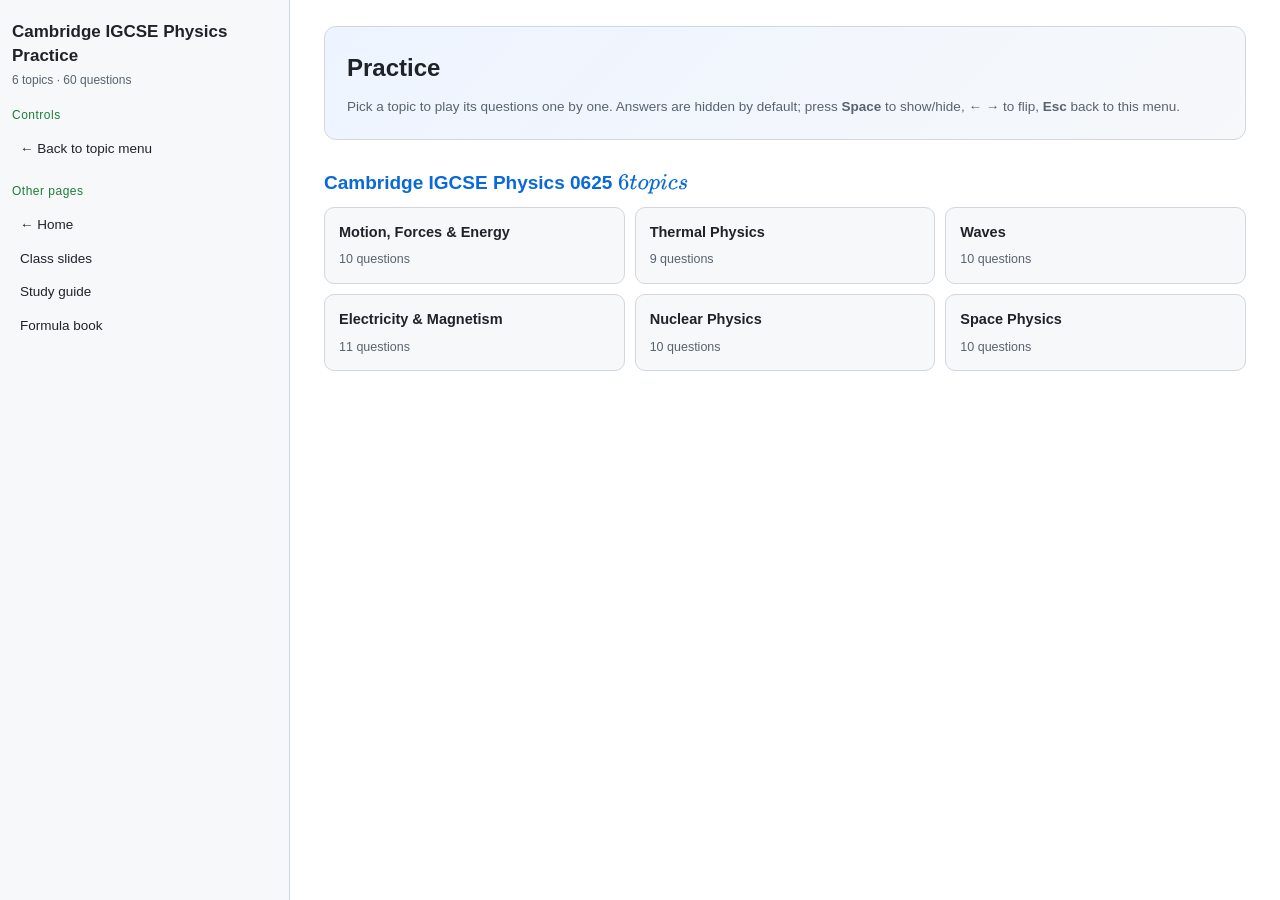
<file: practice.html>
<!DOCTYPE html>
<html lang="en"><head>
<meta charset="utf-8"><meta name="viewport" content="width=device-width,initial-scale=1">
<title>Cambridge IGCSE Physics 0625 &middot; Practice</title>
<script>
window.MathJax = {
  tex: { inlineMath: [['$','$'], ['\(','\)']], displayMath: [['$$','$$'], ['\[','\]']] }
};
</script>
<script src="mathjax/tex-mml-svg.js" async></script>

<link rel="stylesheet" href="_theme.css">
<link rel="stylesheet" href="_theme_slides.css">
<style>
/* Layout unique to the practice page; menu/card grid/progress/nav come from teaching-kit */
.grid{margin-top:8px}
.qbox{background:var(--panel);border:1px solid var(--line);border-radius:12px;padding:26px 28px;min-height:230px}
.qhead{color:var(--dim);font-size:13px;margin-bottom:8px}
.qtext{font-size:18px;line-height:1.85}
.abox{margin-top:18px;border-left:3px solid var(--acc2);padding:12px 16px;display:none}
.abox.on{display:block}
.kbd{color:var(--dim);font-size:12.5px;margin-top:10px}
.kbd b{background:var(--panel2);border:1px solid var(--line);border-radius:4px;padding:1px 6px}
</style></head>
<body>
<div class="wrap">
<div class="side">
  <h1>Cambridge IGCSE Physics<br>Practice</h1>
  <div class="sub">6 topics &middot; 60 questions</div>
  <div class="grp">Controls</div>
  <a class="item" href="#" onclick="backMenu();return false;">&larr; Back to topic menu</a>
  <div class="grp" style="margin-top:16px">Other pages</div>
  <a class="item" href="index.html">&larr; Home</a>
  <a class="item" href="slides.html">Class slides</a>
  <a class="item" href="guide.html">Study guide</a>
  <a class="item" href="formula.html">Formula book</a>
</div>
<div class="main">

<div class="menu on" id="menu">
  <div class="hero">
  <h1>Practice</h1>
  <div class="meta">Pick a topic to play its questions one by one. Answers are hidden by default;
  press <b>Space</b> to show/hide, <b>&larr; &rarr;</b> to flip, <b>Esc</b> back to this menu.</div>
  </div>
  <div id="groups"></div>
</div>

<div class="stage" id="stage">
  <div class="toolbar">
    <button class="btn" onclick="backMenu()">&larr; Menu</button>
    <button class="btn" onclick="toggleAns()">Show/Hide answer</button>
    <button class="btn" onclick="prev()">Previous</button>
    <button class="btn" onclick="next_()">Next</button>
    <span class="btn" id="pos">—</span>
  </div>
  <div class="bar"><i id="prog"></i></div>
  <div class="qbox">
    <div class="qhead" id="qhead">—</div>
    <div class="qtext" id="qtext">—</div>
    <div class="abox" id="abox"><b style="color:var(--acc2)">Answer</b>
      <div id="atext" style="margin-top:6px"></div></div>
  </div>
  <div class="nav">
    <button class="btn" onclick="prev()">&larr; Previous</button>
    <button class="btn" onclick="toggleAns()">Space: answer</button>
    <button class="btn" onclick="next_()">Next &rarr;</button>
  </div>
  <div class="kbd">Shortcuts: <b>&larr;</b> previous &middot; <b>&rarr;</b> next &middot; <b>Space</b> answer &middot; <b>Esc</b> back to menu</div>
</div>

</div></div>
<script>
const DATA = {"decks": [{"key": "motion_forces", "title": "Motion, Forces & Energy", "group": "P", "qs": [{"n": 1, "q": "<p>A cyclist travels $450\\ \\mathrm{m}$ in $30\\ \\mathrm{s}$. Calculate the average speed.</p>", "a": "<p>$v=\\dfrac{d}{t}=\\dfrac{450}{30}=15\\ \\mathrm{m/s}$.</p>"}, {"n": 2, "q": "<p>A car increases its velocity from $12\\ \\mathrm{m/s}$ to $30\\ \\mathrm{m/s}$ in $6\\ \\mathrm{s}$. Calculate its acceleration.</p>", "a": "<p>$a=\\dfrac{\\Delta v}{t}=\\dfrac{30-12}{6}=\\dfrac{18}{6}=3\\ \\mathrm{m/s^2}$.</p>"}, {"n": 3, "q": "<p>An object of mass $5.0\\ \\mathrm{kg}$ is taken to the Moon where $g=1.6\\ \\mathrm{N/kg}$. State its mass and calculate its weight there.</p>", "a": "<p>Mass is unchanged: $5.0\\ \\mathrm{kg}$. Weight $=mg=5.0\\times 1.6=8.0\\ \\mathrm{N}$.</p>"}, {"n": 4, "q": "<p>A metal block measures $4.0\\ \\mathrm{cm}\\times 5.0\\ \\mathrm{cm}\\times 2.0\\ \\mathrm{cm}$ and has a mass of $320\\ \\mathrm{g}$. Calculate its density in $\\mathrm{kg/m^3}$.</p>", "a": "<p>Volume $=4.0\\times 5.0\\times 2.0=40\\ \\mathrm{cm^3}$. Density $=\\dfrac{320}{40}=8.0\\ \\mathrm{g/cm^3}=8000\\ \\mathrm{kg/m^3}$.</p>"}, {"n": 5, "q": "<p>A spring of original length $12.0\\ \\mathrm{cm}$ extends to $17.0\\ \\mathrm{cm}$ when a $10\\ \\mathrm{N}$ load is hung from it. Calculate the spring constant.</p>", "a": "<p>Extension $x=17.0-12.0=5.0\\ \\mathrm{cm}=0.050\\ \\mathrm{m}$. $k=\\dfrac{F}{x}=\\dfrac{10}{0.050}=200\\ \\mathrm{N/m}$.</p>"}, {"n": 6, "q": "<p>A resultant force of $24\\ \\mathrm{N}$ acts on a mass of $6.0\\ \\mathrm{kg}$. Calculate the acceleration produced.</p>", "a": "<p>$a=\\dfrac{F}{m}=\\dfrac{24}{6.0}=4.0\\ \\mathrm{m/s^2}$.</p>"}, {"n": 7, "q": "<p>A uniform metre rule is pivoted at its centre (the $50\\ \\mathrm{cm}$ mark). A $4.0\\ \\mathrm{N}$ weight is hung at the $10\\ \\mathrm{cm}$ mark. What weight must be hung at the $80\\ \\mathrm{cm}$ mark to balance the rule?</p>", "a": "<p>Taking moments about the pivot: anticlockwise moment $=4.0\\times (50-10)=4.0\\times 40=160\\ \\mathrm{N\\,cm}$. Clockwise: $W\\times (80-50)=W\\times 30$. For equilibrium $30W=160$, so $W=5.3\\ \\mathrm{N}$.</p>"}, {"n": 8, "q": "<p>A crane lifts a $500\\ \\mathrm{kg}$ load through a height of $12\\ \\mathrm{m}$ in $20\\ \\mathrm{s}$. Calculate the useful power output. Use $g=9.8\\ \\mathrm{N/kg}$.</p>", "a": "<p>Energy transferred $=mg\\Delta h=500\\times 9.8\\times 12=58\\,800\\ \\mathrm{J}$. $P=\\dfrac{E}{t}=\\dfrac{58\\,800}{20}=2940\\ \\mathrm{W}\\approx 2.9\\ \\mathrm{kW}$.</p>"}, {"n": 9, "q": "<p>An electric motor takes in $800\\ \\mathrm{J}$ of electrical energy and delivers $600\\ \\mathrm{J}$ of useful kinetic energy. Calculate its efficiency.</p>", "a": "<p>Efficiency $=\\dfrac{600}{800}=0.75$, i.e. $75\\%$. The remaining $200\\ \\mathrm{J}$ is dissipated as thermal energy.</p>"}, {"n": 10, "q": "<p>A rectangular block of weight $120\\ \\mathrm{N}$ rests on a face of area $0.40\\ \\mathrm{m^2}$. It is then stood on a smaller face of area $0.10\\ \\mathrm{m^2}$. Calculate the pressure in each case.</p>", "a": "<p>$p=\\dfrac{F}{A}$: $\\dfrac{120}{0.40}=300\\ \\mathrm{Pa}$, and $\\dfrac{120}{0.10}=1200\\ \\mathrm{Pa}$. The smaller contact area gives four times the pressure.</p>"}]}, {"key": "thermal", "title": "Thermal Physics", "group": "P", "qs": [{"n": 1, "q": "<p>Calculate the energy needed to raise the temperature of $2.0\\ \\mathrm{kg}$ of water from $15^\\circ\\mathrm{C}$ to $100^\\circ\\mathrm{C}$. Use $c=4200\\ \\mathrm{J/(kg\\,^\\circ C)}$.</p>", "a": "<p>$\\Delta T=85^\\circ\\mathrm{C}$. $E=mc\\Delta T=2.0\\times 4200\\times 85=714\\,000\\ \\mathrm{J}\\approx 7.1\\times 10^5\\ \\mathrm{J}$.</p>"}, {"n": 2, "q": "<p>A $0.50\\ \\mathrm{kg}$ block of aluminium is supplied with $9000\\ \\mathrm{J}$ of energy and its temperature rises by $20^\\circ\\mathrm{C}$. Calculate the specific heat capacity of aluminium.</p>", "a": "<p>$c=\\dfrac{E}{m\\Delta T}=\\dfrac{9000}{0.50\\times 20}=\\dfrac{9000}{10}=900\\ \\mathrm{J/(kg\\,^\\circ C)}$.</p>"}, {"n": 3, "q": "<p>State the difference between boiling and evaporation.</p>", "a": "<p>Boiling occurs throughout the liquid, only at the boiling temperature, and is rapid, with bubbles of vapour forming inside the liquid. Evaporation occurs only at the surface, at any temperature, and is slow, with the most energetic molecules escaping.</p>"}, {"n": 4, "q": "<p>Explain why evaporation of sweat cools the body.</p>", "a": "<p>The molecules with the greatest kinetic energy escape from the surface of the sweat. The molecules left behind therefore have a lower average kinetic energy, so the liquid (and the skin beneath it) is cooler.</p>"}, {"n": 5, "q": "<p>Explain, in terms of density, how a convection current forms in a beaker of water heated at the bottom.</p>", "a": "<p>Water at the bottom is heated, expands, and becomes less dense than the surrounding water. It rises, and cooler, denser water sinks to replace it. The resulting circulation — rising warm water and sinking cool water — is the convection current.</p>"}, {"n": 6, "q": "<p>Why does a metal saucepan usually have a wooden or plastic handle?</p>", "a": "<p>Metal is a good conductor of thermal energy, so the body of the pan heats quickly and transfers energy to the food. Wood and plastic are poor conductors (insulators), so the handle stays cool enough to hold safely.</p>"}, {"n": 7, "q": "<p>A householder wants to reduce heat loss through the roof. Suggest one method and explain which transfer process it reduces.</p>", "a": "<p>Lay loft insulation (such as fibreglass or mineral wool) between the ceiling joists. It traps pockets of still air; air is a very poor conductor, so conduction through the roof space is greatly reduced. The trapped air also cannot circulate, so convection is reduced as well.</p>"}, {"n": 8, "q": "<p>Explain why a black car parked in sunshine becomes hotter than a white car parked beside it.</p>", "a": "<p>A black, dark surface is a good absorber of thermal (infrared) radiation, so it takes in a large fraction of the Sun's radiation. A white, shiny surface reflects most of that radiation and absorbs little. Since the black car absorbs energy at a higher rate, its temperature rises higher before the rate of energy loss balances the rate of gain.</p>"}, {"n": 9, "q": "<p>A sealed syringe contains air at room temperature. The plunger is pushed in slowly, halving the volume, while the temperature is kept constant. Explain, in terms of particles, what happens to the pressure.</p>", "a": "<p>The same number of molecules now occupy half the volume, so they are closer together and collide with the walls twice as often per second. More frequent collisions produce a larger force per unit area, so the pressure doubles.</p>"}]}, {"key": "waves", "title": "Waves", "group": "P", "qs": [{"n": 1, "q": "<p>A sound wave has a frequency of $500\\ \\mathrm{Hz}$ and travels at $340\\ \\mathrm{m/s}$. Calculate its wavelength.</p>", "a": "<p>$\\lambda=\\dfrac{v}{f}=\\dfrac{340}{500}=0.68\\ \\mathrm{m}$.</p>"}, {"n": 2, "q": "<p>A water wave has a wavelength of $0.40\\ \\mathrm{m}$ and a speed of $2.0\\ \\mathrm{m/s}$. Calculate its frequency and its period.</p>", "a": "<p>$f=\\dfrac{v}{\\lambda}=\\dfrac{2.0}{0.40}=5.0\\ \\mathrm{Hz}$. $T=\\dfrac{1}{f}=\\dfrac{1}{5.0}=0.20\\ \\mathrm{s}$.</p>"}, {"n": 3, "q": "<p>State the difference between a transverse and a longitudinal wave, and give one example of each.</p>", "a": "<p>In a transverse wave the oscillation is perpendicular to the direction of energy transfer (for example light, or a water wave). In a longitudinal wave the oscillation is parallel to the direction of energy transfer (for example sound in air).</p>"}, {"n": 4, "q": "<p>Light strikes a plane mirror at an angle of incidence of $35^\\circ$. State the angle of reflection and describe the image formed.</p>", "a": "<p>The angle of reflection is $35^\\circ$ (measured from the normal). The image is virtual, upright, the same size as the object, and laterally inverted.</p>"}, {"n": 5, "q": "<p>Explain why total internal reflection cannot occur when light travels from air into glass.</p>", "a": "<p>TIR requires light to be travelling from a denser medium into a less dense one so that it bends away from the normal and can reach a critical angle. Travelling from air into glass, the light bends towards the normal, so the angle of refraction is always smaller than the angle of incidence and a critical angle is never reached.</p>"}, {"n": 6, "q": "<p>An object is placed closer to a converging lens than its focal length. Describe the image formed and state one use of this arrangement.</p>", "a": "<p>The image is virtual, upright and magnified. The rays diverge after the lens, so they never meet and the image cannot be caught on a screen. This is the arrangement used in a magnifying glass.</p>"}, {"n": 7, "q": "<p>Explain why diffraction is more noticeable for sound waves than for light waves in everyday situations.</p>", "a": "<p>Diffraction is strongest when the wavelength is comparable to the size of the gap or obstacle. Sound wavelengths in air are of the order of a metre, similar to doorways and corners, so sound spreads around them easily. Light has a wavelength of less than a millionth of a metre, so it diffracts only appreciably through extremely small apertures.</p>"}, {"n": 8, "q": "<p>A ray of light enters a glass block at an angle of incidence of $50^\\circ$. The refractive index of the glass is $1.50$. Calculate the angle of refraction.</p>", "a": "<p>$\\sin r=\\dfrac{\\sin i}{n}=\\dfrac{\\sin 50^\\circ}{1.50}=\\dfrac{0.766}{1.50}=0.511$, so $r=\\sin^{-1}(0.511)\\approx 31^\\circ$.</p>"}, {"n": 9, "q": "<p>Give two reasons why digital signals are preferred to analogue signals for long-distance communication.</p>", "a": "<p>Digital signals are far less affected by noise, because a receiver only has to distinguish between two levels rather than reproduce an exact waveform; and they can be regenerated (amplified and reshaped) exactly at each repeater, so the signal does not degrade with distance.</p>"}, {"n": 10, "q": "<p>Explain why an astronaut on the Moon cannot hear a colleague hammering, even though they can see it.</p>", "a": "<p>Sound needs a medium to travel through, and the Moon's surface has no atmosphere, so the vibrations cannot reach the astronaut's ear. Light is an electromagnetic wave and needs no medium, so it travels through the vacuum and the hammering can be seen.</p>"}]}, {"key": "electricity", "title": "Electricity & Magnetism", "group": "P", "qs": [{"n": 1, "q": "<p>A charge of $90\\ \\mathrm{C}$ passes a point in a circuit in $30\\ \\mathrm{s}$. Calculate the current.</p>", "a": "<p>$I=\\dfrac{Q}{t}=\\dfrac{90}{30}=3.0\\ \\mathrm{A}$.</p>"}, {"n": 2, "q": "<p>A resistor has a p.d. of $9.0\\ \\mathrm{V}$ across it when the current through it is $0.30\\ \\mathrm{A}$. Calculate its resistance.</p>", "a": "<p>$R=\\dfrac{V}{I}=\\dfrac{9.0}{0.30}=30\\ \\Omega$.</p>"}, {"n": 3, "q": "<p>Calculate the power of a heater that operates from a $230\\ \\mathrm{V}$ supply with a current of $4.0\\ \\mathrm{A}$.</p>", "a": "<p>$P=VI=230\\times 4.0=920\\ \\mathrm{W}$.</p>"}, {"n": 4, "q": "<p>A $2.0\\ \\mathrm{kW}$ heater runs for $3.0$ hours. Calculate the energy used in kW h and the cost at $0.15$ currency units per kW h.</p>", "a": "<p>Energy $=2.0\\times 3.0=6.0\\ \\mathrm{kW\\,h}$. Cost $=6.0\\times 0.15=0.90$ currency units.</p>"}, {"n": 5, "q": "<p>Three resistors of $2.0\\ \\Omega$, $3.0\\ \\Omega$ and $5.0\\ \\Omega$ are connected in series. Calculate the total resistance.</p>", "a": "<p>$R=2.0+3.0+5.0=10.0\\ \\Omega$.</p>"}, {"n": 6, "q": "<p>A $6.0\\ \\Omega$ resistor and a $3.0\\ \\Omega$ resistor are connected in parallel. Calculate the combined resistance.</p>", "a": "<p>$\\dfrac{1}{R}=\\dfrac{1}{6.0}+\\dfrac{1}{3.0}=0.167+0.333=0.500$, so $R=\\dfrac{1}{0.500}=2.0\\ \\Omega$.</p>"}, {"n": 7, "q": "<p>Two resistors, $100\\ \\Omega$ and $300\\ \\Omega$, are connected in series across a $12\\ \\mathrm{V}$ supply. Calculate the p.d. across each resistor.</p>", "a": "<p>Total resistance $=400\\ \\Omega$; current $=\\dfrac{12}{400}=0.030\\ \\mathrm{A}$. Across the $100\\ \\Omega$ resistor: $V=IR=0.030\\times 100=3.0\\ \\mathrm{V}$. Across the $300\\ \\Omega$ resistor: $V=0.030\\times 300=9.0\\ \\mathrm{V}$. (Check: $3.0+9.0=12\\ \\mathrm{V}$, and the p.d.s are in the ratio of the resistances, $1:3$.)</p>"}, {"n": 8, "q": "<p>Explain why a fuse must be connected in the live wire rather than the neutral wire.</p>", "a": "<p>The fuse must break the connection to the high-voltage live wire. If it were in the neutral wire it would still stop the current, but the appliance's internal wiring would remain connected to the live wire at mains voltage, so the appliance would still be dangerous to touch even though it had stopped working.</p>"}, {"n": 9, "q": "<p>State two reasons why electricity is transmitted at very high voltage.</p>", "a": "<p>For a given power, a higher voltage means a smaller current ($P=VI$). The power lost as heat in the cables is $I^2R$, so reducing the current greatly reduces the energy lost; it also allows thinner, cheaper cables to be used.</p>"}, {"n": 10, "q": "<p>A transformer has $500$ turns on the primary and $2000$ turns on the secondary, connected to a $50\\ \\mathrm{V}$ a.c. supply. State whether it is step-up or step-down and calculate the output voltage.</p>", "a": "<p>There are more turns on the secondary, so it is a <strong>step-up</strong> transformer. $V_s=50\\times\\dfrac{2000}{500}=200\\ \\mathrm{V}$.</p>"}, {"n": 11, "q": "<p>A wire is moved downwards through a horizontal magnetic field directed from left to right. State two changes that would increase the induced e.m.f.</p>", "a": "<p>Move the wire faster, and use a stronger magnetic field. (Using a longer wire, or a coil with more turns, in the field would also increase it.)</p>"}]}, {"key": "nuclear", "title": "Nuclear Physics", "group": "P", "qs": [{"n": 1, "q": "<p>State the number of protons and neutrons in the nuclide ${}^{60}_{\\ 27}\\mathrm{Co}$.</p>", "a": "<p>Protons $=Z=27$. Neutrons $=A-Z=60-27=33$.</p>"}, {"n": 2, "q": "<p>Explain what is meant by an isotope, and state why isotopes of an element have the same chemical properties.</p>", "a": "<p>Isotopes are atoms of the same element (the same number of protons) with different numbers of neutrons, hence different nucleon numbers. Chemical properties depend on the number and arrangement of the electrons, which is the same for all isotopes of an element, so their chemistry is identical.</p>"}, {"n": 3, "q": "<p>A radioactive isotope has a half-life of $6.0$ hours and an initial corrected count rate of $640$ counts/minute. What is the corrected count rate after $18$ hours?</p>", "a": "<p>$18$ hours is $\\dfrac{18}{6.0}=3$ half-lives, so the count rate is $640\\times\\left(\\dfrac{1}{2}\\right)^3=640\\times\\dfrac{1}{8}=80$ counts/minute.</p>"}, {"n": 4, "q": "<p>Complete the decay equation: ${}^{214}_{\\ 82}\\mathrm{Pb}\\rightarrow{}^{214}_{\\ 83}\\mathrm{Bi}+\\ ?$</p>", "a": "<p>The nucleon number is unchanged and the proton number increases by 1, so this is beta decay and the missing particle is ${}^{\\ 0}_{-1}\\mathrm{e}$, a beta particle (electron).</p>"}, {"n": 5, "q": "<p>Explain why the count rate from a radioactive source should be measured over a long time and corrected for background radiation.</p>", "a": "<p>Radioactive decay is random, so the count rate fluctuates from moment to moment; averaging over a long time gives a reliable value. Background radiation is always present and is counted by the detector as well, so it must be measured separately and subtracted to give the count rate due to the source alone.</p>"}, {"n": 6, "q": "<p>Explain why alpha radiation is the most strongly ionising but the least penetrating of the three types.</p>", "a": "<p>An alpha particle is relatively large and carries a charge of $+2$, so it interacts strongly with the atoms it passes and readily removes electrons from them — hence strong ionisation. Because it loses energy rapidly in these interactions, it travels only a few centimetres in air and is stopped by a sheet of paper.</p>"}, {"n": 7, "q": "<p>A source emits gamma radiation and has a half-life of $6$ hours. Explain why it is suitable for use as a medical tracer, and state one safety precaution.</p>", "a": "<p>Gamma is weakly ionising but highly penetrating, so it can escape the body and be detected by a camera outside, giving an image without surgery. A half-life of a few hours is long enough to carry out the scan but short enough that the activity in the patient falls to a low level quickly. A precaution: the source should be handled with tongs, kept behind lead shielding, and the exposure time kept as short as possible.</p>"}, {"n": 8, "q": "<p>Compare nuclear fission and nuclear fusion, stating one similarity and one difference.</p>", "a": "<p>Similarity: both release energy because the products have a slightly smaller total mass than the reactants. Difference: fission splits a large, unstable nucleus into smaller nuclei, whereas fusion joins two small nuclei to make a larger one; fission is used in nuclear power stations, while fusion powers the stars.</p>"}, {"n": 9, "q": "<p>An isotope has a half-life of $8.0$ days. A sample initially contains $4.8\\times 10^{20}$ undecayed nuclei. How many remain after $24$ days?</p>", "a": "<p>$24$ days is $3$ half-lives, so the number remaining is $4.8\\times 10^{20}\\times\\left(\\dfrac{1}{2}\\right)^3=4.8\\times 10^{20}\\times\\dfrac{1}{8}=6.0\\times 10^{19}$ nuclei.</p>"}, {"n": 10, "q": "<p>In an electric field, alpha particles are deflected slightly towards the negative plate and beta particles strongly towards the positive plate. Explain both observations.</p>", "a": "<p>Alpha particles are positively charged, so they are attracted to the negative plate; but they are about 7000 times more massive than an electron, so they are deflected only slightly. Beta particles are electrons, negatively charged, so they are attracted to the positive plate; their very small mass means the same force produces a much larger acceleration, so they are deflected strongly.</p>"}]}, {"key": "space", "title": "Space Physics", "group": "P", "qs": [{"n": 1, "q": "<p>State the order of the eight planets, starting with the one closest to the Sun.</p>", "a": "<p>Mercury, Venus, Earth, Mars, Jupiter, Saturn, Uranus, Neptune.</p>"}, {"n": 2, "q": "<p>Explain the difference between the Earth rotating on its axis and the Earth orbiting the Sun, and state what each causes.</p>", "a": "<p>Rotation is the Earth spinning on its own axis, once about every 24 hours, and it causes day and night. Orbiting (revolution) is the Earth's motion around the Sun, once about every year; combined with the tilt of the Earth's axis it causes the seasons.</p>"}, {"n": 3, "q": "<p>The Moon orbits the Earth with a period of about $27.3$ days at an orbital radius of $3.8\\times 10^8\\ \\mathrm{m}$. Calculate its average orbital speed.</p>", "a": "<p>$T=27.3\\times 24\\times 3600=2.36\\times 10^6\\ \\mathrm{s}$. $v=\\dfrac{2\\pi r}{T}=\\dfrac{2\\pi\\times 3.8\\times 10^8}{2.36\\times 10^6}=\\dfrac{2.39\\times 10^9}{2.36\\times 10^6}\\approx 1.0\\times 10^3\\ \\mathrm{m/s}$ (about $1.0\\ \\mathrm{km/s}$).</p>"}, {"n": 4, "q": "<p>Explain why a comet travels fastest when it is closest to the Sun.</p>", "a": "<p>The Sun's gravitational pull on the comet is strongest when the comet is closest to it. This larger force produces a larger acceleration, and over the part of the orbit near the Sun the force partly acts along the direction of motion, increasing the comet's speed. Energy is conserved: as the comet falls closer to the Sun it loses gravitational potential energy and gains kinetic energy.</p>"}, {"n": 5, "q": "<p>Calculate the distance, in metres, corresponding to $4.2$ light-years.</p>", "a": "<p>$4.2\\times 9.5\\times 10^{15}=4.0\\times 10^{16}\\ \\mathrm{m}$.</p>"}, {"n": 6, "q": "<p>State what is meant by the main sequence stage of a star's life, and explain why the star is stable during this stage.</p>", "a": "<p>The main sequence is the long stage during which a star is fusing hydrogen into helium in its core. The star is stable because the inward force of gravity pulling its material together is balanced by the outward pressure produced by the energy released in fusion, so its size and temperature stay roughly constant for billions of years.</p>"}, {"n": 7, "q": "<p>Describe how a star much more massive than the Sun ends its life, naming the stages.</p>", "a": "<p>It expands into a red supergiant, then explodes as a supernova. The remnant left behind is a neutron star, or, if enough mass remains, a black hole from which light cannot escape.</p>"}, {"n": 8, "q": "<p>Explain what redshift is and how it provides evidence that the Universe is expanding.</p>", "a": "<p>Redshift is an increase in the observed wavelength of light from a source that is moving away from the observer, shifting its spectrum towards the red end. Light from distant galaxies is redshifted, and the more distant the galaxy the greater the redshift, which means more distant galaxies are receding faster. Since essentially all distant galaxies are receding from us, the Universe as a whole is expanding.</p>"}, {"n": 9, "q": "<p>A galaxy is $3.0\\times 10^{24}\\ \\mathrm{m}$ away. Using $H_0=2.2\\times 10^{-18}\\ \\mathrm{s^{-1}}$, calculate the speed at which it is receding.</p>", "a": "<p>$v=H_0 d=2.2\\times 10^{-18}\\times 3.0\\times 10^{24}=6.6\\times 10^6\\ \\mathrm{m/s}$ (about $6600\\ \\mathrm{km/s}$).</p>"}, {"n": 10, "q": "<p>State what the cosmic microwave background radiation is and why it supports the Big Bang model.</p>", "a": "<p>The CMBR is low-intensity microwave radiation detected almost uniformly from every direction in the sky. It is interpreted as radiation produced when the Universe was extremely hot and dense, shortly after the Big Bang, which has been stretched to microwave wavelengths by the subsequent expansion of space. Its existence — and its near-perfect uniformity — is a direct prediction of the Big Bang model and is difficult to explain in any model without a hot, dense early stage.</p>"}]}], "gmeta": {"P": {"title": "Cambridge IGCSE Physics 0625 (6 topics)", "label": "Physics · Space Physics"}}, "grank": ["P"]};
let cur = null, idx = 0, showAns = false;

/* MathJax loads asynchronously: after dynamically inserting content we must
   re-typeset. A single Promise chain serialises all typeset calls so fast
   question changes don't trigger MathJax "Typeset already in progress"; retry
   by polling until MathJax has finished loading. */
let _tp = Promise.resolve();
function typeset(id){
  const run = function() {
    const el = id ? [document.getElementById(id)] : undefined;
    return window.MathJax.typesetPromise(el);
  };
  if (window.MathJax && window.MathJax.typesetPromise) {
    _tp = _tp.then(run).catch(function(e){ /* ignore a local typeset error */ });
  } else {
    setTimeout(function(){ typeset(id); }, 120);
  }
}

function renderMenu(){
  const box = document.getElementById('groups');
  let h = '';
  DATA.grank.forEach(function(g){
    h += '<h3>' + DATA.gmeta[g].title + '</h3><div class="grid">';
    DATA.decks.filter(function(d){return d.group===g;}).forEach(function(d){
      h += '<div class="card" onclick="openDeck(\'' + d.key + '\')"><div class="t">' +
           d.title + '</div><div class="c">' + d.qs.length + ' questions</div></div>';
    });
    h += '</div>';
  });
  box.innerHTML = h;
  typeset('groups');
}

function openDeck(key){
  cur = DATA.decks.find(function(d){return d.key===key;});
  idx = 0; showAns = false;
  document.getElementById('menu').classList.remove('on');
  document.getElementById('stage').classList.add('on');
  render();
}
function backMenu(){
  document.getElementById('stage').classList.remove('on');
  document.getElementById('menu').classList.add('on');
}
function render(){
  const q = cur.qs[idx];
  document.getElementById('qhead').textContent = cur.title + '  ·  Question ' + q.n + ' / ' + cur.qs.length;
  document.getElementById('qtext').innerHTML = q.q;
  document.getElementById('atext').innerHTML = q.a;
  document.getElementById('abox').classList.toggle('on', showAns);
  document.getElementById('pos').textContent = (idx+1) + ' / ' + cur.qs.length;
  document.getElementById('prog').style.width = ((idx+1)/cur.qs.length*100) + '%';
  typeset('qbox');
}
function toggleAns(){ showAns = !showAns; document.getElementById('abox').classList.toggle('on', showAns);
  if (showAns) typeset('atext'); }
function prev(){ if(!cur) return; idx = (idx - 1 + cur.qs.length) % cur.qs.length; showAns=false; render(); }
function next_(){ if(!cur) return; idx = (idx + 1) % cur.qs.length; showAns=false; render(); }
document.addEventListener('keydown', function(e){
  if(!cur) return;
  if(e.key === 'ArrowRight'){ next_(); }
  else if(e.key === 'ArrowLeft'){ prev(); }
  else if(e.key === ' '){ e.preventDefault(); toggleAns(); }
  else if(e.key === 'Escape'){ backMenu(); }
});
renderMenu();
</script>
</body></html>
</file>
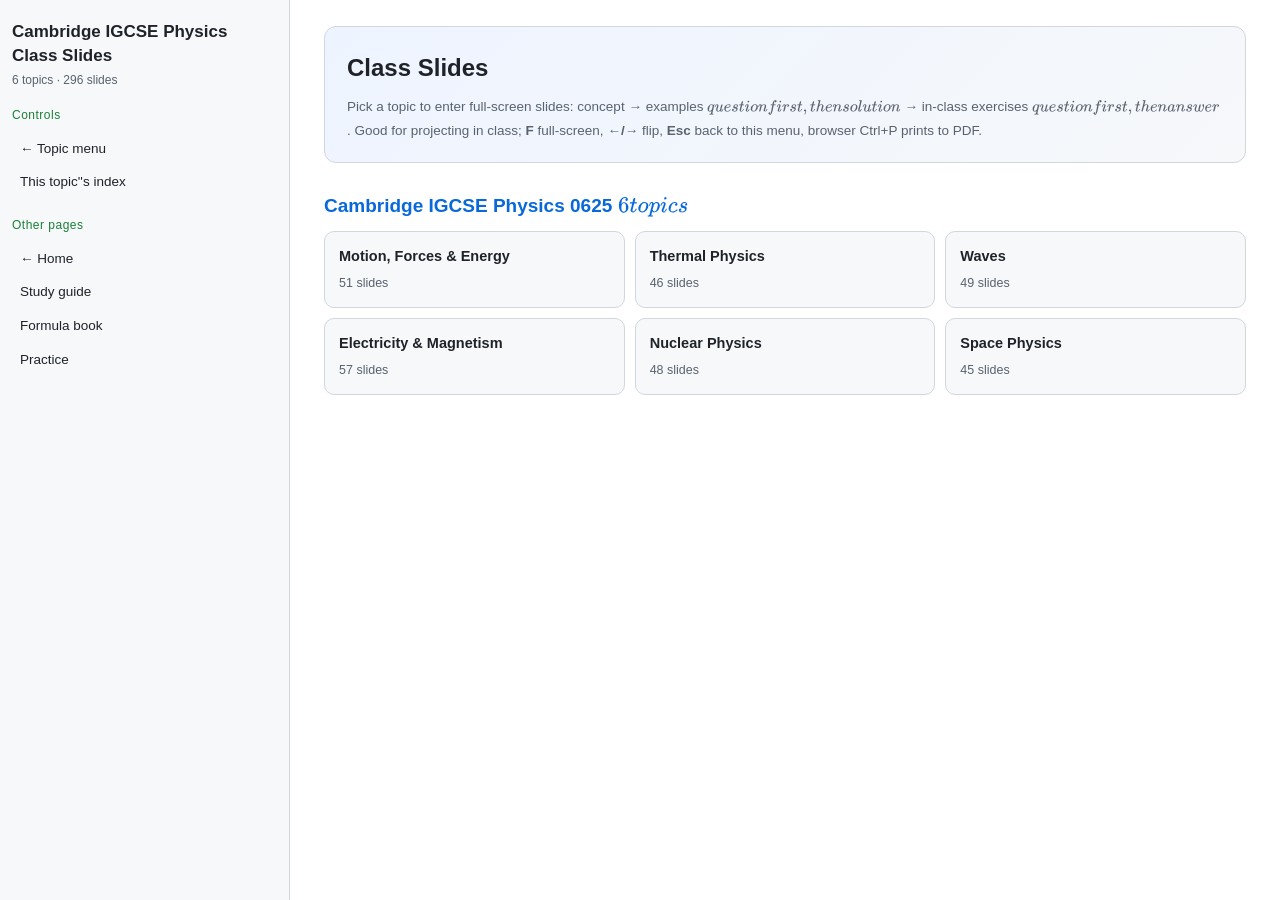
<file: slides.html>
<!DOCTYPE html>
<html lang="en"><head>
<meta charset="utf-8"><meta name="viewport" content="width=device-width,initial-scale=1">
<title>Cambridge IGCSE Physics 0625 &middot; Class Slides</title>
<script>
window.MathJax = {
  tex: { inlineMath: [['$','$'], ['\(','\)']], displayMath: [['$$','$$'], ['\[','\]']] }
};
</script>
<script src="mathjax/tex-mml-svg.js" async></script>

<link rel="stylesheet" href="_theme.css">
<link rel="stylesheet" href="_theme_slides.css">
</head>
<body>
<div class="wrap">
<div class="side">
  <h1>Cambridge IGCSE Physics<br>Class Slides</h1>
  <div class="sub">6 topics &middot; 296 slides</div>
  <div class="grp">Controls</div>
  <a class="item" href="#" onclick="backMenu();return false;">&larr; Topic menu</a>
  <a class="item" href="#" onclick="toggleIdx();return false;">This topic''s index</a>
  <div class="idx" id="idx"></div>
  <div class="grp" style="margin-top:16px">Other pages</div>
  <a class="item" href="index.html">&larr; Home</a>
  <a class="item" href="guide.html">Study guide</a>
  <a class="item" href="formula.html">Formula book</a>
  <a class="item" href="practice.html">Practice</a>
</div>
<div class="main">

<div class="menu on" id="menu">
  <div class="hero">
  <h1>Class Slides</h1>
  <div class="meta">Pick a topic to enter full-screen slides: concept &rarr; examples (question first, then solution) &rarr;
  in-class exercises (question first, then answer). Good for projecting in class;
  <b>F</b> full-screen, <b>&larr;/&rarr;</b> flip, <b>Esc</b> back to this menu, browser Ctrl+P prints to PDF.</div>
  </div>
  <div id="groups"></div>
</div>

<div class="stage" id="stage">
  <div class="toolbar">
    <button class="btn" onclick="backMenu()">&larr; Menu</button>
    <button class="btn" onclick="prev()">Previous</button>
    <button class="btn" onclick="next_()">Next</button>
    <button class="btn" onclick="full()">Full screen (F)</button>
    <button class="btn" onclick="window.print()">Print / Export PDF</button>
    <span class="btn" id="pos">—</span>
  </div>
  <div class="bar"><i id="prog"></i></div>
  <div class="slide" id="slide"></div>
  <div class="nav">
    <button class="btn" onclick="prev()">&larr; Previous</button>
    <button class="btn" onclick="next_()">Next &rarr;</button>
    <span class="btn" id="topic"></span>
  </div>
  <div class="hint">Shortcuts: <b>&rarr;</b>/<b>Space</b> next &middot; <b>&larr;</b> previous &middot; <b>Home/End</b> first/last &middot; <b>F</b> full screen &middot; <b>Esc</b> back to menu</div>
</div>

</div></div>
<script>
const DATA = {"decks": [{"key": "motion_forces", "title": "Motion, Forces & Energy", "short": "Motion, Forces & Energy", "group": "P", "slides": [{"k": "cover", "t": "Motion, Forces & Energy", "h": "<div class=\"cover\"><h1>Motion, Forces &amp; Energy</h1><p class=\"sub\">Cambridge IGCSE Physics 0625 — Topic 1. Measurement, scalars and vectors, motion graphs, forces and Newton's laws, moments, momentum, energy stores and transfers, work and power, and pressure. It is the largest topic in the syllabus and underpins every other one.</p></div>"}, {"k": "spec", "t": "Specification", "h": "<h2>Specification</h2><ul class=\"big\"><li><p>Describe the use of rulers, measuring cylinders and clocks to measure length, volume and time; determine an average value for a small distance and for a short interval of time.</p></li><li><p>Understand that a <strong>scalar</strong> has magnitude only while a <strong>vector</strong> has magnitude and direction; know that distance, speed, mass, energy and time are scalars, and that displacement, velocity, force, weight, acceleration and momentum are vectors.</p></li><li><p>Define speed as distance travelled per unit time and velocity as speed in a given direction; recall and use $v=\\dfrac{d}{t}$.</p></li><li><p>Sketch, plot and interpret distance–time and speed–time graphs; calculate speed from the gradient of a distance–time graph, acceleration from the gradient of a speed–time graph, and distance from the area under a speed–time graph.</p></li></ul>"}, {"k": "spec", "t": "Specification", "h": "<h2>Specification</h2><ul class=\"big\"><li><p>Define acceleration as change in velocity per unit time; recall and use $a=\\dfrac{\\Delta v}{t}$; know that a deceleration is a negative acceleration.</p></li><li><p>State that the acceleration of free fall $g$ near the Earth is approximately constant at about $9.8\\ \\mathrm{m/s^2}$; describe the motion of falling objects with and without air resistance, including terminal velocity.</p></li><li><p>State that mass is a measure of the quantity of matter and that weight is a gravitational force; define gravitational field strength as force per unit mass; recall and use $W=mg$.</p></li><li><p>Define density as mass per unit volume; recall and use $\\rho=\\dfrac{m}{V}$; describe how to determine the density of a liquid and of a regular or irregular solid; determine whether an object floats.</p></li></ul>"}, {"k": "spec", "t": "Specification", "h": "<h2>Specification</h2><ul class=\"big\"><li><p>Know that forces may change the size, shape or motion of an object; determine the resultant of two or more forces; state that a resultant force changes the velocity of an object.</p></li><li><p>Sketch, plot and interpret load–extension graphs; define the spring constant as force per unit extension; recall and use $F=kx$; define the <strong>limit of proportionality</strong>.</p></li><li><p>Recall and use $F=ma$; describe, qualitatively, motion in a circular path due to a force perpendicular to the velocity.</p></li><li><p>Describe solid friction; know that drag acts on an object moving through a fluid and increases with speed.</p></li></ul>"}, {"k": "spec", "t": "Specification", "h": "<h2>Specification</h2><ul class=\"big\"><li><p>Define the moment of a force; recall and use moment $=F\\times d$; state the principle of moments for an object in equilibrium.</p></li><li><p>State what is meant by centre of gravity; describe an experiment to find it and the effect of its position on stability.</p></li><li><p>Define momentum as mass × velocity and impulse as force × time; recall and use $p=mv$ and define resultant force as change in momentum per unit time.</p></li><li><p>State that energy may be stored as kinetic, gravitational potential, chemical, elastic (strain), nuclear, electrostatic and internal (thermal); describe transfers between stores and use the principle of conservation of energy.</p></li></ul>"}, {"k": "spec", "t": "Specification", "h": "<h2>Specification</h2><ul class=\"big\"><li><p>Recall and use $E_k=\\dfrac{1}{2}mv^2$ and $\\Delta E_p=mg\\Delta h$.</p></li><li><p>Understand that work done is the energy transferred; recall and use $W=Fs$; define power as work done per unit time and recall and use $P=\\dfrac{W}{t}$.</p></li><li><p>Define efficiency as the ratio of useful output energy (or power) to total input energy (or power).</p></li><li><p>Define pressure as force per unit area; recall and use $p=\\dfrac{F}{A}$; recall and use the change in pressure in a liquid $\\Delta p=\\rho g\\Delta h$.</p></li></ul>"}, {"k": "note", "t": "Measuring length, volume and time", "h": "<h2>Measuring length, volume and time</h2><p>Common instruments and their typical resolution:</p>\n<ul><li><strong>Metre rule / ruler</strong> — length, to the nearest millimetre. Read it at eye level to avoid parallax error.</li><li><strong>Measuring cylinder</strong> — volume of a liquid; read the bottom of the meniscus.</li><li><strong>Clock / stopwatch</strong> — time; for a short interval, time several repetitions and divide (this averages out reaction-time error).</li></ul>"}, {"k": "note", "t": "Measuring length, volume and time", "h": "<h2 class=\"cont\">Measuring length, volume and time (continued)</h2><p>To measure a <strong>small distance</strong> accurately (for example the thickness of one sheet of paper), measure many identical items together and divide by the count. To measure a <strong>short time</strong> (for example one swing of a pendulum), time 20 swings and divide by 20.</p>"}, {"k": "note", "t": "Scalars and vectors", "h": "<h2>Scalars and vectors</h2><p>A <strong>scalar</strong> quantity is fully described by a magnitude (a number and a unit). A <strong>vector</strong> quantity needs both a magnitude and a direction.</p>\n<table><thead><tr><th>Scalars</th><th>Vectors</th></tr></thead><tbody><tr><td>distance, speed, mass, time, energy, temperature</td><td>displacement, velocity, force, weight, acceleration, momentum</td></tr></tbody></table>\n<p>Adding vectors that lie along the same straight line is straightforward: forces in the same direction add; forces in opposite directions subtract. Two vectors at an angle are combined using a scale drawing (a vector triangle) or by calculation.</p>"}, {"k": "note", "t": "Speed, velocity and motion graphs", "h": "<h2>Speed, velocity and motion graphs</h2><p>Average <strong>speed</strong> is total distance divided by total time:</p>\n<p>$$v=\\frac{d}{t}$$</p>\n<p><strong>Velocity</strong> is speed in a stated direction; an object moving at constant speed round a circle has a continuously changing velocity because its direction changes.</p>\n<p><strong>Distance–time graph:</strong> the gradient equals the speed. A horizontal line means the object is stationary; a straight sloping line means constant speed; a curve means the speed is changing.</p>\n<p><strong>Speed–time graph:</strong> the gradient equals the acceleration; the <strong>area under the graph</strong> equals the distance travelled. A horizontal line means constant speed (zero acceleration).</p>"}, {"k": "note", "t": "Acceleration and free fall", "h": "<h2>Acceleration and free fall</h2><p>Acceleration is the rate of change of velocity:</p>\n<p>$$a=\\frac{\\Delta v}{t}$$</p>\n<p>Its unit is $\\mathrm{m/s^2}$. A deceleration is simply a negative acceleration.</p>\n<p>Near the Earth's surface, an object in free fall accelerates at approximately $g=9.8\\ \\mathrm{m/s^2}$ (often rounded to $10\\ \\mathrm{m/s^2}$ in examination questions). This means that, ignoring air resistance, its velocity increases by about $9.8\\ \\mathrm{m/s}$ every second.</p>"}, {"k": "note", "t": "Acceleration and free fall", "h": "<h2 class=\"cont\">Acceleration and free fall (continued)</h2><p>With air resistance, the drag force grows as the speed increases. Eventually drag equals the weight, the resultant force becomes zero, and the object stops accelerating — it has reached its <strong>terminal velocity</strong>.</p>"}, {"k": "note", "t": "Mass, weight and gravitational field strength", "h": "<h2>Mass, weight and gravitational field strength</h2><p><strong>Mass</strong> is the amount of matter in an object, measured in kilograms; it does not change when the object moves. <strong>Weight</strong> is the gravitational force acting on the object, measured in newtons; it does change from planet to planet.</p>\n<p>Gravitational field strength $g$ is the force per unit mass, and</p>\n<p>$$W=mg$$</p>\n<p>So a $60\\ \\mathrm{kg}$ person has a weight of about $60\\times 9.8=588\\ \\mathrm{N}$ on the Earth, but only about $96\\ \\mathrm{N}$ on the Moon where $g\\approx 1.6\\ \\mathrm{N/kg}$.</p>"}, {"k": "note", "t": "Density", "h": "<h2>Density</h2><p>Density is mass per unit volume:</p>\n<p>$$\\rho=\\frac{m}{V}$$</p>\n<p>Typical units are $\\mathrm{kg/m^3}$ or $\\mathrm{g/cm^3}$; note that $1\\ \\mathrm{g/cm^3}=1000\\ \\mathrm{kg/m^3}$.</p>\n<p>To find the density of a <strong>regular solid</strong>, measure its dimensions, calculate its volume, and weigh it. For an <strong>irregular solid</strong>, submerge it in a measuring cylinder (or a displacement can) and use the rise in level as its volume. For a <strong>liquid</strong>, weigh an empty measuring cylinder, add a known volume of liquid, and subtract.</p>"}, {"k": "note", "t": "Density", "h": "<h2 class=\"cont\">Density (continued)</h2><p>An object floats in a fluid if its density is less than the fluid's density; a liquid of lower density floats on top of a liquid of higher density.</p>"}, {"k": "note", "t": "Forces, Hooke's law and the limit of proportionality", "h": "<h2>Forces, Hooke's law and the limit of proportionality</h2><p>A force can change the size, the shape, or the motion of an object. Forces are measured with a newton meter (spring balance).</p>\n<p>Stretching a spring: the <strong>extension</strong> is the increase in length, $x = \\text{loaded length} - \\text{original length}$. Provided the <strong>limit of proportionality</strong> is not exceeded, extension is proportional to the load:</p>\n<p>$$F=kx$$</p>\n<p>where $k$ is the spring constant in $\\mathrm{N/m}$. On a load–extension graph the relationship is a straight line through the origin up to the limit of proportionality; beyond it, the graph curves and the spring is permanently deformed.</p>"}, {"k": "note", "t": "Resultant force, $F=ma$ and circular motion", "h": "<h2>Resultant force, $F=ma$ and circular motion</h2><p>The <strong>resultant force</strong> is the single force that has the same effect as all the forces acting together.</p>\n<ul><li>If the resultant force is zero, an object either stays at rest or continues at constant velocity.</li><li>If the resultant force is not zero, the object accelerates in the direction of that resultant force.</li></ul>\n<p>$$F=ma$$</p>\n<p>For motion in a circle at constant speed, the velocity is continuously changing direction, so the object is accelerating. The required force is directed towards the centre of the circle (a centripetal force) and is perpendicular to the velocity.</p>"}, {"k": "note", "t": "Friction and terminal velocity", "h": "<h2>Friction and terminal velocity</h2><p><strong>Solid friction</strong> is the force between two surfaces that opposes sliding. <strong>Drag</strong> is the frictional force on an object moving through a fluid (a liquid or a gas); it increases with speed and depends on the object's shape and the fluid's density.</p>\n<p>This is why a falling object reaches terminal velocity: drag increases with speed until it balances the weight, at which point the resultant force is zero.</p>"}, {"k": "note", "t": "Moments and equilibrium", "h": "<h2>Moments and equilibrium</h2><p>The <strong>moment</strong> of a force measures its turning effect about a pivot:</p>\n<p>$$\\text{moment}=F\\times d$$</p>\n<p>where $d$ is the <strong>perpendicular</strong> distance from the pivot to the line of action of the force. The unit is $\\mathrm{N\\,m}$.</p>\n<p><strong>Principle of moments:</strong> for an object in equilibrium, the sum of the clockwise moments about any point equals the sum of the anticlockwise moments about that point.</p>"}, {"k": "note", "t": "Centre of gravity and stability", "h": "<h2>Centre of gravity and stability</h2><p>The <strong>centre of gravity</strong> is the point through which the entire weight of an object appears to act. For a uniform shape it is at the geometric centre.</p>\n<p>To find the centre of gravity of a flat irregular lamina: suspend it freely from a point, hang a plumb line from the same point, and mark the vertical line; repeat from a second point. The centre of gravity is where the two lines cross.</p>\n<p>An object topples when the line of action of its weight falls outside its base. So stability is improved by <strong>lowering the centre of gravity</strong> and <strong>widening the base</strong>.</p>"}, {"k": "note", "t": "Momentum and impulse", "h": "<h2>Momentum and impulse</h2><p><strong>Momentum</strong> is mass × velocity:</p>\n<p>$$p=mv$$</p>\n<p>Momentum is a vector, and in the absence of external forces total momentum is conserved in collisions and explosions.</p>\n<p><strong>Impulse</strong> is force × time and equals the change in momentum. Rearranging gives a useful form of Newton's second law:</p>\n<p>$$F=\\frac{\\Delta p}{t}$$</p>\n<p>so the resultant force equals the rate of change of momentum. A larger stopping time (crumple zones, airbags, bending your knees when landing) reduces the force for the same change in momentum.</p>"}, {"k": "note", "t": "Energy stores and transfers", "h": "<h2>Energy stores and transfers</h2><p>Energy may be stored as kinetic, gravitational potential, chemical, elastic (strain), nuclear, electrostatic and internal (thermal). Energy is transferred between stores by forces (mechanical work), by electric currents (electrical work), by heating, and by waves such as light and sound.</p>\n<p>The <strong>principle of conservation of energy</strong> states that energy cannot be created or destroyed, only transferred between stores. The total energy of a closed system is constant; \"lost\" energy is usually dissipated as internal (thermal) energy of the surroundings.</p>\n<p>$$E_k=\\frac{1}{2}mv^2\\qquad\\qquad \\Delta E_p=mg\\Delta h$$</p>"}, {"k": "note", "t": "Work, power and efficiency", "h": "<h2>Work, power and efficiency</h2><p><strong>Work done</strong> equals the energy transferred. For a force moving an object:</p>\n<p>$$W=Fs$$</p>\n<p>where $s$ is the distance moved <strong>in the direction of the force</strong>. The unit is the joule (J); $1\\ \\mathrm{J}$ is the work done when a force of $1\\ \\mathrm{N}$ moves an object $1\\ \\mathrm{m}$.</p>\n<p><strong>Power</strong> is the rate of doing work (or of transferring energy):</p>\n<p>$$P=\\frac{W}{t}=\\frac{E}{t}$$</p>\n<p>The unit is the watt (W), where $1\\ \\mathrm{W}=1\\ \\mathrm{J/s}$.</p>"}, {"k": "note", "t": "Work, power and efficiency", "h": "<h2 class=\"cont\">Work, power and efficiency (continued)</h2><p><strong>Efficiency</strong> is the fraction of the input that ends up as useful output:</p>\n<p>$$\\text{efficiency}=\\frac{\\text{useful energy output}}{\\text{total energy input}}\\qquad\\text{or}\\qquad \\frac{\\text{useful power output}}{\\text{total power input}}$$</p>"}, {"k": "note", "t": "Pressure", "h": "<h2>Pressure</h2><p>Pressure is force per unit area:</p>\n<p>$$p=\\frac{F}{A}$$</p>\n<p>The unit is the pascal (Pa), where $1\\ \\mathrm{Pa}=1\\ \\mathrm{N/m^2}$. A large area gives a small pressure for the same force (snowshoes, wide tyres); a small area gives a large pressure (a sharp knife, a drawing pin).</p>\n<p>In a liquid, pressure increases with depth:</p>\n<p>$$\\Delta p=\\rho g\\Delta h$$</p>\n<p>Pressure in a liquid acts equally in all directions and depends on depth and density, not on the shape or width of the container.</p>"}, {"k": "ex", "t": "Example 1", "h": "<h2>Example 1</h2><div class=\"stem\"><p>A car accelerates from rest to $20\\ \\mathrm{m/s}$ in $8\\ \\mathrm{s}$, travels at $20\\ \\mathrm{m/s}$ for $12\\ \\mathrm{s}$, then brakes to rest in $5\\ \\mathrm{s}$. Calculate (a) the initial acceleration, (b) the total distance travelled.</p></div>"}, {"k": "sol", "t": "Example 1 solution", "h": "<h2 class=\"sol\">Example 1 &middot; Solution</h2><p>(a) The acceleration is the gradient of the first section:</p>\n<p>$$a=\\frac{\\Delta v}{t}=\\frac{20-0}{8}=2.5\\ \\mathrm{m/s^2}$$</p>\n<p>(b) The total distance is the area under the whole graph — a triangle, a rectangle, then a triangle:</p>\n<p>$$\\text{triangle}=\\tfrac{1}{2}\\times 8\\times 20=80\\ \\mathrm{m}$$</p>\n<p>$$\\text{rectangle}=12\\times 20=240\\ \\mathrm{m}$$</p>\n<p>$$\\text{triangle}=\\tfrac{1}{2}\\times 5\\times 20=50\\ \\mathrm{m}$$</p>\n<p>Total distance $=80+240+50=370\\ \\mathrm{m}$.</p>"}, {"k": "ex", "t": "Example 2", "h": "<h2>Example 2</h2><div class=\"stem\"><p>A stone has a mass of $189\\ \\mathrm{g}$. It is lowered into a measuring cylinder containing $150\\ \\mathrm{cm^3}$ of water, and the level rises to $220\\ \\mathrm{cm^3}$. Calculate the density of the stone in $\\mathrm{kg/m^3}$, and state whether it will float in water.</p></div>"}, {"k": "sol", "t": "Example 2 solution", "h": "<h2 class=\"sol\">Example 2 &middot; Solution</h2><p>Volume of the stone $=220-150=70\\ \\mathrm{cm^3}$.</p>\n<p>$$\\rho=\\frac{m}{V}=\\frac{189}{70}=2.7\\ \\mathrm{g/cm^3}$$</p>\n<p>Convert: $2.7\\ \\mathrm{g/cm^3}=2700\\ \\mathrm{kg/m^3}$.</p>\n<p>Water has a density of $1000\\ \\mathrm{kg/m^3}$. Since $2700&gt;1000$, the stone sinks.</p>"}, {"k": "ex", "t": "Example 3", "h": "<h2>Example 3</h2><div class=\"stem\"><p>A trolley of mass $2.0\\ \\mathrm{kg}$ moving at $3.0\\ \\mathrm{m/s}$ collides head-on with a stationary trolley of mass $1.0\\ \\mathrm{kg}$. The trolleys stick together. Calculate their common velocity after the collision.</p></div>"}, {"k": "sol", "t": "Example 3 solution", "h": "<h2 class=\"sol\">Example 3 &middot; Solution</h2><p>Total momentum before $=m_1u_1+m_2u_2=(2.0\\times 3.0)+(1.0\\times 0)=6.0\\ \\mathrm{kg\\,m/s}$.</p>\n<p>After the collision the combined mass is $3.0\\ \\mathrm{kg}$, so by conservation of momentum:</p>\n<p>$$6.0=3.0\\times v\\qquad\\Rightarrow\\qquad v=2.0\\ \\mathrm{m/s}$$</p>\n<p>in the original direction of motion.</p>"}, {"k": "q", "t": "Exercise 1", "h": "<h2>Exercise 1</h2><div class=\"stem\"><p>A cyclist travels $450\\ \\mathrm{m}$ in $30\\ \\mathrm{s}$. Calculate the average speed.</p></div>"}, {"k": "a", "t": "Exercise 1 answer", "h": "<h2 class=\"sol\">Exercise 1 &middot; Answer</h2><div class=\"ans\"><p>$v=\\dfrac{d}{t}=\\dfrac{450}{30}=15\\ \\mathrm{m/s}$.</p></div>"}, {"k": "q", "t": "Exercise 2", "h": "<h2>Exercise 2</h2><div class=\"stem\"><p>A car increases its velocity from $12\\ \\mathrm{m/s}$ to $30\\ \\mathrm{m/s}$ in $6\\ \\mathrm{s}$. Calculate its acceleration.</p></div>"}, {"k": "a", "t": "Exercise 2 answer", "h": "<h2 class=\"sol\">Exercise 2 &middot; Answer</h2><div class=\"ans\"><p>$a=\\dfrac{\\Delta v}{t}=\\dfrac{30-12}{6}=\\dfrac{18}{6}=3\\ \\mathrm{m/s^2}$.</p></div>"}, {"k": "q", "t": "Exercise 3", "h": "<h2>Exercise 3</h2><div class=\"stem\"><p>An object of mass $5.0\\ \\mathrm{kg}$ is taken to the Moon where $g=1.6\\ \\mathrm{N/kg}$. State its mass and calculate its weight there.</p></div>"}, {"k": "a", "t": "Exercise 3 answer", "h": "<h2 class=\"sol\">Exercise 3 &middot; Answer</h2><div class=\"ans\"><p>Mass is unchanged: $5.0\\ \\mathrm{kg}$. Weight $=mg=5.0\\times 1.6=8.0\\ \\mathrm{N}$.</p></div>"}, {"k": "q", "t": "Exercise 4", "h": "<h2>Exercise 4</h2><div class=\"stem\"><p>A metal block measures $4.0\\ \\mathrm{cm}\\times 5.0\\ \\mathrm{cm}\\times 2.0\\ \\mathrm{cm}$ and has a mass of $320\\ \\mathrm{g}$. Calculate its density in $\\mathrm{kg/m^3}$.</p></div>"}, {"k": "a", "t": "Exercise 4 answer", "h": "<h2 class=\"sol\">Exercise 4 &middot; Answer</h2><div class=\"ans\"><p>Volume $=4.0\\times 5.0\\times 2.0=40\\ \\mathrm{cm^3}$. Density $=\\dfrac{320}{40}=8.0\\ \\mathrm{g/cm^3}=8000\\ \\mathrm{kg/m^3}$.</p></div>"}, {"k": "q", "t": "Exercise 5", "h": "<h2>Exercise 5</h2><div class=\"stem\"><p>A spring of original length $12.0\\ \\mathrm{cm}$ extends to $17.0\\ \\mathrm{cm}$ when a $10\\ \\mathrm{N}$ load is hung from it. Calculate the spring constant.</p></div>"}, {"k": "a", "t": "Exercise 5 answer", "h": "<h2 class=\"sol\">Exercise 5 &middot; Answer</h2><div class=\"ans\"><p>Extension $x=17.0-12.0=5.0\\ \\mathrm{cm}=0.050\\ \\mathrm{m}$. $k=\\dfrac{F}{x}=\\dfrac{10}{0.050}=200\\ \\mathrm{N/m}$.</p></div>"}, {"k": "q", "t": "Exercise 6", "h": "<h2>Exercise 6</h2><div class=\"stem\"><p>A resultant force of $24\\ \\mathrm{N}$ acts on a mass of $6.0\\ \\mathrm{kg}$. Calculate the acceleration produced.</p></div>"}, {"k": "a", "t": "Exercise 6 answer", "h": "<h2 class=\"sol\">Exercise 6 &middot; Answer</h2><div class=\"ans\"><p>$a=\\dfrac{F}{m}=\\dfrac{24}{6.0}=4.0\\ \\mathrm{m/s^2}$.</p></div>"}, {"k": "q", "t": "Exercise 7", "h": "<h2>Exercise 7</h2><div class=\"stem\"><p>A uniform metre rule is pivoted at its centre (the $50\\ \\mathrm{cm}$ mark). A $4.0\\ \\mathrm{N}$ weight is hung at the $10\\ \\mathrm{cm}$ mark. What weight must be hung at the $80\\ \\mathrm{cm}$ mark to balance the rule?</p></div>"}, {"k": "a", "t": "Exercise 7 answer", "h": "<h2 class=\"sol\">Exercise 7 &middot; Answer</h2><div class=\"ans\"><p>Taking moments about the pivot: anticlockwise moment $=4.0\\times (50-10)=4.0\\times 40=160\\ \\mathrm{N\\,cm}$. Clockwise: $W\\times (80-50)=W\\times 30$. For equilibrium $30W=160$, so $W=5.3\\ \\mathrm{N}$.</p></div>"}, {"k": "q", "t": "Exercise 8", "h": "<h2>Exercise 8</h2><div class=\"stem\"><p>A crane lifts a $500\\ \\mathrm{kg}$ load through a height of $12\\ \\mathrm{m}$ in $20\\ \\mathrm{s}$. Calculate the useful power output. Use $g=9.8\\ \\mathrm{N/kg}$.</p></div>"}, {"k": "a", "t": "Exercise 8 answer", "h": "<h2 class=\"sol\">Exercise 8 &middot; Answer</h2><div class=\"ans\"><p>Energy transferred $=mg\\Delta h=500\\times 9.8\\times 12=58\\,800\\ \\mathrm{J}$. $P=\\dfrac{E}{t}=\\dfrac{58\\,800}{20}=2940\\ \\mathrm{W}\\approx 2.9\\ \\mathrm{kW}$.</p></div>"}, {"k": "q", "t": "Exercise 9", "h": "<h2>Exercise 9</h2><div class=\"stem\"><p>An electric motor takes in $800\\ \\mathrm{J}$ of electrical energy and delivers $600\\ \\mathrm{J}$ of useful kinetic energy. Calculate its efficiency.</p></div>"}, {"k": "a", "t": "Exercise 9 answer", "h": "<h2 class=\"sol\">Exercise 9 &middot; Answer</h2><div class=\"ans\"><p>Efficiency $=\\dfrac{600}{800}=0.75$, i.e. $75\\%$. The remaining $200\\ \\mathrm{J}$ is dissipated as thermal energy.</p></div>"}, {"k": "q", "t": "Exercise 10", "h": "<h2>Exercise 10</h2><div class=\"stem\"><p>A rectangular block of weight $120\\ \\mathrm{N}$ rests on a face of area $0.40\\ \\mathrm{m^2}$. It is then stood on a smaller face of area $0.10\\ \\mathrm{m^2}$. Calculate the pressure in each case.</p></div>"}, {"k": "a", "t": "Exercise 10 answer", "h": "<h2 class=\"sol\">Exercise 10 &middot; Answer</h2><div class=\"ans\"><p>$p=\\dfrac{F}{A}$: $\\dfrac{120}{0.40}=300\\ \\mathrm{Pa}$, and $\\dfrac{120}{0.10}=1200\\ \\mathrm{Pa}$. The smaller contact area gives four times the pressure.</p></div>"}]}, {"key": "thermal", "title": "Thermal Physics", "short": "Thermal Physics", "group": "P", "slides": [{"k": "cover", "t": "Thermal Physics", "h": "<div class=\"cover\"><h1>Thermal Physics</h1><p class=\"sub\">Cambridge IGCSE Physics 0625 — Topic 2. The kinetic particle model of matter, thermal expansion, temperature and specific heat capacity, changes of state, and the three methods of thermal energy transfer: conduction, convection and radiation.</p></div>"}, {"k": "spec", "t": "Specification", "h": "<h2>Specification</h2><ul class=\"big\"><li><p>Know the distinguishing properties of solids, liquids and gases in terms of the arrangement and motion of particles, and of their density and compressibility.</p></li><li><p>Know the terms for changes of state: melting, freezing (solidification), boiling, condensation, evaporation and sublimation.</p></li><li><p>Describe the particle structure of solids, liquids and gases in terms of particle separation, arrangement and motion.</p></li><li><p>Describe the relationship between the motion of particles and temperature; know that the random motion of microscopic particles is evidenced by <strong>Brownian motion</strong>.</p></li></ul>"}, {"k": "spec", "t": "Specification", "h": "<h2>Specification</h2><ul class=\"big\"><li><p>Describe, in terms of particles, the pressure of a gas and how it changes when the volume or the temperature changes.</p></li><li><p>Describe, qualitatively, the thermal expansion of solids, liquids and gases; explain applications and consequences such as the bimetallic strip.</p></li><li><p>Explain, in terms of the motion and arrangement of particles, the relative order of magnitude of expansion of solids, liquids and gases.</p></li><li><p>Know that a rise in the temperature of an object increases its internal energy; describe a temperature rise as an increase in the average kinetic energy of the particles.</p></li></ul>"}, {"k": "spec", "t": "Specification", "h": "<h2>Specification</h2><ul class=\"big\"><li><p>Define <strong>specific heat capacity</strong>; recall and use $E=mc\\Delta T$; describe experiments to measure it.</p></li><li><p>Describe melting and boiling in terms of energy input with no change in temperature; know the melting and boiling temperatures of water; describe condensation and solidification; describe evaporation in terms of the escape of the more energetic molecules and know that it causes cooling.</p></li><li><p>Describe the differences between boiling and evaporation, and how temperature, surface area and air movement over a surface affect the rate of evaporation.</p></li><li><p>Describe experiments to demonstrate conduction, convection and radiation; explain convection in liquids and gases in terms of density changes.</p></li></ul>"}, {"k": "spec", "t": "Specification", "h": "<h2>Specification</h2><ul class=\"big\"><li><p>Know that thermal radiation is infrared radiation and that, unlike conduction and convection, it does not require a medium.</p></li><li><p>Describe the effect of surface colour and texture (black/dull versus white/shiny) on the emission, absorption and reflection of radiation.</p></li><li><p>Know that for an object to stay at a constant temperature the rate at which it receives energy must equal the rate at which it loses energy; know what happens when the two rates differ.</p></li><li><p>Explain everyday applications and consequences of conduction, convection and radiation.</p></li></ul>"}, {"k": "note", "t": "States of matter and the kinetic particle model", "h": "<h2>States of matter and the kinetic particle model</h2><table><thead><tr><th>Property</th><th>Solid</th><th>Liquid</th><th>Gas</th></tr></thead><tbody><tr><td>Arrangement</td><td>regular, closely packed</td><td>irregular, close together</td><td>irregular, far apart</td></tr><tr><td>Motion</td><td>vibrate about fixed positions</td><td>move randomly, sliding past each other</td><td>move rapidly and randomly</td></tr><tr><td>Density</td><td>high</td><td>usually high</td><td>low</td></tr><tr><td>Compressible?</td><td>no</td><td>almost no</td><td>yes</td></tr><tr><td>Shape / volume</td><td>fixed shape and volume</td><td>fixed volume, takes container shape</td><td>fills the container</td></tr></tbody></table>"}, {"k": "note", "t": "States of matter and the kinetic particle model", "h": "<h2 class=\"cont\">States of matter and the kinetic particle model (continued)</h2><p>The <strong>kinetic particle model</strong> explains all of this: matter is made of particles that are in constant random motion, and the temperature of a substance measures the average kinetic energy of its particles.</p>"}, {"k": "note", "t": "Brownian motion", "h": "<h2>Brownian motion</h2><p>Smoke particles viewed through a microscope jitter about in random, jerky paths. This is <strong>Brownian motion</strong>, and it is evidence that the particles of a fluid are themselves moving randomly: the visible smoke particles are bombarded unevenly on different sides by fast, invisible air (or water) molecules.</p>\n<p>Two points examiners look for:</p>\n<ul><li>The motion is <strong>random</strong> — not caused by convection currents or by the smoke particles being \"alive\".</li><li>It is <strong>more vigorous at higher temperature</strong>, because the fluid molecules have more kinetic energy.</li></ul>"}, {"k": "note", "t": "Gas pressure in terms of particles", "h": "<h2>Gas pressure in terms of particles</h2><p>The particles of a gas collide with the walls of their container; each collision exerts a tiny force, and the total force per unit area is the <strong>pressure</strong>.</p>\n<ul><li>Reducing the volume at constant temperature crowds the particles together, so collisions are more frequent and the pressure rises.</li><li>Raising the temperature makes the particles move faster, so they hit the walls more often and with greater force, so the pressure rises.</li></ul>"}, {"k": "note", "t": "Thermal expansion", "h": "<h2>Thermal expansion</h2><p>When a substance is heated, its particles vibrate (or move) more vigorously and, on average, push each other slightly further apart. The substance expands.</p>\n<p>For the same temperature rise, <strong>gases expand much more than liquids, and liquids expand slightly more than solids</strong>. This is because the particles in a gas are only weakly held together, so a small increase in motion produces a large increase in separation.</p>\n<p>Consequences and uses:</p>"}, {"k": "note", "t": "Thermal expansion", "h": "<h2 class=\"cont\">Thermal expansion (continued)</h2><ul><li>Gaps must be left between lengths of railway track and in bridge expansion joints.</li><li>A <strong>bimetallic strip</strong> (two metals with different expansion rates bonded together) bends when heated and is used as a switch in thermostats and fire alarms.</li><li>Hot water in a glass jug can crack it if the inner surface expands before the outer one.</li></ul>"}, {"k": "note", "t": "Temperature and internal energy", "h": "<h2>Temperature and internal energy</h2><p><strong>Internal energy</strong> is the total kinetic energy (from motion) plus potential energy (from separation) of all the particles in a substance.</p>\n<p>When you heat an object and its temperature rises, you have increased the <strong>average kinetic energy</strong> of its particles. Note that internal energy is not the same as temperature: a large block of metal at $50^\\circ\\mathrm{C}$ holds far more internal energy than a small nail at $50^\\circ\\mathrm{C}$, because it contains far more particles.</p>"}, {"k": "note", "t": "Specific heat capacity", "h": "<h2>Specific heat capacity</h2><p>The <strong>specific heat capacity</strong> $c$ of a substance is the energy needed to raise the temperature of unit mass of it by one degree:</p>\n<p>$$E=mc\\Delta T$$</p>\n<p>where $E$ is energy in joules, $m$ is mass in kg, $c$ is in $\\mathrm{J/(kg\\,^\\circ C)}$ or $\\mathrm{J/(kg\\,K)}$, and $\\Delta T$ is the temperature rise.</p>\n<p>Water has an unusually large specific heat capacity, about $4200\\ \\mathrm{J/(kg\\,^\\circ C)}$. This is why it is used as a coolant in car engines and in central heating, and why coastal areas have smaller temperature swings than inland areas.</p>"}, {"k": "note", "t": "Specific heat capacity", "h": "<h2 class=\"cont\">Specific heat capacity (continued)</h2><p>To measure $c$ for a metal block: weigh the block, insert a heater and a thermometer, record the temperature rise $\\Delta T$ over a timed interval, and measure the electrical energy supplied with a joulemeter (or with $E=VIt$ from an ammeter, voltmeter and stopwatch).</p>"}, {"k": "note", "t": "Changes of state", "h": "<h2>Changes of state</h2><table><thead><tr><th>Change</th><th>Name</th><th>Energy</th></tr></thead><tbody><tr><td>solid → liquid</td><td>melting</td><td>absorbed</td></tr><tr><td>liquid → solid</td><td>freezing / solidification</td><td>released</td></tr><tr><td>liquid → gas</td><td>boiling</td><td>absorbed</td></tr><tr><td>gas → liquid</td><td>condensation</td><td>released</td></tr><tr><td>solid → gas</td><td>sublimation</td><td>absorbed</td></tr></tbody></table>\n<p>Pure water melts at $0^\\circ\\mathrm{C}$ and boils at $100^\\circ\\mathrm{C}$ at atmospheric pressure.</p>"}, {"k": "note", "t": "Changes of state", "h": "<h2 class=\"cont\">Changes of state (continued)</h2><p>The crucial point: during melting and boiling the temperature <strong>does not rise</strong> even though energy is being supplied. The energy goes into increasing the separation of the particles (raising their potential energy) and breaking the bonds that hold them together, not into raising their average kinetic energy.</p>"}, {"k": "note", "t": "Evaporation versus boiling", "h": "<h2>Evaporation versus boiling</h2><p><strong>Evaporation</strong> happens only at the surface, at any temperature, and is slow. Within a liquid the molecules have a range of speeds; the fastest ones near the surface can escape if they are moving upwards fast enough to overcome the attraction of the others. Because the <strong>most energetic</strong> molecules leave, the average kinetic energy of those left behind falls — so <strong>evaporation causes cooling</strong>.</p>\n<p>The rate of evaporation increases when the temperature is higher, the surface area is larger, and air moves over the surface (carrying away the escaped molecules).</p>"}, {"k": "note", "t": "Evaporation versus boiling", "h": "<h2 class=\"cont\">Evaporation versus boiling (continued)</h2><p><strong>Boiling</strong> happens throughout the liquid, only at the boiling temperature, and is rapid — bubbles of vapour form inside the liquid.</p>"}, {"k": "note", "t": "Conduction", "h": "<h2>Conduction</h2><p><strong>Conduction</strong> is the transfer of thermal energy through a material without the material itself moving. In a metal, the free (delocalised) electrons gain kinetic energy where the metal is hot and diffuse to cooler regions, transferring energy quickly; lattice vibrations also pass energy along. This is why metals are good conductors and non-metals (wood, plastic, air) are poor ones.</p>\n<p>Trapped air is a very poor conductor, which is why cavity wall insulation, loft insulation, fibreglass and wool are effective — they trap pockets of still air.</p>"}, {"k": "note", "t": "Convection", "h": "<h2>Convection</h2><p><strong>Convection</strong> occurs in fluids (liquids and gases). When part of a fluid is heated it expands, becomes less dense, and rises; cooler, denser fluid sinks to take its place. The result is a <strong>convection current</strong> that carries thermal energy around the whole fluid.</p>\n<p>Convection needs a fluid, so it cannot occur in a solid, and it cannot occur in a vacuum.</p>\n<p>Applications: hot water tanks draw off hot water from the top; refrigerators have their freezing compartment at the top so cold, dense air sinks; ventilation and sea breezes are convection currents.</p>"}, {"k": "note", "t": "Thermal radiation", "h": "<h2>Thermal radiation</h2><p><strong>Thermal radiation</strong> is infrared radiation. Unlike conduction and convection it needs <strong>no medium</strong> — it can travel through a vacuum, which is how the Sun's energy reaches the Earth.</p>\n<p>Every object emits and absorbs thermal radiation. The rate depends on the surface:</p>\n<ul><li>A <strong>black, dull</strong> surface is a good emitter and a good absorber, and a poor reflector.</li><li>A <strong>white, shiny</strong> surface is a poor emitter and a poor absorber, and a good reflector.</li></ul>\n<p>Solar panels are black to absorb well; the inside of a vacuum flask is shiny to reduce emission; houses in hot climates are often painted white.</p>"}, {"k": "note", "t": "Constant temperature and the balance of rates", "h": "<h2>Constant temperature and the balance of rates</h2><p>For an object's temperature to stay constant, the <strong>rate</strong> at which it receives energy must equal the <strong>rate</strong> at which it loses it. If the input rate exceeds the output rate the temperature rises; if it is less, the temperature falls. This is why a heater on a low setting does not necessarily make a room colder than a high setting — it simply settles at a lower equilibrium temperature.</p>\n<p>The Earth's temperature works the same way: incoming radiation from the Sun is balanced by radiation emitted back into space. Changes to the atmosphere that reduce the outgoing rate cause the equilibrium temperature to rise.</p>"}, {"k": "ex", "t": "Example 1", "h": "<h2>Example 1</h2><div class=\"stem\"><p>An electric kettle contains $1.5\\ \\mathrm{kg}$ of water at $20^\\circ\\mathrm{C}$. Calculate the energy needed to bring the water to boiling point ($100^\\circ\\mathrm{C}$). Take $c=4200\\ \\mathrm{J/(kg\\,^\\circ C)}$.</p></div>"}, {"k": "sol", "t": "Example 1 solution", "h": "<h2 class=\"sol\">Example 1 &middot; Solution</h2><p>$\\Delta T=100-20=80^\\circ\\mathrm{C}$.</p>\n<p>$$E=mc\\Delta T=1.5\\times 4200\\times 80=504\\,000\\ \\mathrm{J}$$</p>\n<p>So about $5.0\\times 10^5\\ \\mathrm{J}$ (or $504\\ \\mathrm{kJ}$) is needed, ignoring the energy needed to heat the kettle itself and any losses.</p>"}, {"k": "ex", "t": "Example 2", "h": "<h2>Example 2</h2><div class=\"stem\"><p>A sealed flask of air is heated from $20^\\circ\\mathrm{C}$ to $70^\\circ\\mathrm{C}$. Explain, in terms of particles, why the pressure in the flask increases.</p></div>"}, {"k": "sol", "t": "Example 2 solution", "h": "<h2 class=\"sol\">Example 2 &middot; Solution</h2><p>Heating gives the air molecules more kinetic energy, so they move faster. Faster molecules collide with the walls of the flask <strong>more often</strong> and <strong>with a larger force</strong> each time. Pressure is the force per unit area on the walls, so more frequent and more forceful collisions produce a higher pressure. The volume is fixed and the mass of gas is fixed, so the increase comes entirely from the higher molecular speed.</p>"}, {"k": "ex", "t": "Example 3", "h": "<h2>Example 3</h2><div class=\"stem\"><p>A satellite in space must both avoid overheating in sunlight and avoid losing too much energy when in the Earth's shadow. Explain why engineers use shiny, mirror-like surfaces and reflective foil blankets.</p></div>"}, {"k": "sol", "t": "Example 3 solution", "h": "<h2 class=\"sol\">Example 3 &middot; Solution</h2><p>A satellite is in a vacuum, so conduction and convection are impossible and radiation is the only way it can gain or lose energy. A shiny, mirror-like surface is a poor absorber, so it takes in little of the Sun's intense radiation; it is also a poor emitter, so it loses little of its own thermal energy when on the dark side. A black surface would absorb strongly in sunlight (overheating) and emit strongly in shadow (overcooling), so a shiny surface keeps the temperature far more stable.</p>"}, {"k": "q", "t": "Exercise 1", "h": "<h2>Exercise 1</h2><div class=\"stem\"><p>Calculate the energy needed to raise the temperature of $2.0\\ \\mathrm{kg}$ of water from $15^\\circ\\mathrm{C}$ to $100^\\circ\\mathrm{C}$. Use $c=4200\\ \\mathrm{J/(kg\\,^\\circ C)}$.</p></div>"}, {"k": "a", "t": "Exercise 1 answer", "h": "<h2 class=\"sol\">Exercise 1 &middot; Answer</h2><div class=\"ans\"><p>$\\Delta T=85^\\circ\\mathrm{C}$. $E=mc\\Delta T=2.0\\times 4200\\times 85=714\\,000\\ \\mathrm{J}\\approx 7.1\\times 10^5\\ \\mathrm{J}$.</p></div>"}, {"k": "q", "t": "Exercise 2", "h": "<h2>Exercise 2</h2><div class=\"stem\"><p>A $0.50\\ \\mathrm{kg}$ block of aluminium is supplied with $9000\\ \\mathrm{J}$ of energy and its temperature rises by $20^\\circ\\mathrm{C}$. Calculate the specific heat capacity of aluminium.</p></div>"}, {"k": "a", "t": "Exercise 2 answer", "h": "<h2 class=\"sol\">Exercise 2 &middot; Answer</h2><div class=\"ans\"><p>$c=\\dfrac{E}{m\\Delta T}=\\dfrac{9000}{0.50\\times 20}=\\dfrac{9000}{10}=900\\ \\mathrm{J/(kg\\,^\\circ C)}$.</p></div>"}, {"k": "q", "t": "Exercise 3", "h": "<h2>Exercise 3</h2><div class=\"stem\"><p>State the difference between boiling and evaporation.</p></div>"}, {"k": "a", "t": "Exercise 3 answer", "h": "<h2 class=\"sol\">Exercise 3 &middot; Answer</h2><div class=\"ans\"><p>Boiling occurs throughout the liquid, only at the boiling temperature, and is rapid, with bubbles of vapour forming inside the liquid. Evaporation occurs only at the surface, at any temperature, and is slow, with the most energetic molecules escaping.</p></div>"}, {"k": "q", "t": "Exercise 4", "h": "<h2>Exercise 4</h2><div class=\"stem\"><p>Explain why evaporation of sweat cools the body.</p></div>"}, {"k": "a", "t": "Exercise 4 answer", "h": "<h2 class=\"sol\">Exercise 4 &middot; Answer</h2><div class=\"ans\"><p>The molecules with the greatest kinetic energy escape from the surface of the sweat. The molecules left behind therefore have a lower average kinetic energy, so the liquid (and the skin beneath it) is cooler.</p></div>"}, {"k": "q", "t": "Exercise 5", "h": "<h2>Exercise 5</h2><div class=\"stem\"><p>Explain, in terms of density, how a convection current forms in a beaker of water heated at the bottom.</p></div>"}, {"k": "a", "t": "Exercise 5 answer", "h": "<h2 class=\"sol\">Exercise 5 &middot; Answer</h2><div class=\"ans\"><p>Water at the bottom is heated, expands, and becomes less dense than the surrounding water. It rises, and cooler, denser water sinks to replace it. The resulting circulation — rising warm water and sinking cool water — is the convection current.</p></div>"}, {"k": "q", "t": "Exercise 6", "h": "<h2>Exercise 6</h2><div class=\"stem\"><p>Why does a metal saucepan usually have a wooden or plastic handle?</p></div>"}, {"k": "a", "t": "Exercise 6 answer", "h": "<h2 class=\"sol\">Exercise 6 &middot; Answer</h2><div class=\"ans\"><p>Metal is a good conductor of thermal energy, so the body of the pan heats quickly and transfers energy to the food. Wood and plastic are poor conductors (insulators), so the handle stays cool enough to hold safely.</p></div>"}, {"k": "q", "t": "Exercise 7", "h": "<h2>Exercise 7</h2><div class=\"stem\"><p>A householder wants to reduce heat loss through the roof. Suggest one method and explain which transfer process it reduces.</p></div>"}, {"k": "a", "t": "Exercise 7 answer", "h": "<h2 class=\"sol\">Exercise 7 &middot; Answer</h2><div class=\"ans\"><p>Lay loft insulation (such as fibreglass or mineral wool) between the ceiling joists. It traps pockets of still air; air is a very poor conductor, so conduction through the roof space is greatly reduced. The trapped air also cannot circulate, so convection is reduced as well.</p></div>"}, {"k": "q", "t": "Exercise 8", "h": "<h2>Exercise 8</h2><div class=\"stem\"><p>Explain why a black car parked in sunshine becomes hotter than a white car parked beside it.</p></div>"}, {"k": "a", "t": "Exercise 8 answer", "h": "<h2 class=\"sol\">Exercise 8 &middot; Answer</h2><div class=\"ans\"><p>A black, dark surface is a good absorber of thermal (infrared) radiation, so it takes in a large fraction of the Sun's radiation. A white, shiny surface reflects most of that radiation and absorbs little. Since the black car absorbs energy at a higher rate, its temperature rises higher before the rate of energy loss balances the rate of gain.</p></div>"}, {"k": "q", "t": "Exercise 9", "h": "<h2>Exercise 9</h2><div class=\"stem\"><p>A sealed syringe contains air at room temperature. The plunger is pushed in slowly, halving the volume, while the temperature is kept constant. Explain, in terms of particles, what happens to the pressure.</p></div>"}, {"k": "a", "t": "Exercise 9 answer", "h": "<h2 class=\"sol\">Exercise 9 &middot; Answer</h2><div class=\"ans\"><p>The same number of molecules now occupy half the volume, so they are closer together and collide with the walls twice as often per second. More frequent collisions produce a larger force per unit area, so the pressure doubles.</p></div>"}]}, {"key": "waves", "title": "Waves", "short": "Waves", "group": "P", "slides": [{"k": "cover", "t": "Waves", "h": "<div class=\"cover\"><h1>Waves</h1><p class=\"sub\">Cambridge IGCSE Physics 0625 — Topic 3. The general properties of waves, reflection, refraction and diffraction; light (reflection, refraction, total internal reflection, lenses and dispersion) and the electromagnetic spectrum; and the production, nature and properties of sound.</p></div>"}, {"k": "spec", "t": "Specification", "h": "<h2>Specification</h2><ul class=\"big\"><li><p>Know that waves transfer energy without transferring matter; describe wave motion in terms of the propagation of a disturbance that transfers energy.</p></li><li><p>Describe the features of a wave in terms of wavefront, wavelength, frequency, amplitude, period and wave speed; recall and use $v=f\\lambda$.</p></li><li><p>Know that in a <strong>transverse</strong> wave the oscillation is perpendicular to the direction of energy transfer, and in a <strong>longitudinal</strong> wave it is parallel.</p></li><li><p>Describe how waves undergo reflection, refraction and diffraction; describe the use of a ripple tank; describe how wavelength and gap size affect diffraction, and how wavelength affects diffraction at an edge.</p></li></ul>"}, {"k": "spec", "t": "Specification", "h": "<h2>Specification</h2><ul class=\"big\"><li><p>Light: define and use the terms normal, angle of incidence and angle of reflection; describe image formation by a plane mirror; state that for reflection the angle of incidence equals the angle of reflection; use simple constructions, measurements and calculations.</p></li><li><p>Light: define and use the terms normal, angle of incidence and angle of refraction; describe the passage of light through a parallel-sided transparent block and through a prism; state the meaning of critical angle; describe internal reflection and total internal reflection.</p></li><li><p>Define refractive index $n$ as the ratio of the speeds of light in the two media; recall and use $n=\\dfrac{\\sin i}{\\sin r}$ and $\\sin c=\\dfrac{1}{n}$; describe the use of optical fibres, particularly in medicine and communications.</p></li><li><p>Lenses: describe the action of thin converging and thin diverging lenses on a parallel beam; define focal length, principal focus and principal axis; draw and use ray diagrams for the formation of a real image by a converging lens; describe the characteristics of an image (real/virtual, upright/inverted, magnified/diminished).</p></li></ul>"}, {"k": "spec", "t": "Specification", "h": "<h2>Specification</h2><ul class=\"big\"><li><p>Know that a virtual image is formed by a converging lens when the object is closer than the focal length; draw and use the ray diagram for a magnifying glass; describe the use of a single lens as a magnifying glass, and in a camera and a projector; describe the correction of long sight and short sight.</p></li><li><p>Dispersion: describe the dispersion of light by a prism; know the seven colours of the visible spectrum in order of frequency and wavelength; recall that visible light of a single frequency is monochromatic.</p></li><li><p>Electromagnetic spectrum: know the main regions (radio waves, microwaves, infrared, visible, ultraviolet, X-rays, gamma rays) in order of wavelength and frequency; know that all electromagnetic waves travel at the same high speed in a vacuum, $3.0\\times 10^8\\ \\mathrm{m/s}$; describe typical uses and harmful effects of each region; know that communication with artificial satellites uses microwaves; know the difference between digital and analogue signals and the benefits of digital signalling.</p></li><li><p>Sound: describe the production of sound by vibrating sources; describe its longitudinal nature; state the approximate range of audible frequencies ($20\\ \\mathrm{Hz}$ to $20\\,000\\ \\mathrm{Hz}$); know that a medium is needed to transmit sound; know that the speed of sound in air is about $330$–$350\\ \\mathrm{m/s}$; describe compression and rarefaction; know that sound travels faster in solids than in liquids, and faster in liquids than in gases.</p></li></ul>"}, {"k": "spec", "t": "Specification", "h": "<h2>Specification</h2><ul class=\"big\"><li><p>Describe a method for measuring the speed of sound; describe how changes in amplitude and frequency affect loudness and pitch; describe an echo as the reflection of sound; define ultrasound and describe its uses.</p></li></ul>"}, {"k": "note", "t": "What a wave is", "h": "<h2>What a wave is</h2><p>A wave transfers <strong>energy</strong> from one place to another without transferring <strong>matter</strong>. After a wave has passed, the particles of the medium are back where they started — only the energy has moved on.</p>\n<p>Two families:</p>"}, {"k": "note", "t": "What a wave is", "h": "<h2 class=\"cont\">What a wave is (continued)</h2><ul><li><strong>Transverse</strong> waves: the oscillations are perpendicular to the direction of energy transfer. Examples: all electromagnetic waves, water waves, waves on a rope, seismic S-waves.</li><li><strong>Longitudinal</strong> waves: the oscillations are parallel to the direction of energy transfer, producing <strong>compressions</strong> (particles crowded) and <strong>rarefactions</strong> (particles spread out). Examples: sound waves in air, seismic P-waves.</li></ul>"}, {"k": "note", "t": "Describing a wave", "h": "<h2>Describing a wave</h2><table><thead><tr><th>Term</th><th>Meaning</th><th>Unit</th></tr></thead><tbody><tr><td>amplitude $A$</td><td>maximum displacement from the rest position</td><td>m</td></tr><tr><td>wavelength $\\lambda$</td><td>distance between consecutive crests (or compressions)</td><td>m</td></tr><tr><td>frequency $f$</td><td>number of complete waves passing a point each second</td><td>Hz</td></tr><tr><td>period $T$</td><td>time for one complete wave to pass a point</td><td>s</td></tr><tr><td>wave speed $v$</td><td>distance travelled by the wave energy per second</td><td>m/s</td></tr></tbody></table>\n<p>They are linked by the <strong>wave equation</strong>:</p>\n<p>$$v=f\\lambda \\qquad\\text{and}\\qquad T=\\frac{1}{f}$$</p>"}, {"k": "note", "t": "Describing a wave", "h": "<h2 class=\"cont\">Describing a wave (continued)</h2><p>A <strong>wavefront</strong> is a line (or surface) joining points that are at the same stage of oscillation; the direction of energy transfer is perpendicular to the wavefront.</p>"}, {"k": "note", "t": "Reflection, refraction and diffraction", "h": "<h2>Reflection, refraction and diffraction</h2><p><strong>Reflection</strong> — the wave bounces off a boundary. For light at a plane mirror, the angle of incidence equals the angle of reflection, with both angles measured from the <strong>normal</strong> (the line at $90^\\circ$ to the surface). The image in a plane mirror is virtual, upright, the same size as the object, and laterally inverted (left–right reversed).</p>"}, {"k": "note", "t": "Reflection, refraction and diffraction", "h": "<h2 class=\"cont\">Reflection, refraction and diffraction (continued)</h2><p><strong>Refraction</strong> — the wave changes speed as it crosses a boundary, and changes direction unless it meets the boundary along the normal. Light slows down on entering a denser medium such as glass, bending <strong>towards</strong> the normal; on leaving it speeds up and bends <strong>away</strong> from the normal. The frequency stays constant, so the wavelength changes.</p>"}, {"k": "note", "t": "Reflection, refraction and diffraction", "h": "<h2 class=\"cont\">Reflection, refraction and diffraction (continued)</h2><p><strong>Diffraction</strong> — the wave spreads out as it passes through a gap or past an edge. It is most noticeable when the wavelength is comparable to the size of the gap (or obstacle): a long wavelength diffracts strongly through a narrow gap, while a short wavelength passes through with little spreading.</p>\n<p>A <strong>ripple tank</strong> is used to show all three with water waves: a barrier reflects them, a sloping region of shallow water refracts them (they slow down), and a narrow gap diffracts them.</p>"}, {"k": "note", "t": "Refractive index and total internal reflection", "h": "<h2>Refractive index and total internal reflection</h2><p>The <strong>refractive index</strong> $n$ of a medium is the ratio of the speed of light in a vacuum (or air) to its speed in the medium. Snell's law in the form used here is:</p>\n<p>$$n=\\frac{\\sin i}{\\sin r}$$</p>\n<p>where $i$ is the angle in air and $r$ is the angle in the medium. A larger $n$ means more bending.</p>\n<p>When light travels from a dense medium (glass) into a less dense one (air), it bends away from the normal. At a certain angle of incidence the refracted ray would leave along the boundary: that angle is the <strong>critical angle</strong> $c$, given by</p>\n<p>$$\\sin c=\\frac{1}{n}$$</p>"}, {"k": "note", "t": "Refractive index and total internal reflection", "h": "<h2 class=\"cont\">Refractive index and total internal reflection (continued)</h2><p>For angles of incidence <strong>greater</strong> than $c$, no light escapes at all — it is all reflected back inside. This is <strong>total internal reflection</strong> (TIR), and it requires the light to be travelling from the denser medium towards the less dense one.</p>\n<p>Optical fibres use TIR: light is trapped inside a thin glass fibre by repeated total internal reflection, so it can carry signals around bends. Uses include endoscopes (keyhole surgery) and high-capacity telephone and internet cables.</p>"}, {"k": "note", "t": "Lenses", "h": "<h2>Lenses</h2><p>A <strong>converging</strong> (convex) lens brings a parallel beam to a point; a <strong>diverging</strong> (concave) lens spreads it out.</p>\n<p>Key terms: the <strong>principal axis</strong> is the line through the centre of the lens perpendicular to it; the <strong>principal focus</strong> $F$ is where rays parallel to the principal axis converge; the <strong>focal length</strong> $f$ is the distance from the lens centre to $F$.</p>\n<p>For a converging lens, three standard rays locate the image:</p>"}, {"k": "note", "t": "Lenses", "h": "<h2 class=\"cont\">Lenses (continued)</h2><ol><li>A ray parallel to the principal axis refracts through the principal focus.</li><li>A ray through the centre of the lens continues undeviated.</li><li>A ray through the principal focus emerges parallel to the principal axis.</li></ol>\n<p>The image depends on the object distance:</p>\n<ul><li>Object beyond $2F$: real, inverted, diminished (a camera).</li><li>Object between $F$ and $2F$: real, inverted, magnified (a projector).</li><li>Object closer than $F$: <strong>virtual</strong>, upright, magnified — the rays never actually meet, and the lens acts as a <strong>magnifying glass</strong>.</li></ul>"}, {"k": "note", "t": "Lenses", "h": "<h2 class=\"cont\">Lenses (continued)</h2><p>A <strong>real</strong> image can be caught on a screen; a <strong>virtual</strong> image cannot. Long sight (the eye focuses behind the retina) is corrected with a converging lens; short sight (focusing in front of the retina) with a diverging lens.</p>"}, {"k": "note", "t": "Dispersion and colour", "h": "<h2>Dispersion and colour</h2><p>White light is a mixture of colours. A prism disperses it because the refractive index of glass is slightly different for each wavelength: violet is refracted most and red least.</p>\n<p>The visible spectrum, in order of <strong>increasing wavelength</strong> (decreasing frequency): violet, indigo, blue, green, yellow, orange, red. Light of a single frequency is described as <strong>monochromatic</strong>.</p>"}, {"k": "note", "t": "The electromagnetic spectrum", "h": "<h2>The electromagnetic spectrum</h2><p>All electromagnetic waves are transverse, travel at $3.0\\times 10^8\\ \\mathrm{m/s}$ in a vacuum, and can travel through a vacuum. They differ only in wavelength and frequency.</p>"}, {"k": "note", "t": "The electromagnetic spectrum", "h": "<h2 class=\"cont\">The electromagnetic spectrum (continued)</h2><table><thead><tr><th>Region</th><th>Typical uses</th><th>Main harmful effect</th></tr></thead><tbody><tr><td>radio waves</td><td>radio and television broadcasting</td><td>—</td></tr><tr><td>microwaves</td><td>satellite communication, mobile phones, microwave ovens</td><td>internal heating of body cells</td></tr><tr><td>infrared</td><td>remote controls, thermal imaging, heaters</td><td>skin burns</td></tr><tr><td>visible light</td><td>vision, photography, optical fibres</td><td>—</td></tr><tr><td>ultraviolet</td><td>fluorescent tubes, sterilising water, tanning</td><td>skin cancer, eye damage</td></tr><tr><td>X-rays</td><td>medical imaging, security scanners</td><td>cell damage, mutations</td></tr><tr><td>gamma rays</td><td>sterilising equipment, treating cancer</td><td>cell damage, mutations</td></tr></tbody></table>"}, {"k": "note", "t": "The electromagnetic spectrum", "h": "<h2 class=\"cont\">The electromagnetic spectrum (continued)</h2><p>Note that microwaves are used for satellite communication because they pass through the ionosphere, unlike longer radio waves.</p>\n<p><strong>Analogue</strong> signals vary continuously; <strong>digital</strong> signals take only discrete values (usually 0 and 1). Digital signals resist noise far better, can be regenerated exactly, and can carry more information in the same bandwidth.</p>"}, {"k": "note", "t": "Sound", "h": "<h2>Sound</h2><p>Sound is produced by a vibrating source and is a <strong>longitudinal</strong> wave: it consists of compressions and rarefactions travelling through a medium.</p>\n<ul><li>A <strong>medium is required</strong> — sound cannot travel through a vacuum.</li><li>The speed of sound in air is about $330$–$350\\ \\mathrm{m/s}$; it travels faster in liquids and faster still in solids, where the particles are closer together.</li><li>Humans hear frequencies from about $20\\ \\mathrm{Hz}$ to $20\\,000\\ \\mathrm{Hz}$.</li><li><strong>Loudness</strong> depends on amplitude; <strong>pitch</strong> depends on frequency.</li></ul>"}, {"k": "note", "t": "Sound", "h": "<h2 class=\"cont\">Sound (continued)</h2><p>To measure the speed of sound: stand a known distance (say $300\\ \\mathrm{m}$) from a large wall, clap, and time 20 echoes; or use two microphones a known distance apart connected to a timer that starts and stops as the sound passes each one. Then $v=\\dfrac{d}{t}$.</p>\n<p>An <strong>echo</strong> is a reflected sound; it must arrive at least about $0.1\\ \\mathrm{s}$ after the original to be heard separately. <strong>Ultrasound</strong> is sound with a frequency above $20\\,000\\ \\mathrm{Hz}$; it is used for scanning (prenatal scans), sonar (depth sounding and fish finding), and cleaning delicate instruments.</p>"}, {"k": "ex", "t": "Example 1", "h": "<h2>Example 1</h2><div class=\"stem\"><p>A wave on a string has a frequency of $40\\ \\mathrm{Hz}$ and a wavelength of $0.25\\ \\mathrm{m}$. Calculate its speed.</p></div>"}, {"k": "sol", "t": "Example 1 solution", "h": "<h2 class=\"sol\">Example 1 &middot; Solution</h2><p>$$v=f\\lambda=40\\times 0.25=10\\ \\mathrm{m/s}$$</p>"}, {"k": "ex", "t": "Example 2", "h": "<h2>Example 2</h2><div class=\"stem\"><p>Light travels from air into glass with an angle of incidence of $40^\\circ$ and an angle of refraction of $25^\\circ$. Calculate the refractive index of the glass, and hence the critical angle for glass–air.</p></div>"}, {"k": "sol", "t": "Example 2 solution", "h": "<h2 class=\"sol\">Example 2 &middot; Solution</h2><p>$$n=\\frac{\\sin i}{\\sin r}=\\frac{\\sin 40^\\circ}{\\sin 25^\\circ}=\\frac{0.643}{0.423}=1.52$$</p>\n<p>For the glass–air boundary:</p>\n<p>$$\\sin c=\\frac{1}{n}=\\frac{1}{1.52}=0.658\\qquad\\Rightarrow\\qquad c=\\sin^{-1}(0.658)\\approx 41^\\circ$$</p>\n<p>So rays meeting the glass–air boundary at more than about $41^\\circ$ are totally internally reflected.</p>"}, {"k": "ex", "t": "Example 3", "h": "<h2>Example 3</h2><div class=\"stem\"><p>A student stands $170\\ \\mathrm{m}$ from a cliff and claps. She hears the echo $1.0\\ \\mathrm{s}$ later. Calculate the speed of sound.</p></div>"}, {"k": "sol", "t": "Example 3 solution", "h": "<h2 class=\"sol\">Example 3 &middot; Solution</h2><p>The sound travels to the cliff and back, a total distance of $2\\times 170=340\\ \\mathrm{m}$, in $1.0\\ \\mathrm{s}$.</p>\n<p>$$v=\\frac{d}{t}=\\frac{340}{1.0}=340\\ \\mathrm{m/s}$$</p>"}, {"k": "q", "t": "Exercise 1", "h": "<h2>Exercise 1</h2><div class=\"stem\"><p>A sound wave has a frequency of $500\\ \\mathrm{Hz}$ and travels at $340\\ \\mathrm{m/s}$. Calculate its wavelength.</p></div>"}, {"k": "a", "t": "Exercise 1 answer", "h": "<h2 class=\"sol\">Exercise 1 &middot; Answer</h2><div class=\"ans\"><p>$\\lambda=\\dfrac{v}{f}=\\dfrac{340}{500}=0.68\\ \\mathrm{m}$.</p></div>"}, {"k": "q", "t": "Exercise 2", "h": "<h2>Exercise 2</h2><div class=\"stem\"><p>A water wave has a wavelength of $0.40\\ \\mathrm{m}$ and a speed of $2.0\\ \\mathrm{m/s}$. Calculate its frequency and its period.</p></div>"}, {"k": "a", "t": "Exercise 2 answer", "h": "<h2 class=\"sol\">Exercise 2 &middot; Answer</h2><div class=\"ans\"><p>$f=\\dfrac{v}{\\lambda}=\\dfrac{2.0}{0.40}=5.0\\ \\mathrm{Hz}$. $T=\\dfrac{1}{f}=\\dfrac{1}{5.0}=0.20\\ \\mathrm{s}$.</p></div>"}, {"k": "q", "t": "Exercise 3", "h": "<h2>Exercise 3</h2><div class=\"stem\"><p>State the difference between a transverse and a longitudinal wave, and give one example of each.</p></div>"}, {"k": "a", "t": "Exercise 3 answer", "h": "<h2 class=\"sol\">Exercise 3 &middot; Answer</h2><div class=\"ans\"><p>In a transverse wave the oscillation is perpendicular to the direction of energy transfer (for example light, or a water wave). In a longitudinal wave the oscillation is parallel to the direction of energy transfer (for example sound in air).</p></div>"}, {"k": "q", "t": "Exercise 4", "h": "<h2>Exercise 4</h2><div class=\"stem\"><p>Light strikes a plane mirror at an angle of incidence of $35^\\circ$. State the angle of reflection and describe the image formed.</p></div>"}, {"k": "a", "t": "Exercise 4 answer", "h": "<h2 class=\"sol\">Exercise 4 &middot; Answer</h2><div class=\"ans\"><p>The angle of reflection is $35^\\circ$ (measured from the normal). The image is virtual, upright, the same size as the object, and laterally inverted.</p></div>"}, {"k": "q", "t": "Exercise 5", "h": "<h2>Exercise 5</h2><div class=\"stem\"><p>Explain why total internal reflection cannot occur when light travels from air into glass.</p></div>"}, {"k": "a", "t": "Exercise 5 answer", "h": "<h2 class=\"sol\">Exercise 5 &middot; Answer</h2><div class=\"ans\"><p>TIR requires light to be travelling from a denser medium into a less dense one so that it bends away from the normal and can reach a critical angle. Travelling from air into glass, the light bends towards the normal, so the angle of refraction is always smaller than the angle of incidence and a critical angle is never reached.</p></div>"}, {"k": "q", "t": "Exercise 6", "h": "<h2>Exercise 6</h2><div class=\"stem\"><p>An object is placed closer to a converging lens than its focal length. Describe the image formed and state one use of this arrangement.</p></div>"}, {"k": "a", "t": "Exercise 6 answer", "h": "<h2 class=\"sol\">Exercise 6 &middot; Answer</h2><div class=\"ans\"><p>The image is virtual, upright and magnified. The rays diverge after the lens, so they never meet and the image cannot be caught on a screen. This is the arrangement used in a magnifying glass.</p></div>"}, {"k": "q", "t": "Exercise 7", "h": "<h2>Exercise 7</h2><div class=\"stem\"><p>Explain why diffraction is more noticeable for sound waves than for light waves in everyday situations.</p></div>"}, {"k": "a", "t": "Exercise 7 answer", "h": "<h2 class=\"sol\">Exercise 7 &middot; Answer</h2><div class=\"ans\"><p>Diffraction is strongest when the wavelength is comparable to the size of the gap or obstacle. Sound wavelengths in air are of the order of a metre, similar to doorways and corners, so sound spreads around them easily. Light has a wavelength of less than a millionth of a metre, so it diffracts only appreciably through extremely small apertures.</p></div>"}, {"k": "q", "t": "Exercise 8", "h": "<h2>Exercise 8</h2><div class=\"stem\"><p>A ray of light enters a glass block at an angle of incidence of $50^\\circ$. The refractive index of the glass is $1.50$. Calculate the angle of refraction.</p></div>"}, {"k": "a", "t": "Exercise 8 answer", "h": "<h2 class=\"sol\">Exercise 8 &middot; Answer</h2><div class=\"ans\"><p>$\\sin r=\\dfrac{\\sin i}{n}=\\dfrac{\\sin 50^\\circ}{1.50}=\\dfrac{0.766}{1.50}=0.511$, so $r=\\sin^{-1}(0.511)\\approx 31^\\circ$.</p></div>"}, {"k": "q", "t": "Exercise 9", "h": "<h2>Exercise 9</h2><div class=\"stem\"><p>Give two reasons why digital signals are preferred to analogue signals for long-distance communication.</p></div>"}, {"k": "a", "t": "Exercise 9 answer", "h": "<h2 class=\"sol\">Exercise 9 &middot; Answer</h2><div class=\"ans\"><p>Digital signals are far less affected by noise, because a receiver only has to distinguish between two levels rather than reproduce an exact waveform; and they can be regenerated (amplified and reshaped) exactly at each repeater, so the signal does not degrade with distance.</p></div>"}, {"k": "q", "t": "Exercise 10", "h": "<h2>Exercise 10</h2><div class=\"stem\"><p>Explain why an astronaut on the Moon cannot hear a colleague hammering, even though they can see it.</p></div>"}, {"k": "a", "t": "Exercise 10 answer", "h": "<h2 class=\"sol\">Exercise 10 &middot; Answer</h2><div class=\"ans\"><p>Sound needs a medium to travel through, and the Moon's surface has no atmosphere, so the vibrations cannot reach the astronaut's ear. Light is an electromagnetic wave and needs no medium, so it travels through the vacuum and the hammering can be seen.</p></div>"}]}, {"key": "electricity", "title": "Electricity & Magnetism", "short": "Electricity & Magnetism", "group": "P", "slides": [{"k": "cover", "t": "Electricity & Magnetism", "h": "<div class=\"cover\"><h1>Electricity &amp; Magnetism</h1><p class=\"sub\">Cambridge IGCSE Physics 0625 — Topic 4. Simple magnetism, electrostatics, current, e.m.f. and potential difference, resistance, electrical power and energy, series and parallel circuits, potential dividers, electrical safety, electromagnetic induction, the a.c. generator, the magnetic effect of a current, the motor effect, the d.c. motor and transformers.</p></div>"}, {"k": "spec", "t": "Specification", "h": "<h2>Specification</h2><ul class=\"big\"><li><p>Describe the forces between magnetic poles and between a magnet and a magnetic material; describe induced magnetism; state the differences between the properties of temporary (soft iron) and permanent (steel) magnets.</p></li><li><p>State the difference between magnetic and non-magnetic materials; describe a magnetic field as a region where a magnetic pole experiences a force; draw the pattern and direction of magnetic field lines; state that the direction of a magnetic field at a point is the direction of the force on a north pole placed there; describe plotting field lines with a compass; describe uses of permanent magnets and electromagnets.</p></li><li><p>State that there are positive and negative charges and that like charges repel while unlike charges attract; describe simple experiments to show electrostatic charging by friction; explain that charging solids by friction involves the transfer of electrons.</p></li><li><p>Describe an experiment to distinguish between electrical conductors and insulators; recall and use a simple electron model to distinguish conductors from insulators; state that charge is measured in coulombs; describe an electric field as a region where a charge experiences a force, state the direction convention, and describe simple electric field patterns.</p></li></ul>"}, {"k": "spec", "t": "Specification", "h": "<h2>Specification</h2><ul class=\"big\"><li><p>Know that electric current is related to the flow of charge; describe the use of ammeters; describe electrical conduction in metals in terms of free electrons; know the difference between direct current (d.c.) and alternating current (a.c.); define current as the rate of flow of charge and recall and use $I=\\dfrac{Q}{t}$ and $Q=It$; state that conventional current flows from positive to negative.</p></li><li><p>Define e.m.f. as the electrical work done by a source in driving unit charge round a complete circuit; know that e.m.f. is measured in volts; define potential difference as the work done per unit charge and recall and use $V=\\dfrac{W}{Q}$; describe the use of voltmeters; recall and use $E=\\dfrac{W}{Q}$ for e.m.f. and $V=\\dfrac{W}{Q}$ for p.d.</p></li><li><p>Recall and use $R=\\dfrac{V}{I}$ and hence $V=IR$; describe an experiment to determine resistance using a voltmeter and an ammeter; state, qualitatively, how resistance depends on length, cross-sectional area, temperature and material; sketch and explain the current–voltage graphs for a metallic conductor at constant temperature, a filament lamp and a semiconductor diode.</p></li><li><p>Understand that electric circuits transfer energy from a source to a load; recall and use $P=VI$ and $E=VIt$; define the kilowatt-hour (kW h) and calculate the cost of using electrical appliances.</p></li></ul>"}, {"k": "spec", "t": "Specification", "h": "<h2>Specification</h2><ul class=\"big\"><li><p>Draw and interpret circuit diagrams containing sources, switches, resistors (fixed and variable), heaters, ammeters, voltmeters, lamps, motors, fuses, relays, diodes, LDRs, thermistors and LEDs.</p></li><li><p>For <strong>series</strong> circuits: know that the current is the same at every point; know how to construct and use series circuits; calculate the combined e.m.f. and the combined resistance of components in series.</p></li><li><p>For <strong>parallel</strong> circuits: state that the current from the source is the sum of the currents in the separate branches; calculate the combined resistance of two resistors in parallel; state the advantages of connecting lamps in parallel; recall that the sum of the currents into a junction equals the sum of the currents out of it; recall that the p.d. across components in parallel is the same.</p></li><li><p>Describe the action of a variable potential divider (potentiometer); recall and use the potential divider equation.</p></li></ul>"}, {"k": "spec", "t": "Specification", "h": "<h2>Specification</h2><ul class=\"big\"><li><p>Electrical safety: state the hazards of damaged insulation, overheating cables and damp conditions; know that a mains circuit consists of a live, a neutral and an earth wire; explain the use of trip switches, fuses and earthing.</p></li><li><p>Know that a conductor moving across a magnetic field may have an e.m.f. induced in it; describe an experiment to demonstrate electromagnetic induction; state the factors affecting the magnitude of an induced e.m.f.; know that the direction of an induced e.m.f. opposes the change causing it; state and use the relative directions of force, field and induced current.</p></li><li><p>Describe a simple a.c. generator; sketch and interpret graphs of e.m.f. against time for a simple a.c. generator; describe the pattern and direction of the magnetic field around a current-carrying conductor and around a solenoid, and the factors affecting its strength.</p></li><li><p>Describe an experiment to show that a force acts on a current-carrying conductor in a magnetic field; recall and use the relative directions of force, field and current; determine the direction of the force on beams of charged particles in a magnetic field.</p></li></ul>"}, {"k": "spec", "t": "Specification", "h": "<h2>Specification</h2><ul class=\"big\"><li><p>Know that a current-carrying coil in a magnetic field may experience a turning effect; describe the operation of an electric motor, including the action of the commutator.</p></li><li><p>Describe the construction of a simple iron-cored transformer; use the terms primary, secondary, step-up and step-down; recall and use $\\dfrac{V_p}{V_s}=\\dfrac{N_p}{N_s}$; describe the use of transformers in high-voltage transmission; state the advantages of high-voltage transmission; recall and use $V_p I_p=V_s I_s$ for 100% efficiency.</p></li></ul>"}, {"k": "note", "t": "Magnetism", "h": "<h2>Magnetism</h2><p>Like poles repel; unlike poles attract. <strong>Induced magnetism</strong> is the temporary magnetism produced in a magnetic material when it is placed near a magnet — this is why an unmagnetised nail is attracted to either pole of a magnet.</p>\n<ul><li><strong>Hard</strong> magnetic materials (steel) keep their magnetism and make permanent magnets.</li><li><strong>Soft</strong> magnetic materials (iron) magnetise and demagnetise easily and are used in transformers and electromagnet cores.</li></ul>"}, {"k": "note", "t": "Magnetism", "h": "<h2 class=\"cont\">Magnetism (continued)</h2><p>A <strong>magnetic field</strong> is a region where a magnetic pole experiences a force. Its direction at any point is the direction of the force on a north pole placed there. Field lines run from north to south; where they are close together the field is strong, and field lines never cross. You can plot them with a small plotting compass.</p>"}, {"k": "note", "t": "Electrostatics and electric fields", "h": "<h2>Electrostatics and electric fields</h2><p>There are two kinds of charge, positive and negative. Like charges repel; unlike charges attract. Charge is measured in <strong>coulombs</strong> (C).</p>\n<p>Charging two solids by friction (for example a plastic rod rubbed with a cloth) works by <strong>transferring electrons</strong>: the material that gains electrons becomes negatively charged, and the one that loses them becomes equally positively charged. Charge is conserved overall.</p>\n<ul><li><strong>Conductors</strong> (metals, graphite) contain free electrons that can move through the material.</li><li><strong>Insulators</strong> (plastics, glass) have electrons that are bound to their atoms and cannot move freely.</li></ul>"}, {"k": "note", "t": "Electrostatics and electric fields", "h": "<h2 class=\"cont\">Electrostatics and electric fields (continued)</h2><p>An <strong>electric field</strong> is a region where a charge experiences a force. By convention its direction is the direction of the force on a <strong>positive</strong> charge, so field lines point away from positive charges and towards negative ones. A practical use of electrostatic charging is a paint sprayer, where the charged droplets repel each other to give a fine, even spray and are attracted to the earthed object.</p>"}, {"k": "note", "t": "Electric current", "h": "<h2>Electric current</h2><p>Current is the rate of flow of charge:</p>\n<p>$$I=\\frac{Q}{t}\\qquad\\text{or}\\qquad Q=It$$</p>\n<p>Current is measured with an <strong>ammeter</strong> connected in <strong>series</strong>; the unit is the ampere (A), where $1\\ \\mathrm{A}=1\\ \\mathrm{C/s}$.</p>\n<p><strong>Conventional current</strong> flows from the positive terminal to the negative terminal, even though the electrons in a metal actually drift in the opposite direction.</p>\n<p><strong>Direct current (d.c.)</strong> flows in one direction only, from a cell or battery. <strong>Alternating current (a.c.)</strong> reverses direction periodically, as in mains electricity.</p>"}, {"k": "note", "t": "E.m.f. and potential difference", "h": "<h2>E.m.f. and potential difference</h2><p>The <strong>e.m.f.</strong> of a source is the electrical work done by the source in driving unit charge round a complete circuit:</p>\n<p>$$E=\\frac{W}{Q}$$</p>\n<p>The <strong>potential difference</strong> (p.d.) between two points is the work done (energy converted) per unit charge moving between those points:</p>\n<p>$$V=\\frac{W}{Q}$$</p>\n<p>Both are measured in <strong>volts</strong>, where $1\\ \\mathrm{V}=1\\ \\mathrm{J/C}$. The distinction matters: e.m.f. describes energy <strong>supplied</strong> to the charges, while p.d. describes energy <strong>converted</strong> by a component. A voltmeter is connected in <strong>parallel</strong> across the component.</p>"}, {"k": "note", "t": "E.m.f. and potential difference", "h": "<h2 class=\"cont\">E.m.f. and potential difference (continued)</h2><p>For sources in series the e.m.f.s add; note that cells connected in opposite directions subtract.</p>"}, {"k": "note", "t": "Resistance", "h": "<h2>Resistance</h2><p>Resistance measures how difficult it is for current to pass through a component:</p>\n<p>$$R=\\frac{V}{I}\\qquad\\text{so}\\qquad V=IR$$</p>\n<p>The unit is the ohm ($\\Omega$). To measure the resistance of a component, connect an ammeter in series and a voltmeter in parallel, take several pairs of readings, and calculate $R=\\dfrac{V}{I}$ for each.</p>\n<p>The resistance of a wire increases when it is <strong>longer</strong>, <strong>thinner</strong>, <strong>hotter</strong>, or made of a material with a higher resistivity.</p>"}, {"k": "note", "t": "Current–voltage characteristics", "h": "<h2>Current–voltage characteristics</h2><ul><li><strong>Metal wire at constant temperature:</strong> a straight line through the origin — current is proportional to p.d., so the resistance is constant. This is <strong>Ohm's law</strong>.</li><li><strong>Filament lamp:</strong> the graph curves because the filament heats up and its resistance rises, so the current increases less than proportionally.</li><li><strong>Semiconductor diode:</strong> it conducts readily in one direction (forward bias) above about $0.6\\ \\mathrm{V}$, but almost not at all in the reverse direction.</li></ul>"}, {"k": "note", "t": "Electrical power and energy", "h": "<h2>Electrical power and energy</h2><p>Power is the rate of energy transfer:</p>\n<p>$$P=VI$$</p>\n<p>and the energy transferred in time $t$ is</p>\n<p>$$E=VIt$$</p>\n<p>For the mains supply, energy is billed in <strong>kilowatt-hours</strong> (kW h). One kilowatt-hour is the energy used by a $1\\ \\mathrm{kW}$ appliance running for one hour:</p>\n<p>$$1\\ \\mathrm{kW\\,h}=1000\\ \\mathrm{W}\\times 3600\\ \\mathrm{s}=3.6\\times 10^6\\ \\mathrm{J}$$</p>"}, {"k": "note", "t": "Electrical power and energy", "h": "<h2 class=\"cont\">Electrical power and energy (continued)</h2><p>Cost = number of kW h × cost per kW h.</p>"}, {"k": "note", "t": "Series circuits", "h": "<h2>Series circuits</h2><p>In a series circuit there is only one path, so:</p>\n<ul><li>the <strong>current is the same at every point</strong>;</li><li>the e.m.f. is shared between the components, so the p.d.s add up to the supply e.m.f.;</li><li>the combined resistance is the sum of the individual resistances: $R=R_1+R_2$.</li></ul>"}, {"k": "note", "t": "Parallel circuits", "h": "<h2>Parallel circuits</h2><p>In a parallel circuit each branch is connected directly across the supply, so:</p>\n<ul><li>the <strong>p.d. across each branch is the same</strong>;</li><li>the current from the source is the <strong>sum</strong> of the branch currents (the junction rule);</li><li>the combined resistance is <strong>less</strong> than the smallest individual resistance: $\\dfrac{1}{R}=\\dfrac{1}{R_1}+\\dfrac{1}{R_2}$.</li></ul>\n<p>Lamps are connected in parallel in domestic wiring so that each gets the full mains p.d. and can be switched independently — if one fails, the others stay lit.</p>"}, {"k": "note", "t": "Potential dividers", "h": "<h2>Potential dividers</h2><p>Two resistors in series divide the supply p.d. between them in proportion to their resistances:</p>\n<p>$$\\frac{V_1}{V_2}=\\frac{R_1}{R_2}$$</p>\n<p>Using a <strong>variable resistor</strong> (potentiometer) as the divider gives an output p.d. that can be varied from zero up to the supply p.d. Replacing one resistor with a thermistor gives a temperature-sensitive output, and with an LDR gives a light-sensitive output — the basis of many sensor circuits.</p>"}, {"k": "note", "t": "Electrical safety", "h": "<h2>Electrical safety</h2><p>A mains circuit has three wires: the <strong>live</strong> wire (at a high alternating p.d.), the <strong>neutral</strong> wire (completed circuit, near earth p.d.) and the <strong>earth</strong> wire (a safety connection to the ground).</p>\n<p>Main hazards:</p>\n<ul><li><strong>Damaged insulation</strong> — the live wire may be touched, or may short to earth.</li><li><strong>Overheating cables</strong> — too large a current in too thin a cable can start a fire.</li><li><strong>Damp conditions</strong> — water conducts, so it greatly increases the risk of shock.</li></ul>\n<p>Protection devices:</p>"}, {"k": "note", "t": "Electrical safety", "h": "<h2 class=\"cont\">Electrical safety (continued)</h2><ul><li>A <strong>fuse</strong> is a thin wire that melts when the current exceeds its rating, breaking the circuit. It is fitted in the <strong>live</strong> wire.</li><li>A <strong>trip switch</strong> (circuit breaker) opens automatically when the current exceeds a set value, and can be reset.</li><li><strong>Earthing</strong> connects the metal case of an appliance to the ground, so that if the live wire touches the case a large current flows to earth and blows the fuse rather than making the case live.</li></ul>"}, {"k": "note", "t": "Electromagnetic induction", "h": "<h2>Electromagnetic induction</h2><p>If a conductor moves across a magnetic field (or the field around it changes), an <strong>e.m.f. is induced</strong> across the conductor. If the circuit is complete, an induced current flows.</p>\n<p>The magnitude of the induced e.m.f. increases when the conductor moves faster, the magnetic field is stronger, and the length of conductor in the field is greater (for example a coil with more turns). The direction of the induced current <strong>opposes the change that caused it</strong>, so more work is needed to produce more current.</p>"}, {"k": "note", "t": "The a.c. generator", "h": "<h2>The a.c. generator</h2><p>A coil rotating in a magnetic field has an e.m.f. induced in it. Because the coil cuts the field at a varying rate, the induced e.m.f. alternates: it is zero when the coil is at right angles to the field and maximum when it is parallel to the field. Slip rings and brushes keep the connection to the rotating coil while allowing the current to reverse, giving an alternating output that varies sinusoidally with time.</p>"}, {"k": "note", "t": "Magnetic field of a current", "h": "<h2>Magnetic field of a current</h2><p>Any current-carrying conductor has a magnetic field around it:</p>\n<ul><li>Around a <strong>straight wire</strong> the field lines are concentric circles centred on the wire; reversing the current reverses the field direction.</li><li>Around a <strong>solenoid</strong> (a long coil) the field is like that of a bar magnet, with a north and a south end.</li></ul>\n<p>The field is stronger with a larger current, more turns per unit length, and (in a solenoid) an iron core. This is the basis of the <strong>electromagnet</strong>.</p>"}, {"k": "note", "t": "The motor effect", "h": "<h2>The motor effect</h2><p>A current-carrying conductor in a magnetic field experiences a force, provided the conductor is not parallel to the field. The force is greatest when the conductor is perpendicular to the field and <strong>zero</strong> when it is parallel to it.</p>\n<p>The three directions are mutually perpendicular and are given by <strong>Fleming's left-hand rule</strong>:</p>\n<ul><li><strong>F</strong>irst finger — direction of the magnetic <strong>F</strong>ield (north to south)</li><li><strong>S</strong>econd finger — direction of the <strong>C</strong>urrent</li><li><strong>T</strong>humb — direction of the <strong>T</strong>hrust (force, i.e. motion)</li></ul>\n<p>Reversing either the current or the field reverses the force; reversing both leaves it unchanged.</p>"}, {"k": "note", "t": "The d.c. motor", "h": "<h2>The d.c. motor</h2><p>A rectangular coil carrying a current in a magnetic field experiences a turning effect because the force on one side of the coil is upwards while the force on the other side is downwards. A <strong>commutator</strong> (a split ring) reverses the current each half-turn, so the turning effect always acts in the same direction. The turning effect is increased by more turns, a larger current and a stronger field.</p>"}, {"k": "note", "t": "Transformers", "h": "<h2>Transformers</h2><p>A transformer consists of a primary coil and a secondary coil wound on a soft iron core. An alternating current in the primary produces a changing magnetic field, which is carried by the core to the secondary, where it induces an alternating e.m.f. Transformers only work with a.c.</p>\n<p>$$\\frac{V_p}{V_s}=\\frac{N_p}{N_s}$$</p>\n<p>A <strong>step-up</strong> transformer has more turns on the secondary and increases the voltage; a <strong>step-down</strong> transformer has fewer turns and decreases it.</p>"}, {"k": "note", "t": "Transformers", "h": "<h2 class=\"cont\">Transformers (continued)</h2><p>For high-voltage transmission, electricity is stepped up to a very high voltage and correspondingly low current. Because the power lost as heat in the cables is $I^2R$, reducing the current dramatically reduces the losses.</p>\n<p>Assuming 100% efficiency, the input power equals the output power:</p>\n<p>$$V_p I_p=V_s I_s$$</p>"}, {"k": "ex", "t": "Example 1", "h": "<h2>Example 1</h2><div class=\"stem\"><p>A current of $2.5\\ \\mathrm{A}$ flows through a lamp for $4.0$ minutes. Calculate (a) the charge that passes through the lamp and (b) the energy transferred if the p.d. across the lamp is $12\\ \\mathrm{V}$.</p></div>"}, {"k": "sol", "t": "Example 1 solution", "h": "<h2 class=\"sol\">Example 1 &middot; Solution</h2><p>(a) $t=4.0\\times 60=240\\ \\mathrm{s}$, so</p>\n<p>$$Q=It=2.5\\times 240=600\\ \\mathrm{C}$$</p>\n<p>(b) $E=VIt=12\\times 2.5\\times 240=7200\\ \\mathrm{J}$ (or $E=VQ=12\\times 600=7200\\ \\mathrm{J}$).</p>"}, {"k": "ex", "t": "Example 2", "h": "<h2>Example 2</h2><div class=\"stem\"><p>Two resistors, $4.0\\ \\Omega$ and $6.0\\ \\Omega$, are connected (a) in series and (b) in parallel to a $12\\ \\mathrm{V}$ supply. Calculate the combined resistance and the supply current in each case.</p></div>"}, {"k": "sol", "t": "Example 2 solution", "h": "<h2 class=\"sol\">Example 2 &middot; Solution</h2><p>(a) In series: $R=4.0+6.0=10.0\\ \\Omega$. The current is</p>\n<p>$$I=\\frac{V}{R}=\\frac{12}{10.0}=1.2\\ \\mathrm{A}$$</p>\n<p>(b) In parallel:</p>\n<p>$$\\frac{1}{R}=\\frac{1}{4.0}+\\frac{1}{6.0}=0.250+0.167=0.417$$</p>\n<p>so $R=\\dfrac{1}{0.417}=2.4\\ \\Omega$. The current is</p>\n<p>$$I=\\frac{12}{2.4}=5.0\\ \\mathrm{A}$$</p>\n<p>Note that the parallel combination has a smaller resistance and draws a larger current.</p>"}, {"k": "ex", "t": "Example 3", "h": "<h2>Example 3</h2><div class=\"stem\"><p>A transformer has $1200$ turns on the primary and $60$ turns on the secondary, and is connected to a $240\\ \\mathrm{V}$ a.c. supply. Calculate the secondary voltage. If the primary current is $0.50\\ \\mathrm{A}$, calculate the secondary current, assuming 100% efficiency.</p></div>"}, {"k": "sol", "t": "Example 3 solution", "h": "<h2 class=\"sol\">Example 3 &middot; Solution</h2><p>$$\\frac{V_p}{V_s}=\\frac{N_p}{N_s}\\qquad\\Rightarrow\\qquad V_s=V_p\\times\\frac{N_s}{N_p}=240\\times\\frac{60}{1200}=240\\times 0.05=12\\ \\mathrm{V}$$</p>\n<p>For 100% efficiency, $V_p I_p=V_s I_s$:</p>\n<p>$$240\\times 0.50=12\\times I_s\\qquad\\Rightarrow\\qquad I_s=\\frac{120}{12}=10\\ \\mathrm{A}$$</p>\n<p>The voltage is stepped down by a factor of 20 and the current is stepped up by the same factor.</p>"}, {"k": "q", "t": "Exercise 1", "h": "<h2>Exercise 1</h2><div class=\"stem\"><p>A charge of $90\\ \\mathrm{C}$ passes a point in a circuit in $30\\ \\mathrm{s}$. Calculate the current.</p></div>"}, {"k": "a", "t": "Exercise 1 answer", "h": "<h2 class=\"sol\">Exercise 1 &middot; Answer</h2><div class=\"ans\"><p>$I=\\dfrac{Q}{t}=\\dfrac{90}{30}=3.0\\ \\mathrm{A}$.</p></div>"}, {"k": "q", "t": "Exercise 2", "h": "<h2>Exercise 2</h2><div class=\"stem\"><p>A resistor has a p.d. of $9.0\\ \\mathrm{V}$ across it when the current through it is $0.30\\ \\mathrm{A}$. Calculate its resistance.</p></div>"}, {"k": "a", "t": "Exercise 2 answer", "h": "<h2 class=\"sol\">Exercise 2 &middot; Answer</h2><div class=\"ans\"><p>$R=\\dfrac{V}{I}=\\dfrac{9.0}{0.30}=30\\ \\Omega$.</p></div>"}, {"k": "q", "t": "Exercise 3", "h": "<h2>Exercise 3</h2><div class=\"stem\"><p>Calculate the power of a heater that operates from a $230\\ \\mathrm{V}$ supply with a current of $4.0\\ \\mathrm{A}$.</p></div>"}, {"k": "a", "t": "Exercise 3 answer", "h": "<h2 class=\"sol\">Exercise 3 &middot; Answer</h2><div class=\"ans\"><p>$P=VI=230\\times 4.0=920\\ \\mathrm{W}$.</p></div>"}, {"k": "q", "t": "Exercise 4", "h": "<h2>Exercise 4</h2><div class=\"stem\"><p>A $2.0\\ \\mathrm{kW}$ heater runs for $3.0$ hours. Calculate the energy used in kW h and the cost at $0.15$ currency units per kW h.</p></div>"}, {"k": "a", "t": "Exercise 4 answer", "h": "<h2 class=\"sol\">Exercise 4 &middot; Answer</h2><div class=\"ans\"><p>Energy $=2.0\\times 3.0=6.0\\ \\mathrm{kW\\,h}$. Cost $=6.0\\times 0.15=0.90$ currency units.</p></div>"}, {"k": "q", "t": "Exercise 5", "h": "<h2>Exercise 5</h2><div class=\"stem\"><p>Three resistors of $2.0\\ \\Omega$, $3.0\\ \\Omega$ and $5.0\\ \\Omega$ are connected in series. Calculate the total resistance.</p></div>"}, {"k": "a", "t": "Exercise 5 answer", "h": "<h2 class=\"sol\">Exercise 5 &middot; Answer</h2><div class=\"ans\"><p>$R=2.0+3.0+5.0=10.0\\ \\Omega$.</p></div>"}, {"k": "q", "t": "Exercise 6", "h": "<h2>Exercise 6</h2><div class=\"stem\"><p>A $6.0\\ \\Omega$ resistor and a $3.0\\ \\Omega$ resistor are connected in parallel. Calculate the combined resistance.</p></div>"}, {"k": "a", "t": "Exercise 6 answer", "h": "<h2 class=\"sol\">Exercise 6 &middot; Answer</h2><div class=\"ans\"><p>$\\dfrac{1}{R}=\\dfrac{1}{6.0}+\\dfrac{1}{3.0}=0.167+0.333=0.500$, so $R=\\dfrac{1}{0.500}=2.0\\ \\Omega$.</p></div>"}, {"k": "q", "t": "Exercise 7", "h": "<h2>Exercise 7</h2><div class=\"stem\"><p>Two resistors, $100\\ \\Omega$ and $300\\ \\Omega$, are connected in series across a $12\\ \\mathrm{V}$ supply. Calculate the p.d. across each resistor.</p></div>"}, {"k": "a", "t": "Exercise 7 answer", "h": "<h2 class=\"sol\">Exercise 7 &middot; Answer</h2><div class=\"ans\"><p>Total resistance $=400\\ \\Omega$; current $=\\dfrac{12}{400}=0.030\\ \\mathrm{A}$. Across the $100\\ \\Omega$ resistor: $V=IR=0.030\\times 100=3.0\\ \\mathrm{V}$. Across the $300\\ \\Omega$ resistor: $V=0.030\\times 300=9.0\\ \\mathrm{V}$. (Check: $3.0+9.0=12\\ \\mathrm{V}$, and the p.d.s are in the ratio of the resistances, $1:3$.)</p></div>"}, {"k": "q", "t": "Exercise 8", "h": "<h2>Exercise 8</h2><div class=\"stem\"><p>Explain why a fuse must be connected in the live wire rather than the neutral wire.</p></div>"}, {"k": "a", "t": "Exercise 8 answer", "h": "<h2 class=\"sol\">Exercise 8 &middot; Answer</h2><div class=\"ans\"><p>The fuse must break the connection to the high-voltage live wire. If it were in the neutral wire it would still stop the current, but the appliance's internal wiring would remain connected to the live wire at mains voltage, so the appliance would still be dangerous to touch even though it had stopped working.</p></div>"}, {"k": "q", "t": "Exercise 9", "h": "<h2>Exercise 9</h2><div class=\"stem\"><p>State two reasons why electricity is transmitted at very high voltage.</p></div>"}, {"k": "a", "t": "Exercise 9 answer", "h": "<h2 class=\"sol\">Exercise 9 &middot; Answer</h2><div class=\"ans\"><p>For a given power, a higher voltage means a smaller current ($P=VI$). The power lost as heat in the cables is $I^2R$, so reducing the current greatly reduces the energy lost; it also allows thinner, cheaper cables to be used.</p></div>"}, {"k": "q", "t": "Exercise 10", "h": "<h2>Exercise 10</h2><div class=\"stem\"><p>A transformer has $500$ turns on the primary and $2000$ turns on the secondary, connected to a $50\\ \\mathrm{V}$ a.c. supply. State whether it is step-up or step-down and calculate the output voltage.</p></div>"}, {"k": "a", "t": "Exercise 10 answer", "h": "<h2 class=\"sol\">Exercise 10 &middot; Answer</h2><div class=\"ans\"><p>There are more turns on the secondary, so it is a <strong>step-up</strong> transformer. $V_s=50\\times\\dfrac{2000}{500}=200\\ \\mathrm{V}$.</p></div>"}, {"k": "q", "t": "Exercise 11", "h": "<h2>Exercise 11</h2><div class=\"stem\"><p>A wire is moved downwards through a horizontal magnetic field directed from left to right. State two changes that would increase the induced e.m.f.</p></div>"}, {"k": "a", "t": "Exercise 11 answer", "h": "<h2 class=\"sol\">Exercise 11 &middot; Answer</h2><div class=\"ans\"><p>Move the wire faster, and use a stronger magnetic field. (Using a longer wire, or a coil with more turns, in the field would also increase it.)</p></div>"}]}, {"key": "nuclear", "title": "Nuclear Physics", "short": "Nuclear Physics", "group": "P", "slides": [{"k": "cover", "t": "Nuclear Physics", "h": "<div class=\"cover\"><h1>Nuclear Physics</h1><p class=\"sub\">Cambridge IGCSE Physics 0625 — Topic 5. The nuclear model of the atom, the composition of the nucleus, nuclide notation, isotopes, nuclear fission and fusion, background radiation, the detection and properties of alpha, beta and gamma radiation, decay equations, half-life, and safety precautions.</p></div>"}, {"k": "spec", "t": "Specification", "h": "<h2>Specification</h2><ul class=\"big\"><li><p>Describe the structure of an atom as a positively charged nucleus containing protons and neutrons, surrounded by negatively charged electrons; know how atoms may form positive or negative ions by losing or gaining electrons.</p></li><li><p>Describe how the scattering of alpha particles by a thin metal foil provides evidence for the nuclear model of the atom.</p></li><li><p>Describe the composition of the nucleus in terms of protons and neutrons; state the relative charges and relative masses of protons, neutrons and electrons.</p></li><li><p>Define the terms <strong>proton number</strong> (atomic number) $Z$ and <strong>nucleon number</strong> (mass number) $A$; use nuclide notation ${}^{A}_{Z}X$; explain what is meant by an <strong>isotope</strong>.</p></li></ul>"}, {"k": "spec", "t": "Specification", "h": "<h2>Specification</h2><ul class=\"big\"><li><p>Describe the processes of nuclear <strong>fission</strong> and nuclear <strong>fusion</strong>; know the relationship between the proton number and the chemical element, and between the nucleon number and the number of neutrons.</p></li><li><p>Know what is meant by <strong>background radiation</strong> and know the sources that make a significant contribution to it; know that ionising nuclear radiation can be detected with a photographic film or a Geiger–Müller tube; use count rate measured in counts/s or counts/minute; use measurements of background radiation to correct count rates.</p></li><li><p>Describe the emission of radiation from an unstable nucleus; describe the nature, relative ionising effects and penetrating abilities (including absorption) of alpha, beta and gamma radiation; describe their deflection in electric and magnetic fields.</p></li><li><p>Know that radioactive decay is a change in an unstable nucleus; state that during alpha or beta decay the nucleus changes to a different element; know that isotopes of an element may be stable or unstable; describe the effect of alpha decay, beta decay and gamma emission on the proton number and the nucleon number; use decay equations with nuclide notation.</p></li></ul>"}, {"k": "spec", "t": "Specification", "h": "<h2>Specification</h2><ul class=\"big\"><li><p>Define the <strong>half-life</strong> of a particular isotope; calculate the half-life from data or from a decay curve; explain how the type of radiation emitted and the half-life affect the choice of a radioactive source for a particular application.</p></li><li><p>State the effects of ionising nuclear radiations on living things; describe how radioactive materials are moved, stored and used safely; explain safety precautions for all ionising radiations.</p></li></ul>"}, {"k": "note", "t": "The nuclear model of the atom", "h": "<h2>The nuclear model of the atom</h2><p>An atom consists of a tiny, dense, positively charged <strong>nucleus</strong> containing most of the mass, surrounded by <strong>electrons</strong> in orbit. The atom as a whole is electrically neutral because the number of electrons equals the number of protons.</p>\n<table><thead><tr><th>Particle</th><th>Relative charge</th><th>Relative mass</th><th>Position</th></tr></thead><tbody><tr><td>proton</td><td>$+1$</td><td>$1$</td><td>in the nucleus</td></tr><tr><td>neutron</td><td>$0$</td><td>$1$</td><td>in the nucleus</td></tr><tr><td>electron</td><td>$-1$</td><td>about $\\dfrac{1}{1840}$</td><td>orbiting the nucleus</td></tr></tbody></table>"}, {"k": "note", "t": "The nuclear model of the atom", "h": "<h2 class=\"cont\">The nuclear model of the atom (continued)</h2><p>An atom becomes an <strong>ion</strong> when it loses or gains electrons: losing electrons leaves a positive ion, gaining electrons gives a negative ion. Ionisation never changes the element, because the number of protons is unchanged.</p>"}, {"k": "note", "t": "The alpha particle scattering experiment", "h": "<h2>The alpha particle scattering experiment</h2><p>In the Geiger–Marsden experiment, alpha particles were fired at a very thin gold foil. The observations were:</p>\n<ol><li><strong>Most</strong> alpha particles passed straight through with no deflection.</li><li><strong>A few</strong> were deflected through small angles.</li><li><strong>A very small number</strong> (about 1 in 8000) bounced back through more than $90^\\circ$.</li></ol>\n<p>The conclusions:</p>"}, {"k": "note", "t": "The alpha particle scattering experiment", "h": "<h2 class=\"cont\">The alpha particle scattering experiment (continued)</h2><ul><li>Most of the atom is <strong>empty space</strong> (most particles are undeflected).</li><li>The atom contains a <strong>small, dense, positively charged nucleus</strong> — positive, because it repels the positive alpha particles, and dense because a few are turned right back.</li><li>The electrons orbit far outside the nucleus.</li></ul>\n<p>This experiment overturned the earlier \"plum pudding\" model, in which the positive charge was spread throughout the atom.</p>"}, {"k": "note", "t": "Nuclide notation and isotopes", "h": "<h2>Nuclide notation and isotopes</h2><p>The <strong>proton number</strong> $Z$ is the number of protons; it identifies the element. The <strong>nucleon number</strong> $A$ is the total number of protons plus neutrons. Therefore:</p>\n<p>$$\\text{number of neutrons}=A-Z$$</p>\n<p>A nuclide is written as ${}^{A}_{Z}X$, where $X$ is the chemical symbol. For example, ${}^{235}_{\\ 92}\\mathrm{U}$ has 92 protons and $235-92=143$ neutrons.</p>"}, {"k": "note", "t": "Nuclide notation and isotopes", "h": "<h2 class=\"cont\">Nuclide notation and isotopes (continued)</h2><p><strong>Isotopes</strong> are atoms of the same element (same $Z$) with different numbers of neutrons (different $A$). They have identical chemical properties, because chemistry depends on the electrons, but their nuclei differ in stability — some isotopes are stable, others radioactive.</p>"}, {"k": "note", "t": "Nuclear fission and fusion", "h": "<h2>Nuclear fission and fusion</h2><p><strong>Fission</strong> is the splitting of a large, unstable nucleus (such as uranium-235) into two smaller nuclei plus neutrons, releasing energy. If the released neutrons go on to split further nuclei, a <strong>chain reaction</strong> results; this is controlled in a nuclear power station.</p>\n<p><strong>Fusion</strong> is the joining of two small nuclei (such as isotopes of hydrogen) to form a larger nucleus, releasing energy. Fusion is the process that powers the Sun and other stars, and it requires extremely high temperatures and pressures.</p>"}, {"k": "note", "t": "Background radiation", "h": "<h2>Background radiation</h2><p><strong>Background radiation</strong> is the low-level ionising radiation that is always present. Significant sources include:</p>\n<ul><li><strong>radon gas</strong> in the air (from rocks and soil) — usually the largest natural contribution;</li><li>rocks and soil, and building materials made from them;</li><li><strong>cosmic rays</strong> from space (more at high altitude);</li><li>food and drink (naturally occurring radioactive isotopes);</li><li>medical and industrial uses (a small artificial contribution).</li></ul>"}, {"k": "note", "t": "Background radiation", "h": "<h2 class=\"cont\">Background radiation (continued)</h2><p>Because background radiation is always present, any measurement of a source's activity must be <strong>corrected</strong>: count the background separately, then subtract it from the count measured with the source present.</p>\n<p>$$\\text{corrected count rate}=\\text{measured count rate}-\\text{background count rate}$$</p>\n<p>Counts should be taken over a reasonably long time and averaged, because radioactive decay is random.</p>"}, {"k": "note", "t": "Detecting radiation", "h": "<h2>Detecting radiation</h2><ul><li><strong>Photographic film</strong> — radiation darkens the film; film badges are worn by workers to monitor their dose.</li><li><strong>Geiger–Müller (GM) tube</strong> with a counter — each detected particle produces a pulse; the counter gives a count rate in counts per second or per minute. A GM tube detects alpha particles only if they can enter the tube, so it has a thin mica window.</li></ul>"}, {"k": "note", "t": "Alpha, beta and gamma radiation", "h": "<h2>Alpha, beta and gamma radiation</h2><table><thead><tr><th>Radiation</th><th>Nature</th><th>Charge</th><th>Penetration</th><th>Ionising power</th><th>Deflected by fields?</th></tr></thead><tbody><tr><td>alpha $\\alpha$</td><td>helium nucleus, 2 protons + 2 neutrons</td><td>$+2$</td><td>stopped by paper or a few cm of air</td><td>strong</td><td>yes, slightly</td></tr><tr><td>beta $\\beta$</td><td>fast electron from the nucleus</td><td>$-1$</td><td>stopped by a few mm of aluminium</td><td>moderate</td><td>yes, strongly</td></tr><tr><td>gamma $\\gamma$</td><td>electromagnetic wave</td><td>$0$</td><td>reduced by several cm of lead or metres of concrete</td><td>weak</td><td>no</td></tr></tbody></table>"}, {"k": "note", "t": "Alpha, beta and gamma radiation", "h": "<h2 class=\"cont\">Alpha, beta and gamma radiation (continued)</h2><p>The pattern is that <strong>the more strongly ionising a radiation is, the less penetrating it is</strong>, because it loses its energy more quickly as it interacts with the atoms of the material.</p>\n<p>In electric and magnetic fields, alpha and beta are deflected in <strong>opposite directions</strong> because their charges are opposite, and beta is deflected much more because an electron's mass is far smaller than an alpha particle's. Gamma is not deflected because it is uncharged.</p>"}, {"k": "note", "t": "Radioactive decay and decay equations", "h": "<h2>Radioactive decay and decay equations</h2><p>Radioactive decay is a change in an unstable nucleus; it is random and spontaneous, and it is unaffected by temperature, pressure or chemical combination. When a nucleus emits alpha or beta radiation it becomes a nucleus of a <strong>different element</strong>.</p>\n<p>The rules for balancing a decay equation:</p>"}, {"k": "note", "t": "Radioactive decay and decay equations", "h": "<h2 class=\"cont\">Radioactive decay and decay equations (continued)</h2><ul><li><strong>Alpha decay:</strong> $A$ decreases by 4 and $Z$ decreases by 2. An alpha particle is ${}^{4}_{2}\\mathrm{He}$.</li><li><strong>Beta decay:</strong> $A$ is unchanged and $Z$ increases by 1 (a neutron turns into a proton plus an electron, and the electron is ejected). Write the beta particle as ${}^{\\ 0}_{-1}\\mathrm{e}$.</li><li><strong>Gamma emission:</strong> neither $A$ nor $Z$ changes; the nucleus simply loses surplus energy.</li></ul>\n<p>Two examples:</p>\n<p>$${}^{238}_{\\ 92}\\mathrm{U}\\ \\rightarrow\\ {}^{234}_{\\ 90}\\mathrm{Th}+{}^{4}_{2}\\mathrm{He}$$</p>\n<p>$${}^{14}_{\\ 6}\\mathrm{C}\\ \\rightarrow\\ {}^{14}_{\\ 7}\\mathrm{N}+{}^{\\ 0}_{-1}\\mathrm{e}$$</p>"}, {"k": "note", "t": "Radioactive decay and decay equations", "h": "<h2 class=\"cont\">Radioactive decay and decay equations (continued)</h2><p>In every equation the total nucleon number and the total proton number must be the same on both sides.</p>"}, {"k": "note", "t": "Half-life", "h": "<h2>Half-life</h2><p>The <strong>half-life</strong> of an isotope is the time taken for the number of undecayed nuclei (and hence the count rate) to fall to half its initial value.</p>\n<p>Half-life is <strong>constant</strong> for a given isotope — it does not depend on how many nuclei are present, and it cannot be changed. After $n$ half-lives the fraction remaining is $\\left(\\dfrac{1}{2}\\right)^{n}$.</p>\n<p>To find the half-life from a decay curve, choose a starting count rate, halve it, read off the time at which the curve reaches that halved value, and subtract the starting time.</p>"}, {"k": "note", "t": "Choosing a source and working safely", "h": "<h2>Choosing a source and working safely</h2><p>The choice of source depends on the job:</p>\n<ul><li>A <strong>tracer</strong> in the body should be a gamma emitter (so it can escape the body to be detected) with a half-life long enough to do the scan but short enough to decay quickly afterwards.</li><li>A <strong>thickness gauge</strong> for paper uses a beta source, because the paper partially absorbs beta and the change in count rate reveals the thickness.</li><li>A <strong>smoke detector</strong> uses an alpha source, because alpha ionises the air strongly and smoke absorbs the alpha particles, changing the current.</li></ul>"}, {"k": "note", "t": "Choosing a source and working safely", "h": "<h2 class=\"cont\">Choosing a source and working safely (continued)</h2><p>Ionising radiation can damage living cells, causing mutations, cell death, radiation burns and an increased risk of cancer. Safety precautions:</p>\n<ul><li>keep the source as <strong>far away</strong> as possible and use handling tools (tongs);</li><li>minimise the <strong>time</strong> of exposure;</li><li>use <strong>shielding</strong> (lead screens, or perspex for beta);</li><li>store sources in a clearly labelled, lead-lined container when not in use;</li><li>wear a film badge to monitor the accumulated dose;</li><li>never point a source at anyone, and never touch or ingest it.</li></ul>"}, {"k": "ex", "t": "Example 1", "h": "<h2>Example 1</h2><div class=\"stem\"><p>A radioactive source has an initial count rate of $800$ counts/minute. After $12$ hours the count rate is $100$ counts/minute. Background radiation is $20$ counts/minute. Calculate the half-life of the source.</p></div>"}, {"k": "sol", "t": "Example 1 solution", "h": "<h2 class=\"sol\">Example 1 &middot; Solution</h2><p>First correct for background:</p>\n<ul><li>initial corrected count rate $=800-20=780$ counts/minute;</li><li>final corrected count rate $=100-20=80$ counts/minute.</li></ul>\n<p>Now find how many halvings take $780$ down to $80$: $780\\to 390\\to 195\\to 97.5\\to 48.75$. After three half-lives the count rate is $97.5$, and after four it is $48.75$; $80$ lies between these, close to three half-lives.</p>\n<p>A cleaner approach: $780\\times\\left(\\dfrac{1}{2}\\right)^{n}=80$, so $\\left(\\dfrac{1}{2}\\right)^{n}=0.103$, giving $n\\approx 3.3$ half-lives in $12$ hours.</p>\n<p>$$\\text{half-life}\\approx\\frac{12}{3.3}\\approx 3.6\\ \\text{hours}$$</p>"}, {"k": "ex", "t": "Example 2", "h": "<h2>Example 2</h2><div class=\"stem\"><p>Radon-222 decays by alpha emission. Write the balanced decay equation and identify the daughter nuclide.</p></div>"}, {"k": "sol", "t": "Example 2 solution", "h": "<h2 class=\"sol\">Example 2 &middot; Solution</h2><p>Radon has $Z=86$. In alpha decay $A$ falls by 4 and $Z$ falls by 2:</p>\n<p>$${}^{222}_{\\ 86}\\mathrm{Rn}\\ \\rightarrow\\ {}^{218}_{\\ 84}\\mathrm{Po}+{}^{4}_{2}\\mathrm{He}$$</p>\n<p>Check: $222=218+4$ and $86=84+2$. The daughter nuclide has $Z=84$, which is polonium, so it is polonium-218.</p>"}, {"k": "ex", "t": "Example 3", "h": "<h2>Example 3</h2><div class=\"stem\"><p>In the alpha particle scattering experiment, most alpha particles passed straight through the gold foil but a very small number were deflected through more than $90^\\circ$. Explain what each observation shows.</p></div>"}, {"k": "sol", "t": "Example 3 solution", "h": "<h2 class=\"sol\">Example 3 &middot; Solution</h2><p>Most passing straight through shows that the atom is mostly empty space — the alpha particles rarely come close enough to anything to be deflected.</p>\n<p>The few large-angle deflections show that the positive charge and nearly all the mass of the atom are concentrated in a very small, dense nucleus. Only an alpha particle heading almost directly at such a nucleus experiences a large enough repulsive force to be turned back; since the nucleus is tiny, this happens very rarely.</p>"}, {"k": "q", "t": "Exercise 1", "h": "<h2>Exercise 1</h2><div class=\"stem\"><p>State the number of protons and neutrons in the nuclide ${}^{60}_{\\ 27}\\mathrm{Co}$.</p></div>"}, {"k": "a", "t": "Exercise 1 answer", "h": "<h2 class=\"sol\">Exercise 1 &middot; Answer</h2><div class=\"ans\"><p>Protons $=Z=27$. Neutrons $=A-Z=60-27=33$.</p></div>"}, {"k": "q", "t": "Exercise 2", "h": "<h2>Exercise 2</h2><div class=\"stem\"><p>Explain what is meant by an isotope, and state why isotopes of an element have the same chemical properties.</p></div>"}, {"k": "a", "t": "Exercise 2 answer", "h": "<h2 class=\"sol\">Exercise 2 &middot; Answer</h2><div class=\"ans\"><p>Isotopes are atoms of the same element (the same number of protons) with different numbers of neutrons, hence different nucleon numbers. Chemical properties depend on the number and arrangement of the electrons, which is the same for all isotopes of an element, so their chemistry is identical.</p></div>"}, {"k": "q", "t": "Exercise 3", "h": "<h2>Exercise 3</h2><div class=\"stem\"><p>A radioactive isotope has a half-life of $6.0$ hours and an initial corrected count rate of $640$ counts/minute. What is the corrected count rate after $18$ hours?</p></div>"}, {"k": "a", "t": "Exercise 3 answer", "h": "<h2 class=\"sol\">Exercise 3 &middot; Answer</h2><div class=\"ans\"><p>$18$ hours is $\\dfrac{18}{6.0}=3$ half-lives, so the count rate is $640\\times\\left(\\dfrac{1}{2}\\right)^3=640\\times\\dfrac{1}{8}=80$ counts/minute.</p></div>"}, {"k": "q", "t": "Exercise 4", "h": "<h2>Exercise 4</h2><div class=\"stem\"><p>Complete the decay equation: ${}^{214}_{\\ 82}\\mathrm{Pb}\\rightarrow{}^{214}_{\\ 83}\\mathrm{Bi}+\\ ?$</p></div>"}, {"k": "a", "t": "Exercise 4 answer", "h": "<h2 class=\"sol\">Exercise 4 &middot; Answer</h2><div class=\"ans\"><p>The nucleon number is unchanged and the proton number increases by 1, so this is beta decay and the missing particle is ${}^{\\ 0}_{-1}\\mathrm{e}$, a beta particle (electron).</p></div>"}, {"k": "q", "t": "Exercise 5", "h": "<h2>Exercise 5</h2><div class=\"stem\"><p>Explain why the count rate from a radioactive source should be measured over a long time and corrected for background radiation.</p></div>"}, {"k": "a", "t": "Exercise 5 answer", "h": "<h2 class=\"sol\">Exercise 5 &middot; Answer</h2><div class=\"ans\"><p>Radioactive decay is random, so the count rate fluctuates from moment to moment; averaging over a long time gives a reliable value. Background radiation is always present and is counted by the detector as well, so it must be measured separately and subtracted to give the count rate due to the source alone.</p></div>"}, {"k": "q", "t": "Exercise 6", "h": "<h2>Exercise 6</h2><div class=\"stem\"><p>Explain why alpha radiation is the most strongly ionising but the least penetrating of the three types.</p></div>"}, {"k": "a", "t": "Exercise 6 answer", "h": "<h2 class=\"sol\">Exercise 6 &middot; Answer</h2><div class=\"ans\"><p>An alpha particle is relatively large and carries a charge of $+2$, so it interacts strongly with the atoms it passes and readily removes electrons from them — hence strong ionisation. Because it loses energy rapidly in these interactions, it travels only a few centimetres in air and is stopped by a sheet of paper.</p></div>"}, {"k": "q", "t": "Exercise 7", "h": "<h2>Exercise 7</h2><div class=\"stem\"><p>A source emits gamma radiation and has a half-life of $6$ hours. Explain why it is suitable for use as a medical tracer, and state one safety precaution.</p></div>"}, {"k": "a", "t": "Exercise 7 answer", "h": "<h2 class=\"sol\">Exercise 7 &middot; Answer</h2><div class=\"ans\"><p>Gamma is weakly ionising but highly penetrating, so it can escape the body and be detected by a camera outside, giving an image without surgery. A half-life of a few hours is long enough to carry out the scan but short enough that the activity in the patient falls to a low level quickly. A precaution: the source should be handled with tongs, kept behind lead shielding, and the exposure time kept as short as possible.</p></div>"}, {"k": "q", "t": "Exercise 8", "h": "<h2>Exercise 8</h2><div class=\"stem\"><p>Compare nuclear fission and nuclear fusion, stating one similarity and one difference.</p></div>"}, {"k": "a", "t": "Exercise 8 answer", "h": "<h2 class=\"sol\">Exercise 8 &middot; Answer</h2><div class=\"ans\"><p>Similarity: both release energy because the products have a slightly smaller total mass than the reactants. Difference: fission splits a large, unstable nucleus into smaller nuclei, whereas fusion joins two small nuclei to make a larger one; fission is used in nuclear power stations, while fusion powers the stars.</p></div>"}, {"k": "q", "t": "Exercise 9", "h": "<h2>Exercise 9</h2><div class=\"stem\"><p>An isotope has a half-life of $8.0$ days. A sample initially contains $4.8\\times 10^{20}$ undecayed nuclei. How many remain after $24$ days?</p></div>"}, {"k": "a", "t": "Exercise 9 answer", "h": "<h2 class=\"sol\">Exercise 9 &middot; Answer</h2><div class=\"ans\"><p>$24$ days is $3$ half-lives, so the number remaining is $4.8\\times 10^{20}\\times\\left(\\dfrac{1}{2}\\right)^3=4.8\\times 10^{20}\\times\\dfrac{1}{8}=6.0\\times 10^{19}$ nuclei.</p></div>"}, {"k": "q", "t": "Exercise 10", "h": "<h2>Exercise 10</h2><div class=\"stem\"><p>In an electric field, alpha particles are deflected slightly towards the negative plate and beta particles strongly towards the positive plate. Explain both observations.</p></div>"}, {"k": "a", "t": "Exercise 10 answer", "h": "<h2 class=\"sol\">Exercise 10 &middot; Answer</h2><div class=\"ans\"><p>Alpha particles are positively charged, so they are attracted to the negative plate; but they are about 7000 times more massive than an electron, so they are deflected only slightly. Beta particles are electrons, negatively charged, so they are attracted to the positive plate; their very small mass means the same force produces a much larger acceleration, so they are deflected strongly.</p></div>"}]}, {"key": "space", "title": "Space Physics", "short": "Space Physics", "group": "P", "slides": [{"k": "cover", "t": "Space Physics", "h": "<div class=\"cover\"><h1>Space Physics</h1><p class=\"sub\">Cambridge IGCSE Physics 0625 — Topic 6. The Earth and the Moon, the Solar System, gravitational field strength and orbital motion, the Sun and other stars, the life cycle of a star, the Milky Way and the Universe, redshift, Hubble's law and the cosmic microwave background radiation.</p></div>"}, {"k": "spec", "t": "Specification", "h": "<h2>Specification</h2><ul class=\"big\"><li><p>Know that the Earth is a planet that rotates on its axis once in approximately 24 hours (causing day and night), and that it orbits the Sun once in approximately one year (causing the seasons when combined with the tilt of its axis).</p></li><li><p>Know that it takes approximately one month for the Moon to orbit the Earth.</p></li><li><p>Define average orbital speed and recall and use $v=\\dfrac{2\\pi r}{T}$.</p></li><li><p>Describe the Solar System as containing a star (the Sun) at the centre, planets (including the Earth), minor planets (dwarf planets and asteroids), and comets; know the order and relative sizes of the planets and that planets and comets orbit the Sun while moons orbit planets.</p></li></ul>"}, {"k": "spec", "t": "Specification", "h": "<h2>Specification</h2><ul class=\"big\"><li><p>Know that, in comparison to each other, the planets differ greatly in size and in the strength of their gravitational fields; know that planets, minor planets and comets orbit the Sun in elliptical orbits; know that the strength of the gravitational field of a planet depends on its mass and on the distance from it.</p></li><li><p>Calculate the time it takes light to travel across a given distance; know that the Sun contains most of the mass of the Solar System; know that the gravitational force keeps an object in orbit around the Sun and that the strength of that force decreases as the distance increases; know that an object in an elliptical orbit travels faster when it is closer to the body it orbits.</p></li><li><p>Know that the Sun is a star of medium size, that it is powered by nuclear fusion, and that it contains most of the mass of the Solar System; know that one light-year equals $9.5\\times 10^{15}\\ \\mathrm{m}$; describe the life cycle of a star.</p></li><li><p>Know that the Milky Way is one of many billions of galaxies, each containing many billions of stars, and that our Sun is in the Milky Way.</p></li></ul>"}, {"k": "spec", "t": "Specification", "h": "<h2>Specification</h2><ul class=\"big\"><li><p>Describe redshift as an increase in the observed wavelength of light from a distant source; know that the light from distant galaxies shows redshift, that this is evidence the Universe is expanding, and that microwave radiation of a specific frequency is detected coming from all directions (the cosmic microwave background radiation, CMBR).</p></li><li><p>Explain that the CMBR was produced shortly after the Big Bang; know that the speed $v$ at which a galaxy moves away from us is related to its distance $d$; know that the distance of a far galaxy can be estimated from its redshift; define the <strong>Hubble constant</strong> $H_0$ as the ratio of the speed of recession to the distance; recall and use $v=H_0 d$; know the current estimate for $H_0$.</p></li></ul>"}, {"k": "note", "t": "The Earth and the Moon", "h": "<h2>The Earth and the Moon</h2><p>The <strong>Earth</strong> is a planet. It:</p>\n<ul><li><strong>rotates</strong> on its own axis once approximately every 24 hours, which produces day and night;</li><li><strong>orbits</strong> the Sun once approximately every 365 days (one year).</li></ul>\n<p>The Earth's axis is tilted, and combined with the yearly orbit this tilt produces the <strong>seasons</strong>: when a hemisphere is tilted towards the Sun it receives more direct radiation and has longer days, so it is summer there.</p>"}, {"k": "note", "t": "The Earth and the Moon", "h": "<h2 class=\"cont\">The Earth and the Moon (continued)</h2><p>The <strong>Moon</strong> is a natural satellite. It orbits the Earth approximately once every month (about 27.3 days for one orbit; about 29.5 days between identical phases). The changing relative positions of the Sun, Earth and Moon produce the <strong>phases of the Moon</strong>, and the alignment of all three produces <strong>eclipses</strong>.</p>"}, {"k": "note", "t": "The Solar System", "h": "<h2>The Solar System</h2><p>The Solar System consists of:</p>\n<ul><li>one <strong>star</strong>, the Sun, at the centre, containing most of the mass of the Solar System;</li><li>eight <strong>planets</strong> orbiting the Sun, in order from the Sun: Mercury, Venus, Earth, Mars, Jupiter, Saturn, Uranus, Neptune;</li><li><strong>minor planets</strong> — dwarf planets such as Pluto, and asteroids, mostly in the asteroid belt between Mars and Jupiter;</li><li><strong>comets</strong> — lumps of ice and dust in highly elliptical orbits;</li><li><strong>moons</strong> (natural satellites) orbiting the planets.</li></ul>"}, {"k": "note", "t": "The Solar System", "h": "<h2 class=\"cont\">The Solar System (continued)</h2><p>The four inner planets are small and rocky, while the four outer planets are much larger and are gas giants. Jupiter is by far the largest planet.</p>"}, {"k": "note", "t": "Gravitational field strength and orbits", "h": "<h2>Gravitational field strength and orbits</h2><p>Every mass attracts every other mass. The <strong>gravitational field strength</strong> $g$ at a point is the force per unit mass placed there; it depends on the mass of the body producing the field and on the distance from it — a more massive planet has a stronger field, and the field gets weaker further away.</p>\n<p>The gravitational force is what keeps a planet in orbit around the Sun and a moon in orbit around a planet. The force acts towards the centre of the orbit, continuously changing the direction of the orbiting body's velocity, so the orbit is a continuously \"falling\" path.</p>"}, {"k": "note", "t": "Gravitational field strength and orbits", "h": "<h2 class=\"cont\">Gravitational field strength and orbits (continued)</h2><p>Orbits are <strong>elliptical</strong>, not perfectly circular. In an elliptical orbit the speed is not constant: an object moves <strong>faster when it is closer</strong> to the body it orbits, because the gravitational force (and therefore the acceleration) is greater there. This is why comets race through the inner Solar System and crawl at the outer edge of their orbits.</p>"}, {"k": "note", "t": "Orbital speed", "h": "<h2>Orbital speed</h2><p>For an approximately circular orbit of radius $r$, the distance travelled in one orbit is the circumference $2\\pi r$, and the time taken is the period $T$, so the average orbital speed is</p>\n<p>$$v=\\frac{2\\pi r}{T}$$</p>\n<p>This works for any orbiting body — a planet round the Sun, the Moon round the Earth, or a satellite round the Earth — provided you use the radius of the orbit, not the radius of the body.</p>"}, {"k": "note", "t": "The Sun and other stars", "h": "<h2>The Sun and other stars</h2><p>The <strong>Sun</strong> is a star of medium size. It is powered by <strong>nuclear fusion</strong>, in which hydrogen nuclei join to form helium, releasing enormous amounts of energy. The Sun contains most of the mass of the Solar System, which is why everything else orbits it.</p>\n<p>A <strong>light-year</strong> is the distance light travels in one year:</p>\n<p>$$1\\ \\text{light-year}=9.5\\times 10^{15}\\ \\mathrm{m}$$</p>\n<p>Light travels at $3.0\\times 10^8\\ \\mathrm{m/s}$ in a vacuum, so light from the Sun takes about 8 minutes to reach the Earth, while light from the next nearest star takes over four years. Looking out into space is therefore looking back in time.</p>"}, {"k": "note", "t": "The life cycle of a star", "h": "<h2>The life cycle of a star</h2><p>A star begins as a cloud of dust and gas called a <strong>nebula</strong>. Gravity pulls the material together; as it collapses it heats up, and when the core becomes hot and dense enough, nuclear fusion begins and a <strong>star</strong> is born. The star then spends most of its life as a <strong>main sequence</strong> star, in which the inward pull of gravity is balanced by the outward pressure from the energy released by fusion — a stable balance that lasts billions of years.</p>\n<p>What happens next depends on the mass of the star:</p>"}, {"k": "note", "t": "The life cycle of a star", "h": "<h2 class=\"cont\">The life cycle of a star (continued)</h2><ul><li>A star like the Sun eventually expands into a <strong>red giant</strong>, then sheds its outer layers as a <strong>planetary nebula</strong>, leaving a small, hot, dense <strong>white dwarf</strong> behind, which slowly cools and fades.</li><li>A much more massive star becomes a <strong>red supergiant</strong>, then explodes as a <strong>supernova</strong>. The remnant is either an extremely dense <strong>neutron star</strong> or, if massive enough, a <strong>black hole</strong>, whose gravity is so strong that not even light can escape.</li></ul>"}, {"k": "note", "t": "Galaxies and the Universe", "h": "<h2>Galaxies and the Universe</h2><p>The <strong>Milky Way</strong> is a galaxy — a huge collection of many billions of stars held together by gravity — and our Sun is one of those stars. The Milky Way is one of many billions of galaxies in the Universe.</p>"}, {"k": "note", "t": "Redshift and the expanding Universe", "h": "<h2>Redshift and the expanding Universe</h2><p>When a source of light moves away from an observer, the observed wavelength of its light is increased — the light is shifted towards the red end of the spectrum. This is <strong>redshift</strong>.</p>\n<p>Observations show that the light from distant galaxies is redshifted, and that the redshift is <strong>greater for more distant galaxies</strong>. The conclusion is that distant galaxies are moving away from us, and that the further away they are, the faster they are receding: the <strong>Universe is expanding</strong>.</p>"}, {"k": "note", "t": "Redshift and the expanding Universe", "h": "<h2 class=\"cont\">Redshift and the expanding Universe (continued)</h2><p>Note that it is the space between galaxies that is expanding; the galaxies themselves are being carried apart rather than flying through space from a single point.</p>"}, {"k": "note", "t": "Hubble's law", "h": "<h2>Hubble's law</h2><p>The speed of recession $v$ of a galaxy is proportional to its distance $d$ from us:</p>\n<p>$$v=H_0 d$$</p>\n<p>$H_0$ is the <strong>Hubble constant</strong>, defined as the ratio of the speed of recession to the distance. Its current estimate is about $2.2\\times 10^{-18}\\ \\mathrm{s^{-1}}$. Because $\\dfrac{1}{H_0}$ has the units of time, it gives a rough estimate of the age of the Universe.</p>\n<p>In practice the distance of a far galaxy is estimated from its redshift, and then Hubble's law is used to infer how fast it is receding.</p>"}, {"k": "note", "t": "The cosmic microwave background radiation", "h": "<h2>The cosmic microwave background radiation</h2><p>Astronomers detect low-intensity microwave radiation arriving almost uniformly from <strong>all directions</strong> in the sky. This is the <strong>cosmic microwave background radiation</strong> (CMBR).</p>\n<p>Its existence is strong evidence for the <strong>Big Bang</strong> model. The Universe began extremely hot and dense; as it expanded it cooled, and the radiation produced shortly after the Big Bang has been stretched to microwave wavelengths by the expansion of space itself. It is, in effect, the afterglow of the early Universe, and its presence is very hard to explain in any steady-state model.</p>"}, {"k": "ex", "t": "Example 1", "h": "<h2>Example 1</h2><div class=\"stem\"><p>A satellite orbits the Earth at a height such that its orbital radius is $7.0\\times 10^6\\ \\mathrm{m}$, and it completes one orbit in $5.8\\times 10^3\\ \\mathrm{s}$. Calculate its average orbital speed.</p></div>"}, {"k": "sol", "t": "Example 1 solution", "h": "<h2 class=\"sol\">Example 1 &middot; Solution</h2><p>$$v=\\frac{2\\pi r}{T}=\\frac{2\\pi\\times 7.0\\times 10^6}{5.8\\times 10^3}=\\frac{4.40\\times 10^7}{5.8\\times 10^3}\\approx 7.6\\times 10^3\\ \\mathrm{m/s}$$</p>\n<p>So the satellite travels at about $7.6\\ \\mathrm{km/s}$.</p>"}, {"k": "ex", "t": "Example 2", "h": "<h2>Example 2</h2><div class=\"stem\"><p>The Sun is about $1.5\\times 10^{11}\\ \\mathrm{m}$ from the Earth. Calculate how long light takes to travel from the Sun to the Earth, using $c=3.0\\times 10^8\\ \\mathrm{m/s}$.</p></div>"}, {"k": "sol", "t": "Example 2 solution", "h": "<h2 class=\"sol\">Example 2 &middot; Solution</h2><p>$$t=\\frac{d}{c}=\\frac{1.5\\times 10^{11}}{3.0\\times 10^8}=5.0\\times 10^2=500\\ \\mathrm{s}$$</p>\n<p>That is about $8.3$ minutes. So we see the Sun as it was about eight minutes ago.</p>"}, {"k": "ex", "t": "Example 3", "h": "<h2>Example 3</h2><div class=\"stem\"><p>A galaxy is found to be receding at $4.4\\times 10^4\\ \\mathrm{km/s}$. Using $H_0=2.2\\times 10^{-18}\\ \\mathrm{s^{-1}}$, estimate its distance from the Earth in metres.</p></div>"}, {"k": "sol", "t": "Example 3 solution", "h": "<h2 class=\"sol\">Example 3 &middot; Solution</h2><p>First convert the speed to metres per second: $v=4.4\\times 10^4\\ \\mathrm{km/s}=4.4\\times 10^7\\ \\mathrm{m/s}$.</p>\n<p>$$d=\\frac{v}{H_0}=\\frac{4.4\\times 10^7}{2.2\\times 10^{-18}}=2.0\\times 10^{25}\\ \\mathrm{m}$$</p>\n<p>So the galaxy is about $2.0\\times 10^{25}\\ \\mathrm{m}$ away. (In light-years this is $\\dfrac{2.0\\times 10^{25}}{9.5\\times 10^{15}}\\approx 2.1\\times 10^9$ light-years.)</p>"}, {"k": "q", "t": "Exercise 1", "h": "<h2>Exercise 1</h2><div class=\"stem\"><p>State the order of the eight planets, starting with the one closest to the Sun.</p></div>"}, {"k": "a", "t": "Exercise 1 answer", "h": "<h2 class=\"sol\">Exercise 1 &middot; Answer</h2><div class=\"ans\"><p>Mercury, Venus, Earth, Mars, Jupiter, Saturn, Uranus, Neptune.</p></div>"}, {"k": "q", "t": "Exercise 2", "h": "<h2>Exercise 2</h2><div class=\"stem\"><p>Explain the difference between the Earth rotating on its axis and the Earth orbiting the Sun, and state what each causes.</p></div>"}, {"k": "a", "t": "Exercise 2 answer", "h": "<h2 class=\"sol\">Exercise 2 &middot; Answer</h2><div class=\"ans\"><p>Rotation is the Earth spinning on its own axis, once about every 24 hours, and it causes day and night. Orbiting (revolution) is the Earth's motion around the Sun, once about every year; combined with the tilt of the Earth's axis it causes the seasons.</p></div>"}, {"k": "q", "t": "Exercise 3", "h": "<h2>Exercise 3</h2><div class=\"stem\"><p>The Moon orbits the Earth with a period of about $27.3$ days at an orbital radius of $3.8\\times 10^8\\ \\mathrm{m}$. Calculate its average orbital speed.</p></div>"}, {"k": "a", "t": "Exercise 3 answer", "h": "<h2 class=\"sol\">Exercise 3 &middot; Answer</h2><div class=\"ans\"><p>$T=27.3\\times 24\\times 3600=2.36\\times 10^6\\ \\mathrm{s}$. $v=\\dfrac{2\\pi r}{T}=\\dfrac{2\\pi\\times 3.8\\times 10^8}{2.36\\times 10^6}=\\dfrac{2.39\\times 10^9}{2.36\\times 10^6}\\approx 1.0\\times 10^3\\ \\mathrm{m/s}$ (about $1.0\\ \\mathrm{km/s}$).</p></div>"}, {"k": "q", "t": "Exercise 4", "h": "<h2>Exercise 4</h2><div class=\"stem\"><p>Explain why a comet travels fastest when it is closest to the Sun.</p></div>"}, {"k": "a", "t": "Exercise 4 answer", "h": "<h2 class=\"sol\">Exercise 4 &middot; Answer</h2><div class=\"ans\"><p>The Sun's gravitational pull on the comet is strongest when the comet is closest to it. This larger force produces a larger acceleration, and over the part of the orbit near the Sun the force partly acts along the direction of motion, increasing the comet's speed. Energy is conserved: as the comet falls closer to the Sun it loses gravitational potential energy and gains kinetic energy.</p></div>"}, {"k": "q", "t": "Exercise 5", "h": "<h2>Exercise 5</h2><div class=\"stem\"><p>Calculate the distance, in metres, corresponding to $4.2$ light-years.</p></div>"}, {"k": "a", "t": "Exercise 5 answer", "h": "<h2 class=\"sol\">Exercise 5 &middot; Answer</h2><div class=\"ans\"><p>$4.2\\times 9.5\\times 10^{15}=4.0\\times 10^{16}\\ \\mathrm{m}$.</p></div>"}, {"k": "q", "t": "Exercise 6", "h": "<h2>Exercise 6</h2><div class=\"stem\"><p>State what is meant by the main sequence stage of a star's life, and explain why the star is stable during this stage.</p></div>"}, {"k": "a", "t": "Exercise 6 answer", "h": "<h2 class=\"sol\">Exercise 6 &middot; Answer</h2><div class=\"ans\"><p>The main sequence is the long stage during which a star is fusing hydrogen into helium in its core. The star is stable because the inward force of gravity pulling its material together is balanced by the outward pressure produced by the energy released in fusion, so its size and temperature stay roughly constant for billions of years.</p></div>"}, {"k": "q", "t": "Exercise 7", "h": "<h2>Exercise 7</h2><div class=\"stem\"><p>Describe how a star much more massive than the Sun ends its life, naming the stages.</p></div>"}, {"k": "a", "t": "Exercise 7 answer", "h": "<h2 class=\"sol\">Exercise 7 &middot; Answer</h2><div class=\"ans\"><p>It expands into a red supergiant, then explodes as a supernova. The remnant left behind is a neutron star, or, if enough mass remains, a black hole from which light cannot escape.</p></div>"}, {"k": "q", "t": "Exercise 8", "h": "<h2>Exercise 8</h2><div class=\"stem\"><p>Explain what redshift is and how it provides evidence that the Universe is expanding.</p></div>"}, {"k": "a", "t": "Exercise 8 answer", "h": "<h2 class=\"sol\">Exercise 8 &middot; Answer</h2><div class=\"ans\"><p>Redshift is an increase in the observed wavelength of light from a source that is moving away from the observer, shifting its spectrum towards the red end. Light from distant galaxies is redshifted, and the more distant the galaxy the greater the redshift, which means more distant galaxies are receding faster. Since essentially all distant galaxies are receding from us, the Universe as a whole is expanding.</p></div>"}, {"k": "q", "t": "Exercise 9", "h": "<h2>Exercise 9</h2><div class=\"stem\"><p>A galaxy is $3.0\\times 10^{24}\\ \\mathrm{m}$ away. Using $H_0=2.2\\times 10^{-18}\\ \\mathrm{s^{-1}}$, calculate the speed at which it is receding.</p></div>"}, {"k": "a", "t": "Exercise 9 answer", "h": "<h2 class=\"sol\">Exercise 9 &middot; Answer</h2><div class=\"ans\"><p>$v=H_0 d=2.2\\times 10^{-18}\\times 3.0\\times 10^{24}=6.6\\times 10^6\\ \\mathrm{m/s}$ (about $6600\\ \\mathrm{km/s}$).</p></div>"}, {"k": "q", "t": "Exercise 10", "h": "<h2>Exercise 10</h2><div class=\"stem\"><p>State what the cosmic microwave background radiation is and why it supports the Big Bang model.</p></div>"}, {"k": "a", "t": "Exercise 10 answer", "h": "<h2 class=\"sol\">Exercise 10 &middot; Answer</h2><div class=\"ans\"><p>The CMBR is low-intensity microwave radiation detected almost uniformly from every direction in the sky. It is interpreted as radiation produced when the Universe was extremely hot and dense, shortly after the Big Bang, which has been stretched to microwave wavelengths by the subsequent expansion of space. Its existence — and its near-perfect uniformity — is a direct prediction of the Big Bang model and is difficult to explain in any model without a hot, dense early stage.</p></div>"}]}], "gmeta": {"P": {"title": "Cambridge IGCSE Physics 0625 (6 topics)", "label": "Physics · Space Physics"}}, "grank": ["P"]};
let cur = null, idx = 0;

function renderMenu(){
  let h = '';
  DATA.grank.forEach(function(g){
    h += '<h3>' + DATA.gmeta[g].title + '</h3><div class="grid">';
    DATA.decks.filter(function(d){return d.group===g;}).forEach(function(d){
      h += '<div class="card" onclick="openDeck(\'' + d.key + '\')"><div class="t">' +
           d.title + '</div><div class="c">' + d.slides.length + ' slides</div></div>';
    });
    h += '</div>';
  });
  document.getElementById('groups').innerHTML = h;
  typeset('groups');
}
/* MathJax loads asynchronously: after dynamically inserting content we must
   re-typeset. A single Promise chain serialises all typeset calls so fast
   slide changes don't trigger MathJax "Typeset already in progress"; retry
   by polling until MathJax has finished loading. */
let _tp = Promise.resolve();
function typeset(id){
  const run = function() {
    const el = id ? [document.getElementById(id)] : undefined;
    return window.MathJax.typesetPromise(el);
  };
  if (window.MathJax && window.MathJax.typesetPromise) {
    _tp = _tp.then(run).catch(function(e){ /* ignore a local typeset error and continue */ });
  } else {
    setTimeout(function(){ typeset(id); }, 120);
  }
}
function renderIdx(){
  if(!cur) return;
  let h = '';
  cur.slides.forEach(function(s,i){
    h += '<a href="#" class="' + (i===idx?'on':'') + '" onclick="go(' + i + ');return false;">' +
         (i+1) + '. ' + s.t + '</a>';
  });
  document.getElementById('idx').innerHTML = h;
  typeset('idx');
}
function toggleIdx(){
  const el = document.getElementById('idx');
  el.classList.toggle('on');
  if(el.classList.contains('on')) renderIdx();
}
function openDeck(key){
  cur = DATA.decks.find(function(d){return d.key===key;});
  idx = 0;
  document.getElementById('menu').classList.remove('on');
  document.getElementById('stage').classList.add('on');
  render();
}
function backMenu(){
  document.getElementById('stage').classList.remove('on');
  document.getElementById('menu').classList.add('on');
}
function go(i){ idx = i; render(); if(document.getElementById('idx').classList.contains('on')) renderIdx(); }
function render(){
  const s = cur.slides[idx];
  const kind = {cover:'Cover',spec:'Specification',note:'Notes',ex:'Example',sol:'Example solution',q:'Exercise',a:'Exercise answer'}[s.k] || '';
  document.getElementById('slide').innerHTML =
    '<div class="kind">' + kind + '　|　' + cur.title + '</div>' + s.h;
  document.getElementById('pos').textContent = (idx+1) + ' / ' + cur.slides.length;
  document.getElementById('topic').textContent = cur.title;
  document.getElementById('prog').style.width = ((idx+1)/cur.slides.length*100) + '%';
  typeset('slide');
}
function prev(){ if(!cur) return; idx = Math.max(0, idx-1); render();
  if(document.getElementById('idx').classList.contains('on')) renderIdx(); }
function next_(){ if(!cur) return; idx = Math.min(cur.slides.length-1, idx+1); render();
  if(document.getElementById('idx').classList.contains('on')) renderIdx(); }
function full(){
  const el = document.documentElement;
  if(!document.fullscreenElement){ el.requestFullscreen && el.requestFullscreen(); }
  else { document.exitFullscreen && document.exitFullscreen(); }
}
document.addEventListener('keydown', function(e){
  if(!cur) return;
  if(e.key === 'ArrowRight' || e.key === ' ' || e.key === 'PageDown'){ e.preventDefault(); next_(); }
  else if(e.key === 'ArrowLeft' || e.key === 'PageUp'){ e.preventDefault(); prev(); }
  else if(e.key === 'Home'){ go(0); }
  else if(e.key === 'End'){ go(cur.slides.length-1); }
  else if(e.key === 'f' || e.key === 'F'){ full(); }
  else if(e.key === 'Escape'){ backMenu(); }
});
renderMenu();
// Allow deep-linking straight into a topic from the index / other pages via URL params
(function(){
  const want = sessionStorage.getItem('deck');
  const hash = decodeURIComponent((location.hash || '').replace('#',''));
  const key = want || hash;
  if (key && DATA.decks.some(function(d){return d.key === key;})) {
    sessionStorage.removeItem('deck');
    openDeck(key);
  }
})();
</script>
</body></html>
</file>
<file: _theme.css>
/* ============================================================
   teaching-kit · 教学页通用样式（默认浅色，单一来源，全局复用）
   适用：讲解指南 / 课件 / 题库 / 公式册 / 阅读页
   布局：左侧固定目录 + 右侧主区（窄屏自动隐藏侧栏）
   配套：shell.html（骨架）、README.md（用法与踩坑）
   ============================================================ */
:root{
  --bg:#ffffff; --panel:#f6f8fa; --panel2:#eef1f5; --line:#d0d7de;
  --fg:#1f2328; --dim:#59636e; --acc:#0969da; --acc2:#1a7f37;
  --warn:#9a6700; --q:#bf8700;
}
*{box-sizing:border-box}
body{margin:0;background:var(--bg);color:var(--fg);
 font-family:"Segoe UI","Microsoft YaHei",-apple-system,sans-serif;
 font-size:16px;line-height:1.75}
a{color:var(--acc);text-decoration:none}
a:hover{text-decoration:underline}
code{background:var(--panel2);padding:1px 5px;border-radius:4px;font-size:.9em}
.wrap{display:flex;min-height:100vh}

/* 侧栏 */
.side{width:290px;flex:0 0 290px;background:var(--panel);border-right:1px solid var(--line);
 position:sticky;top:0;height:100vh;overflow-y:auto;padding:16px 12px 40px}
.side h1{font-size:17px;margin:4px 0 2px;line-height:1.4}
.side .sub{color:var(--dim);font-size:12px;margin-bottom:14px}
.side .grp{margin:12px 0 6px;font-size:12px;color:var(--acc2);letter-spacing:.5px}
.side a.item{display:block;padding:5px 8px;border-radius:6px;color:var(--fg);font-size:13.5px}
.side a.item:hover{background:var(--panel2);text-decoration:none}
.side a.item.on{background:var(--panel2);color:var(--acc)}
.side .mini{font-size:12px;color:var(--dim);padding:2px 8px 2px 18px;display:block}
.side .mini:hover{color:var(--acc)}

/* 主区 */
.main{flex:1;min-width:0;padding:26px 34px 90px;max-width:1000px}
h2{font-size:26px;margin:44px 0 6px;padding-bottom:8px;border-bottom:1px solid var(--line)}
h2:first-of-type{margin-top:8px}
h3{font-size:19px;margin:26px 0 8px;color:var(--acc)}
h4{font-size:16px;margin:18px 0 6px;color:var(--acc2)}
p{margin:8px 0}
p.note{background:var(--panel2);border-left:3px solid var(--acc);padding:8px 12px;
 color:var(--dim);font-size:14px;border-radius:0 6px 6px 0}
ul,ol{margin:8px 0 8px 22px;padding:0}
li{margin:4px 0}
table{border-collapse:collapse;margin:12px 0;font-size:14.5px;width:100%}
th,td{border:1px solid var(--line);padding:6px 10px;text-align:left}
th{background:var(--panel2);color:var(--acc2)}

/* 顶部信息块与工具栏 */
.hero{background:linear-gradient(135deg,#eef4ff,#f6f8fa);border:1px solid var(--line);
 border-radius:12px;padding:20px 22px;margin-bottom:8px}
.hero h1{font-size:24px;margin:0 0 6px}
.hero .meta{color:var(--dim);font-size:13.5px}
.toolbar{position:sticky;top:0;z-index:9;background:rgba(255,255,255,.94);
 backdrop-filter:blur(6px);border-bottom:1px solid var(--line);
 padding:8px 0;margin-bottom:14px;display:flex;gap:8px;flex-wrap:wrap}
.btn{background:var(--panel2);border:1px solid var(--line);color:var(--fg);
 padding:5px 12px;border-radius:6px;cursor:pointer;font-size:13px}
.btn:hover{border-color:var(--acc);color:var(--acc)}

/* 考纲清单 / 例题 / 折叠解答 */
.chk{list-style:none;margin-left:0}
.chk li{padding:5px 10px 5px 28px;position:relative;background:var(--panel);
 border:1px solid var(--line);border-radius:6px;margin:5px 0;font-size:14.5px}
.chk li:before{content:"";position:absolute;left:10px;top:11px;width:10px;height:10px;
 border:2px solid var(--dim);border-radius:3px}
.ex{background:var(--panel);border:1px solid var(--line);border-radius:10px;
 padding:12px 16px;margin:12px 0}
.ex h4{margin-top:0;color:var(--q)}
details{margin:8px 0}
summary{cursor:pointer;color:var(--acc);font-size:14px;padding:4px 0}
.sol{border-left:3px solid var(--acc2);padding-left:12px;margin-top:6px}
.qcard{background:var(--panel);border:1px solid var(--line);border-radius:10px;padding:14px 16px;margin:10px 0}
.qcard .qb{color:var(--q);font-weight:600}

.footer{color:var(--dim);font-size:12.5px;margin-top:40px;border-top:1px solid var(--line);padding-top:12px}
@media(max-width:900px){
  .side{display:none}
  .main{padding:18px 16px 70px}
}
</file>
<file: _theme_slides.css>
/* ============================================================
   teaching-kit · 幻灯片/课件模式附加样式（默认浅色）
   用法：CSS = theme.css + slides.css（只在课件页加载）
   ============================================================ */
.menu{display:none}
.menu.on{display:block}
.stage{display:none}
.stage.on{display:block}
.grid{display:grid;grid-template-columns:repeat(auto-fill,minmax(240px,1fr));gap:10px}
.card{background:var(--panel);border:1px solid var(--line);border-radius:10px;padding:12px 14px;cursor:pointer}
.card:hover{border-color:var(--acc)}
.card .t{font-size:14.5px;font-weight:600}
.card .c{color:var(--dim);font-size:12.5px;margin-top:4px}
.slide{background:var(--panel);border:1px solid var(--line);border-radius:14px;
 padding:34px 44px;min-height:62vh;display:flex;flex-direction:column;justify-content:center}
.slide h1{font-size:46px;margin:0 0 14px;line-height:1.25}
.slide h2{font-size:30px;margin:0 0 18px;color:var(--acc);border:0;padding:0}
.slide h2.sol{color:var(--acc2)}
.slide h2.cont{color:var(--dim)}
.slide .cover{text-align:center}
.slide .cover .sub{color:var(--dim);font-size:19px;margin-top:10px}
.slide p{font-size:22px;line-height:1.85;margin:12px 0}
.slide ul.big,.slide ul,.slide ol{font-size:22px;line-height:1.8;margin-left:26px}
.slide li{margin:9px 0}
.slide table{font-size:19px}
.slide th,.slide td{padding:7px 12px}
.slide .stem{font-size:24px;line-height:1.9}
.slide .ans{font-size:21px;line-height:1.85;border-left:4px solid var(--acc2);padding-left:16px}
.kind{display:inline-block;background:var(--panel2);border:1px solid var(--line);
 border-radius:5px;padding:2px 10px;font-size:13px;color:var(--dim);margin-bottom:14px}
.bar{height:6px;background:var(--panel2);border-radius:4px;margin:12px 0 16px;overflow:hidden}
.bar i{display:block;height:100%;background:var(--acc);width:0}
.nav{display:flex;gap:8px;flex-wrap:wrap;margin-top:16px}
.hint{color:var(--dim);font-size:13px;margin-top:12px}
.hint b{background:var(--panel2);border:1px solid var(--line);border-radius:4px;padding:1px 7px}
.idx{display:none;margin-top:10px}
.idx.on{display:block}
.idx a{display:block;padding:4px 8px;font-size:13px;border-radius:5px}
.idx a:hover{background:var(--panel2)}
.idx a.on{color:var(--acc)}
@media print{
  .side,.toolbar,.nav,.hint,.bar{display:none !important}
  body{background:#fff;color:#000}
  .slide{border:1px solid #999;page-break-after:always;min-height:auto}
  .main{padding:0}
}
</file>
